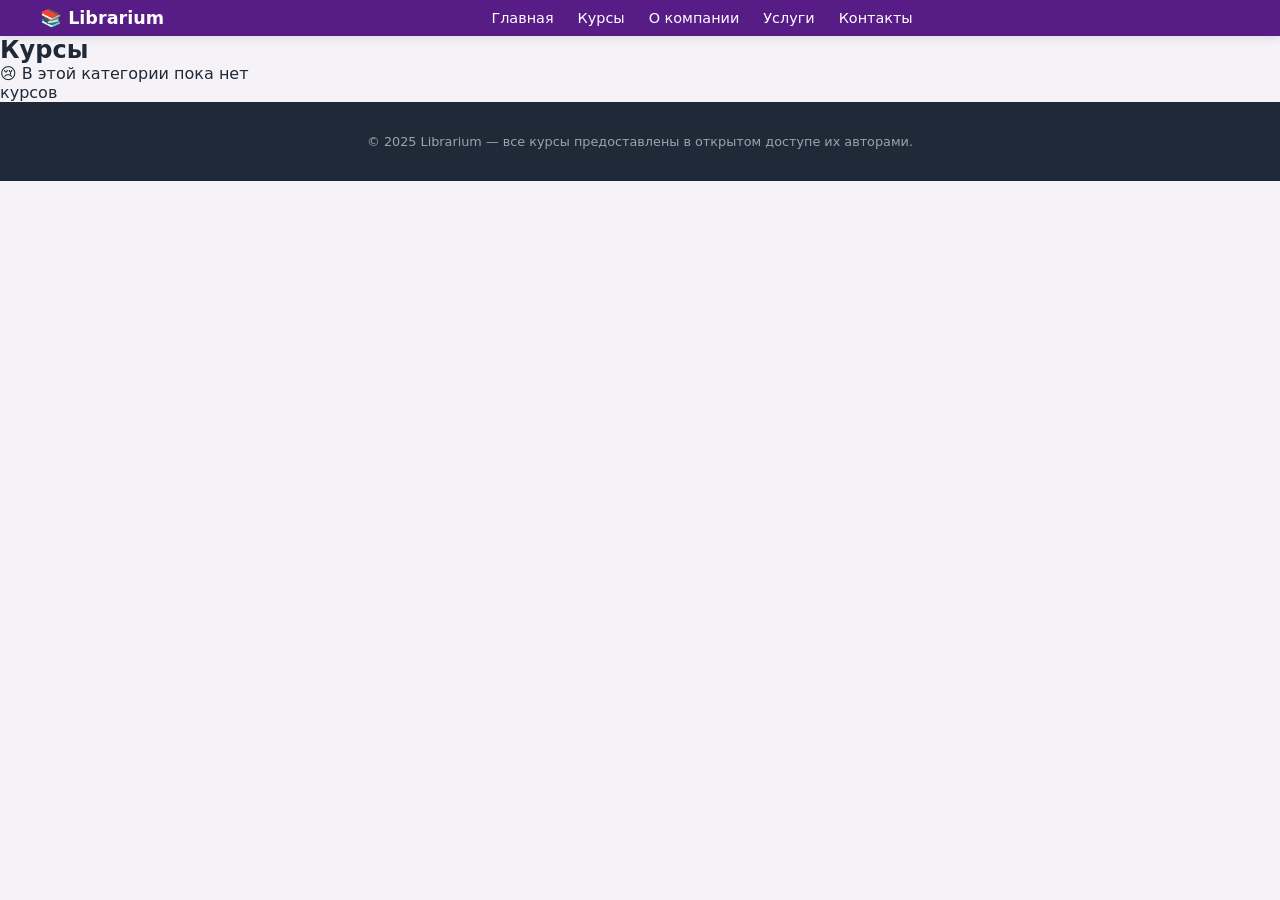
<file: category.html>
<!DOCTYPE html>
<html lang="ru">
<head>
    <meta charset="UTF-8">
    <meta name="viewport" content="width=device-width, initial-scale=1.0">
    <title>Категория - Librarium</title>
    <link rel="stylesheet" href="style.css">
    <script src="https://accounts.google.com/gsi/client" async></script>
</head>
<body>

    <div class="top-bar" style="padding: 0.5rem 2rem;">
        <div class="top-bar-content">
            <div class="logo" style="font-size: 1.1rem;">📚 Librarium</div>
            <div class="top-nav">
                <a href="index.html">Главная</a>
                <a href="index.html#courses">Курсы</a>
                <a href="index.html#about">О компании</a>
                <a href="index.html#services">Услуги</a>
                <a href="index.html#contact">Контакты</a>
            </div>
            <div id="login-container">
                <div id="google-login-btn"></div>
            </div>
            <div id="user-info" style="display: none; align-items: center; gap: 10px;">
                <span id="user-name" style="cursor: pointer;" onclick="window.location.href='profile.html'"></span>
                <img id="user-avatar" width="28" height="28" style="border-radius: 50%; cursor: pointer;" onclick="window.location.href='profile.html'">
            </div>
        </div>
    </div>

    <section class="category-section">
        <div class="category-container">
            <h1 id="categoryTitle" class="category-title"></h1>
            <div id="categoryCourses" class="courses-grid"></div>
        </div>
    </section>

    <footer>
        <p>© 2025 Librarium — все курсы предоставлены в открытом доступе их авторами.</p>
    </footer>

    <script src="script.js"></script>
</body>
</html>
</file>
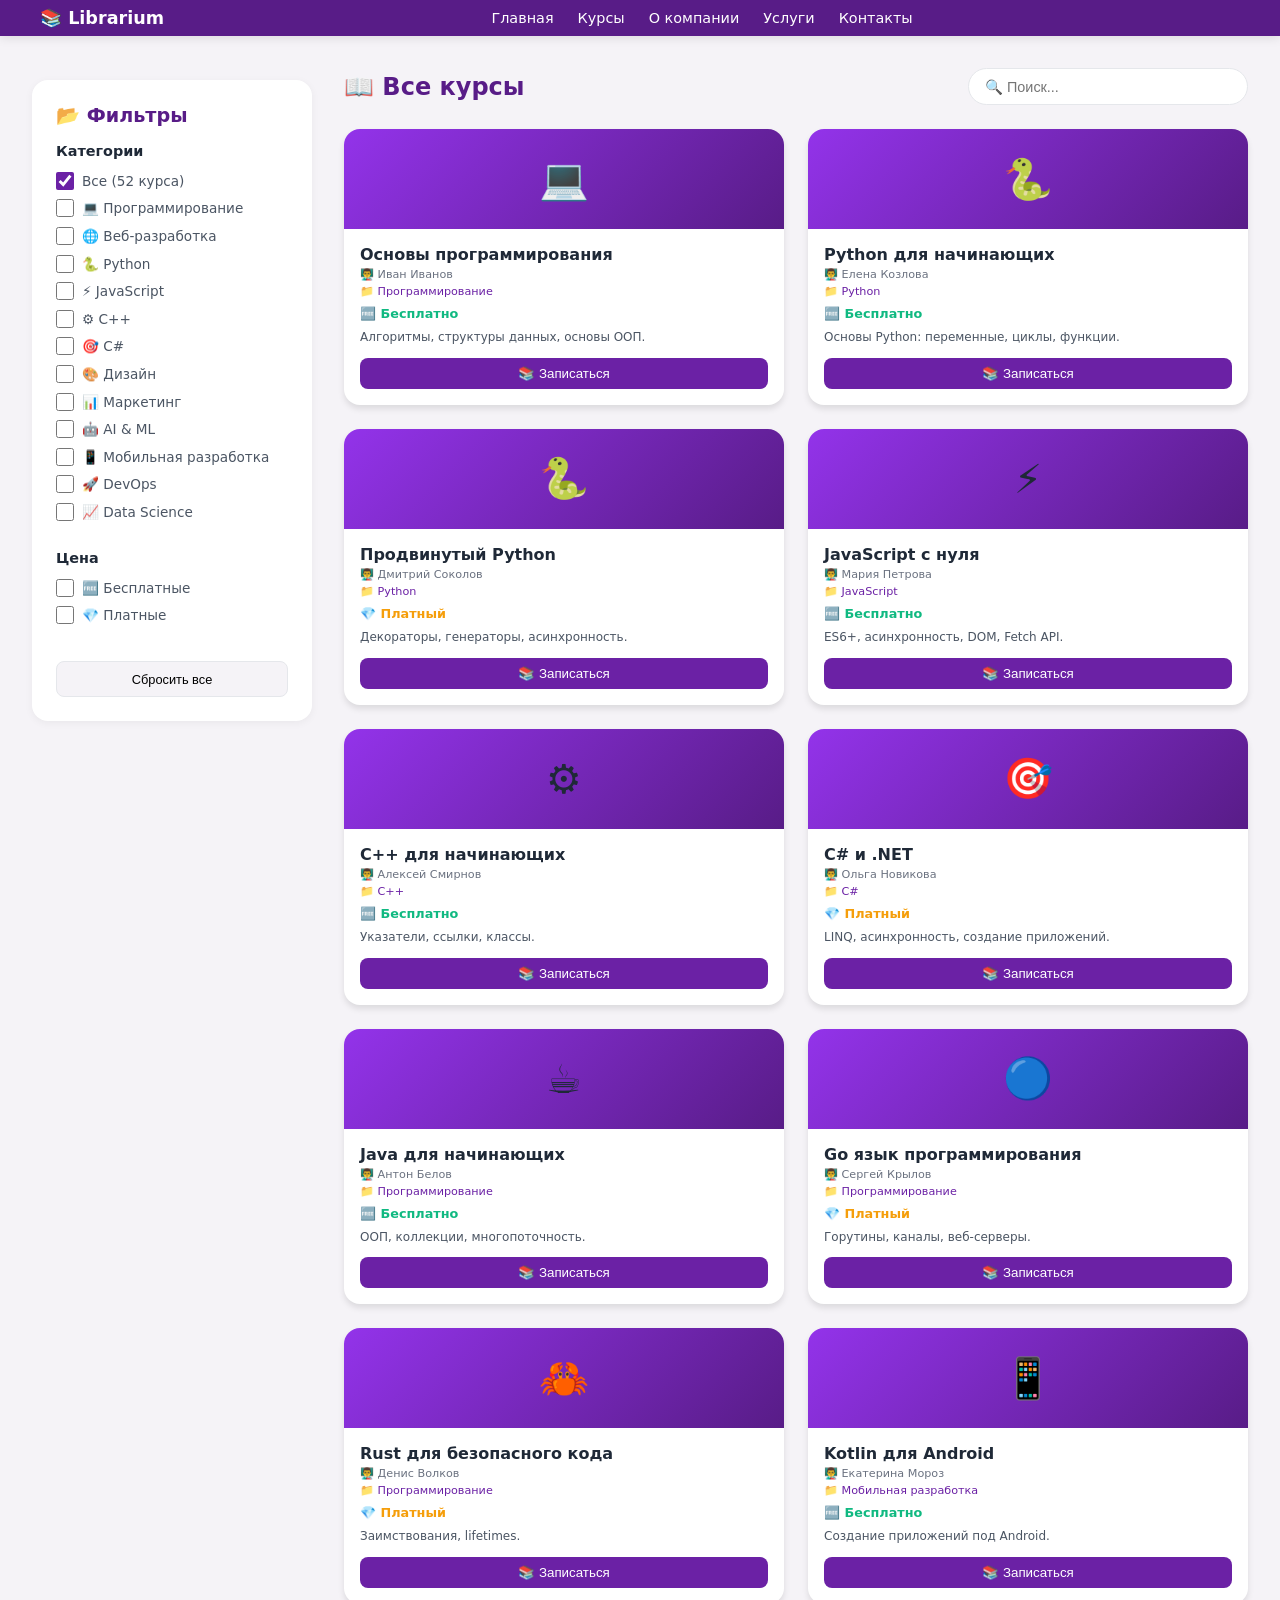
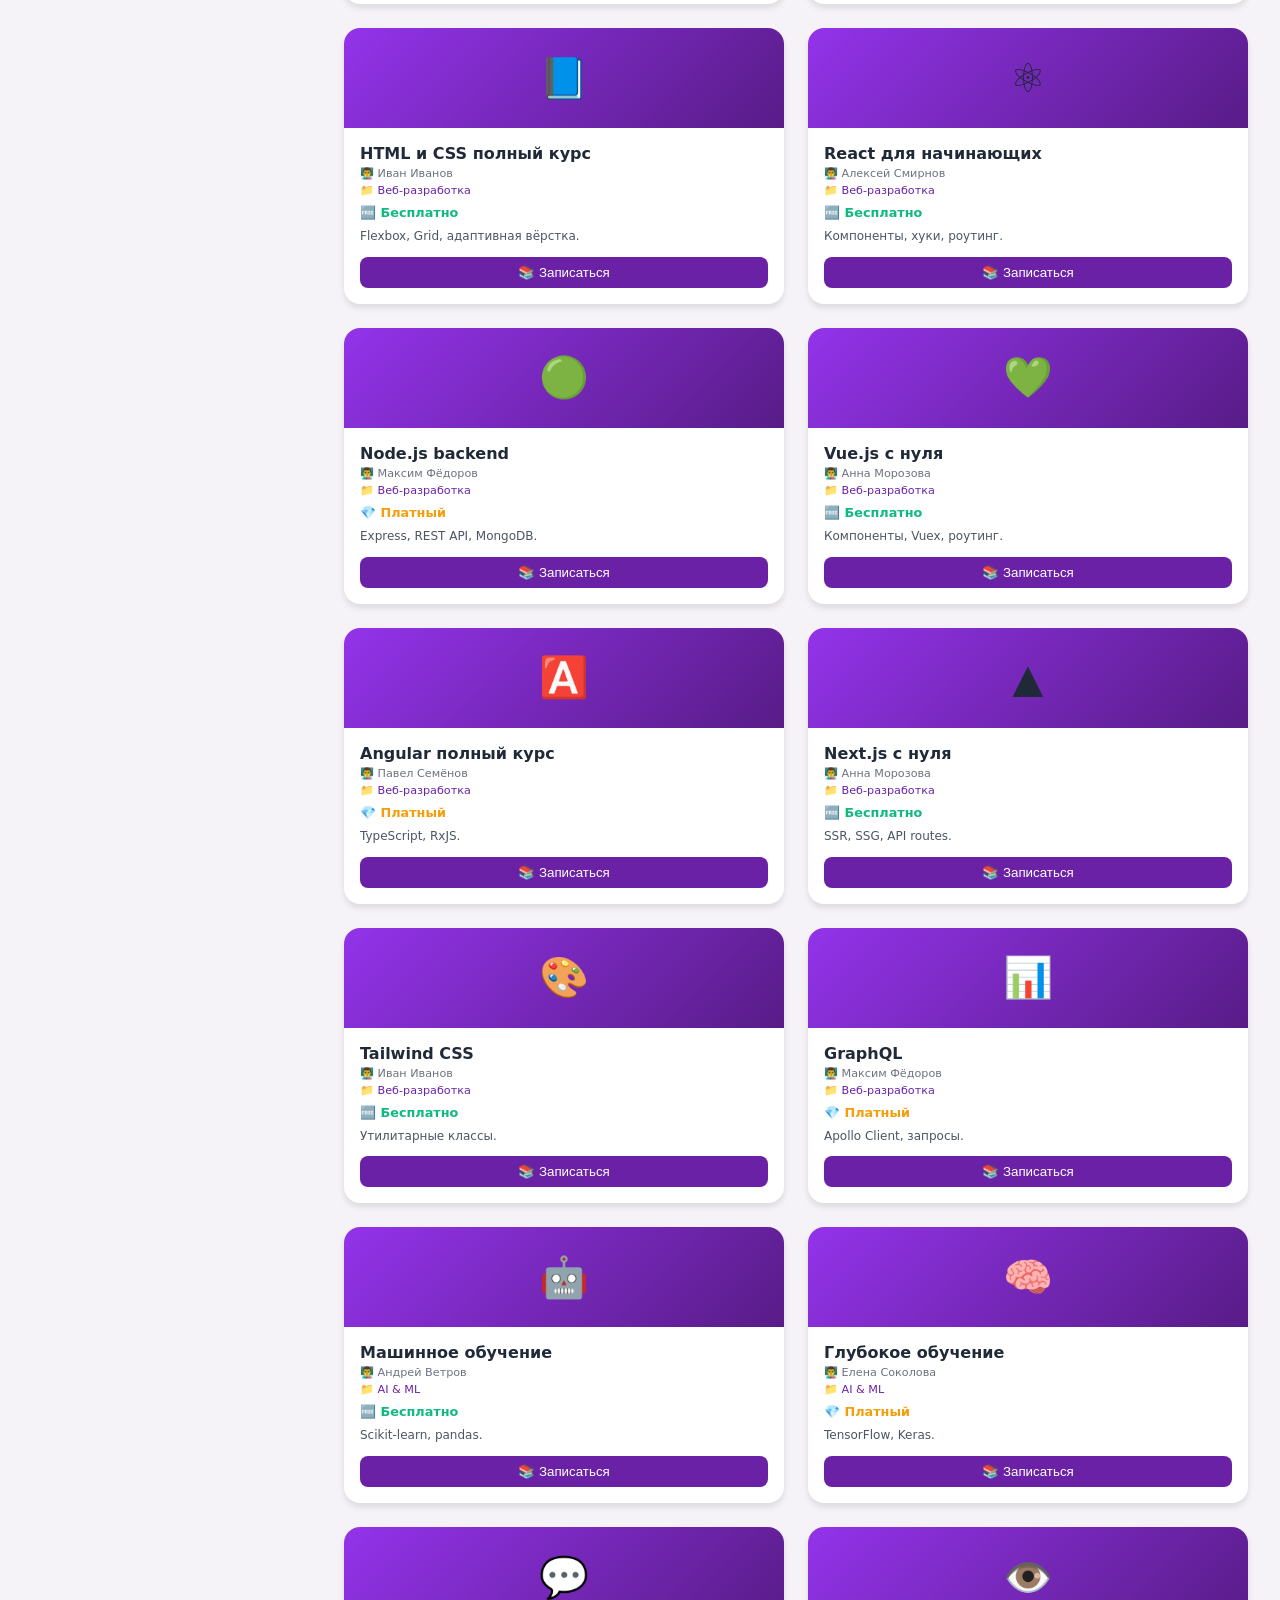
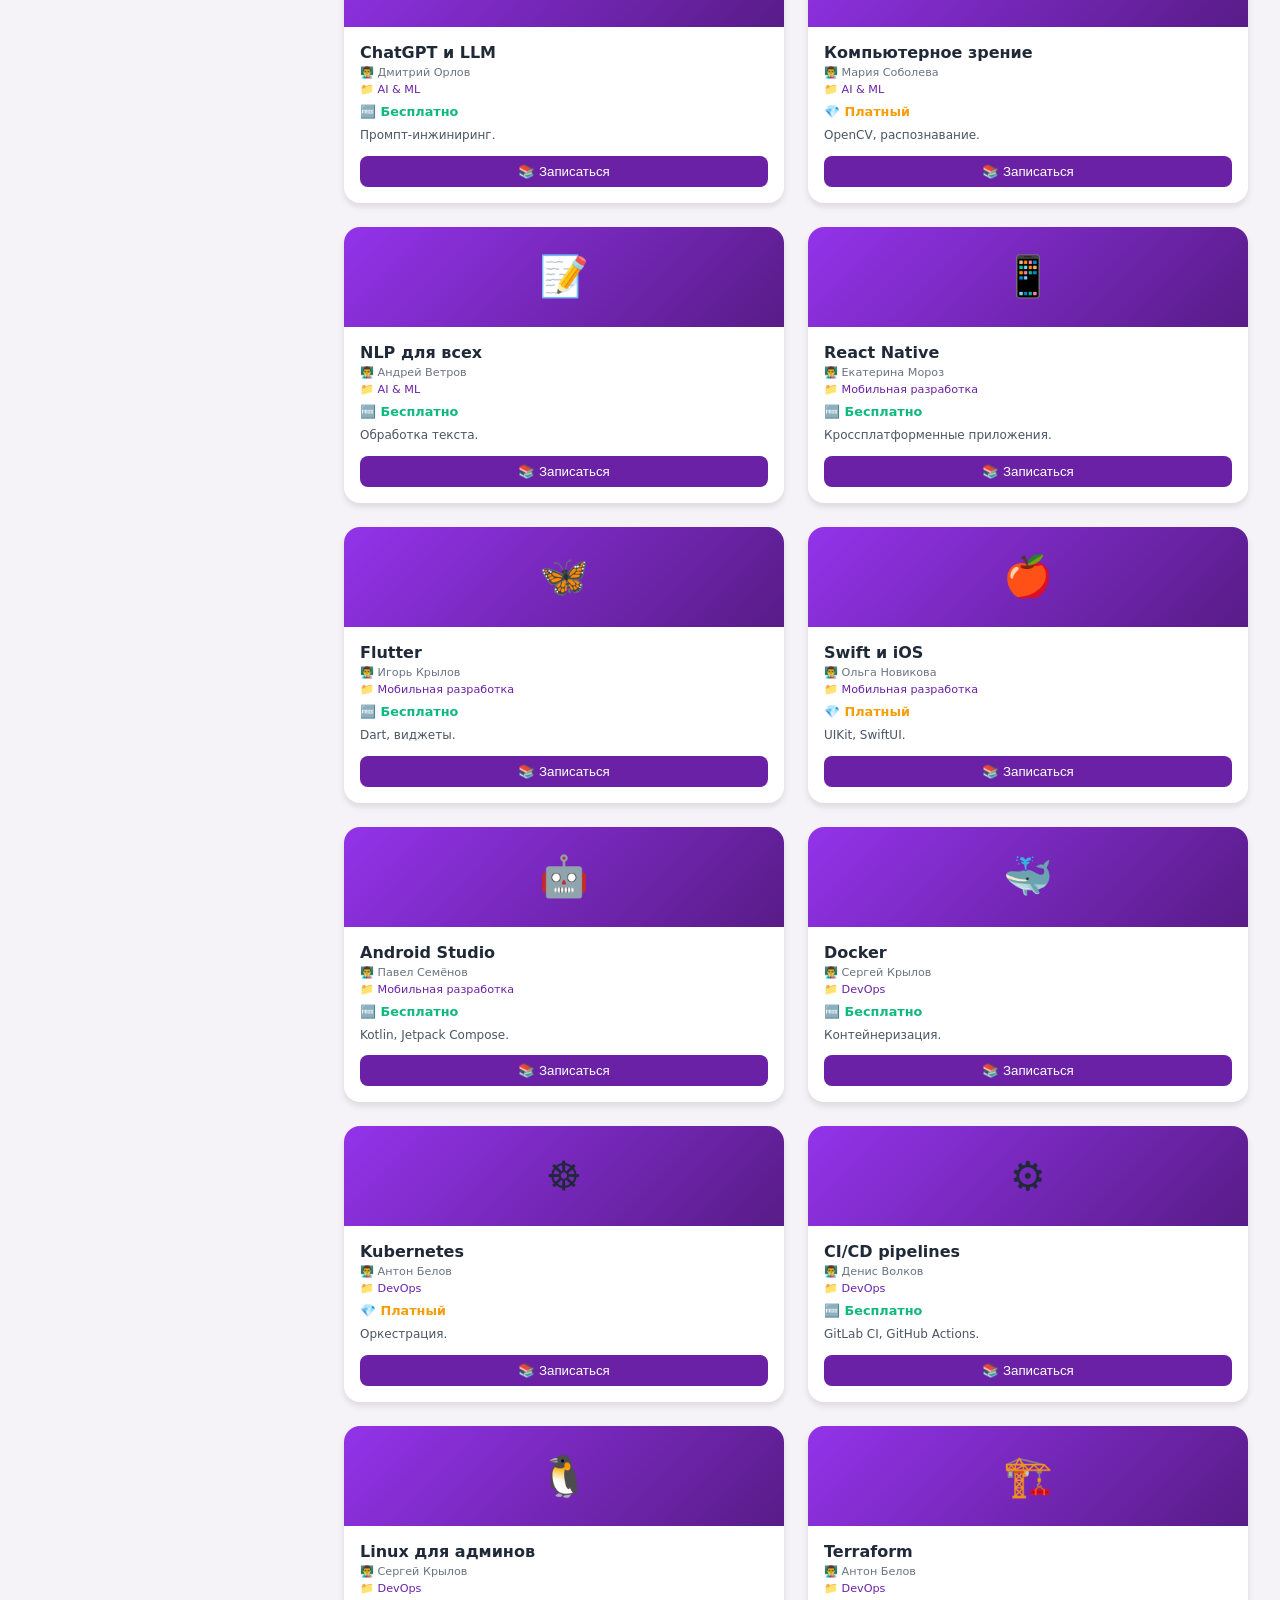
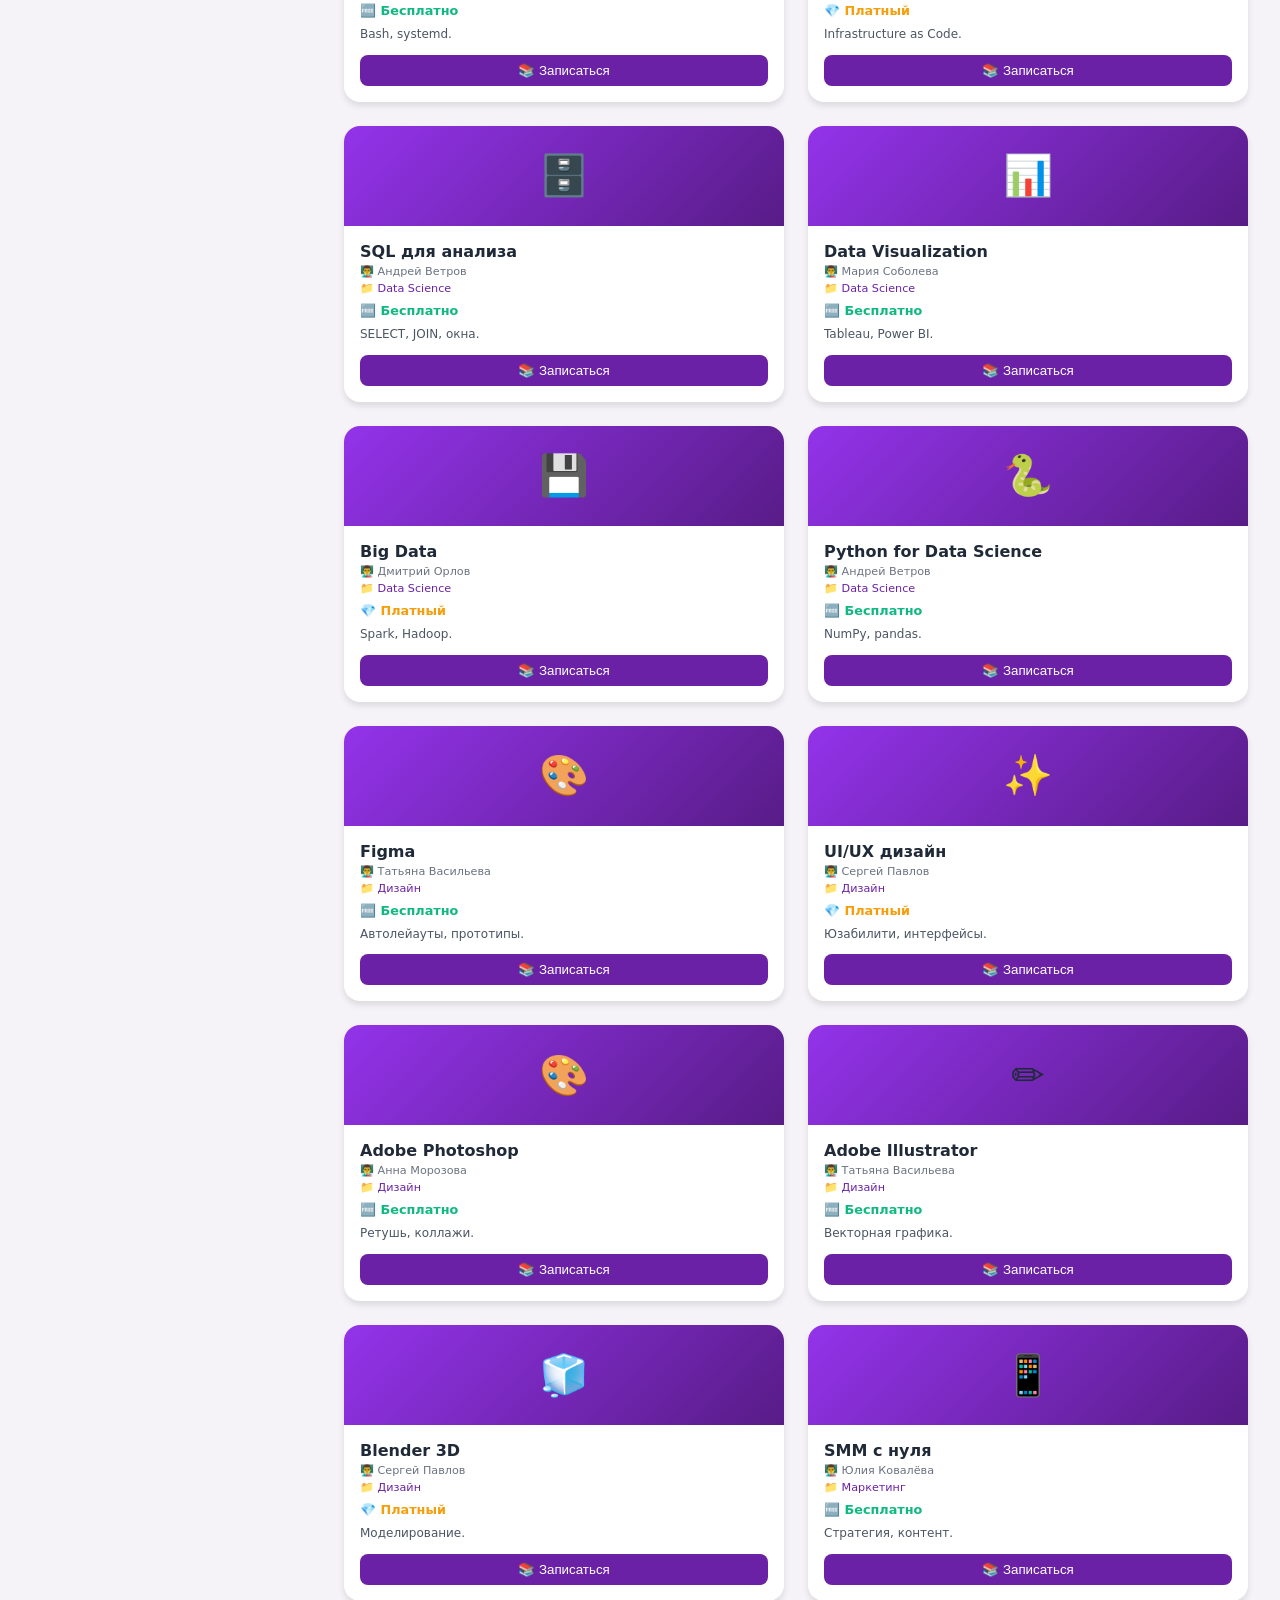
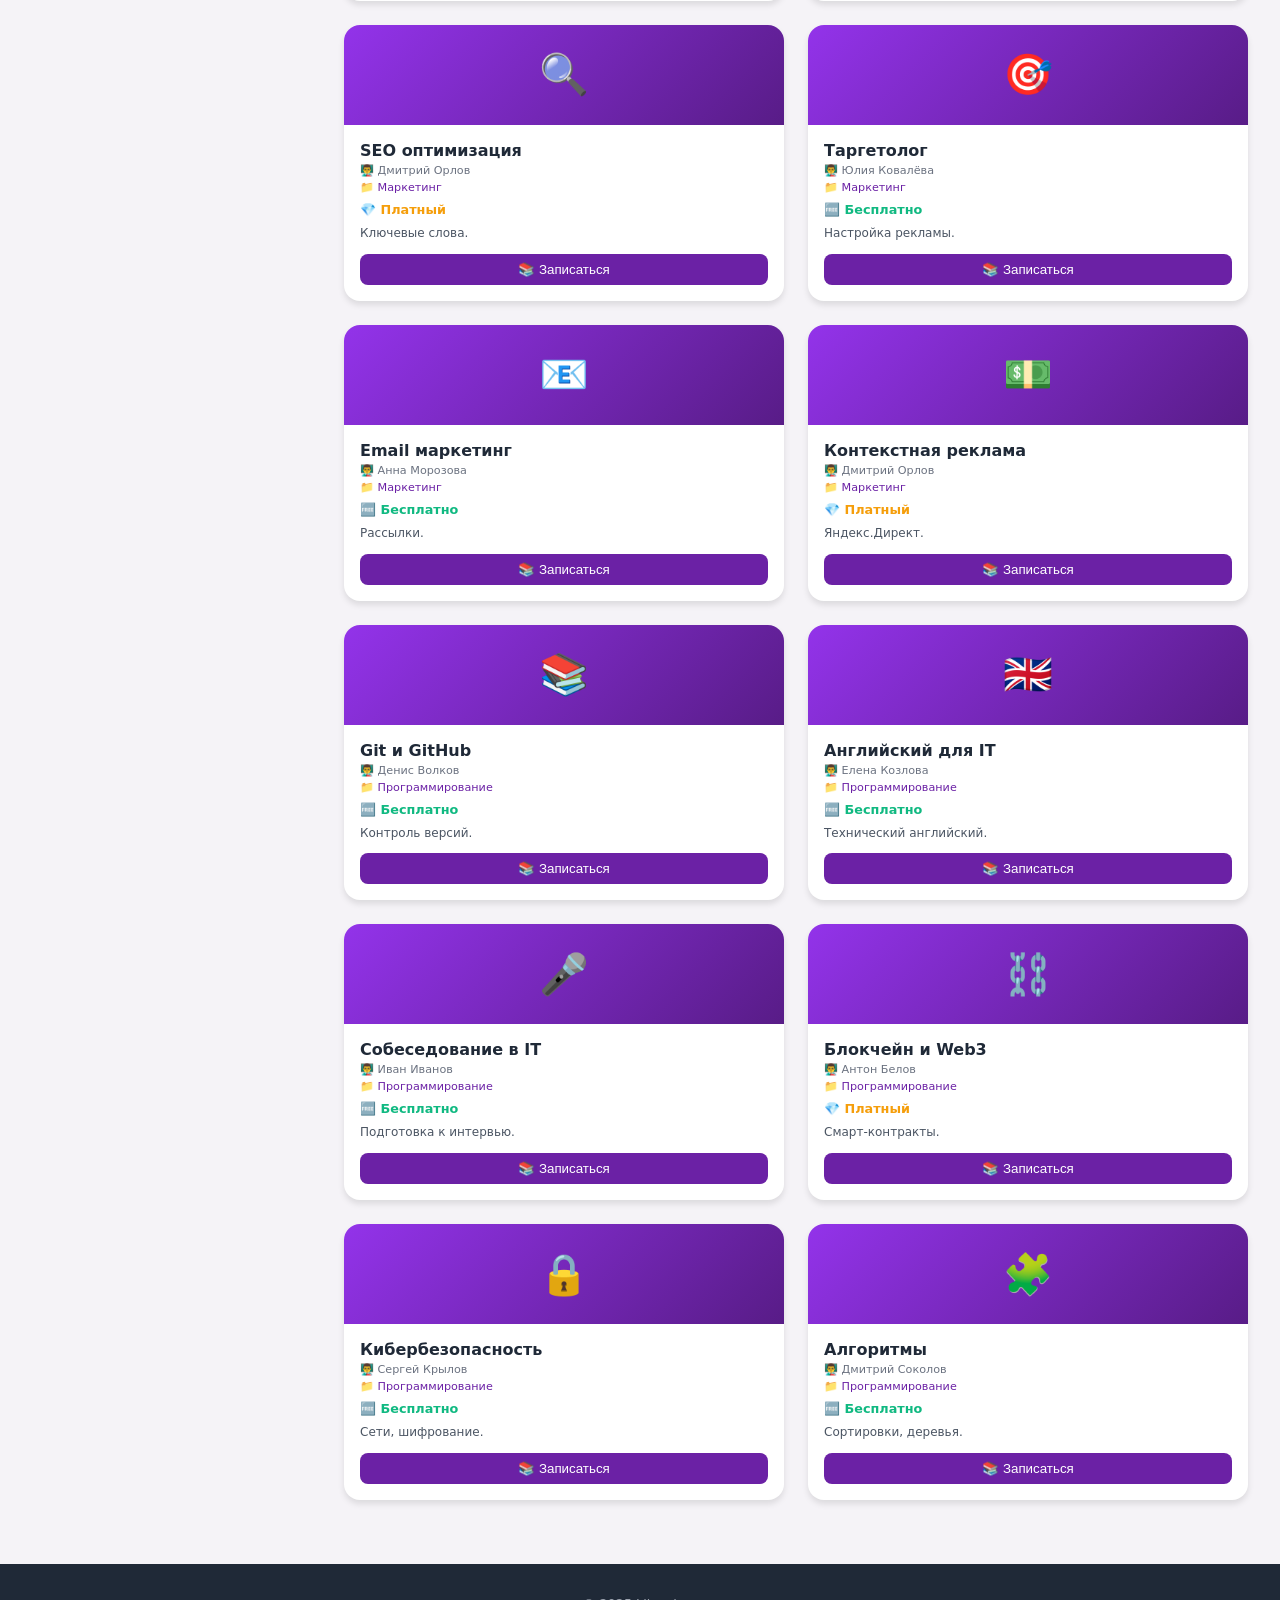
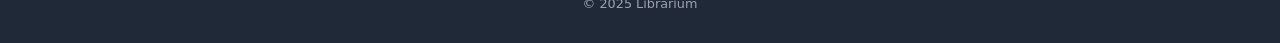
<file: courses.html>
<!DOCTYPE html>
<html lang="ru">
<head>
    <meta charset="UTF-8">
    <title>Все курсы — Librarium</title>
    <link rel="stylesheet" href="style.css">
    <script src="https://accounts.google.com/gsi/client" async></script>
    <style>
        .courses-page {
            display: flex;
            max-width: 1400px;
            margin: 0 auto;
            padding: 2rem;
            gap: 2rem;
            min-height: 80vh;
        }
        .courses-sidebar {
            width: 280px;
            flex-shrink: 0;
            background: white;
            border-radius: 1rem;
            padding: 1.5rem;
            box-shadow: 0 2px 8px rgba(0,0,0,0.05);
            position: sticky;
            top: 80px;
            height: fit-content;
        }
        .courses-sidebar h3 {
            margin-bottom: 1rem;
            color: #581c87;
        }
        .filter-group {
            margin-bottom: 1.5rem;
        }
        .filter-group h4 {
            margin-bottom: 0.5rem;
            color: #1f2937;
        }
        .filter-checkbox {
            display: flex;
            align-items: center;
            gap: 0.5rem;
            padding: 0.3rem 0;
            cursor: pointer;
            font-size: 0.85rem;
        }
        .filter-checkbox input {
            width: 18px;
            height: 18px;
            cursor: pointer;
            accent-color: #6b21a5;
        }
        .reset-filters-btn {
            width: 100%;
            background: #f5f3f7;
            border: 1px solid #e5e7eb;
            padding: 0.6rem;
            border-radius: 0.5rem;
            cursor: pointer;
            margin-top: 0.5rem;
        }
        .courses-content {
            flex: 1;
        }
        .courses-header {
            display: flex;
            justify-content: space-between;
            align-items: center;
            margin-bottom: 1.5rem;
            flex-wrap: wrap;
            gap: 1rem;
        }
        .courses-header h2 {
            color: #581c87;
        }
        .search-mini {
            width: 280px;
        }
        .search-mini input {
            width: 100%;
            padding: 0.6rem 1rem;
            border: 1px solid #e5e7eb;
            border-radius: 2rem;
            outline: none;
        }
        .courses-grid {
            display: grid;
            grid-template-columns: repeat(auto-fill, minmax(300px, 1fr));
            gap: 1.5rem;
        }
        .course-card {
            background: white;
            border-radius: 1rem;
            overflow: hidden;
            box-shadow: 0 4px 6px rgba(0,0,0,0.1);
        }
        .course-image {
            height: 100px;
            background: linear-gradient(135deg, #9333ea, #581c87);
            display: flex;
            align-items: center;
            justify-content: center;
            font-size: 2.5rem;
        }
        .course-content {
            padding: 1rem;
        }
        .course-title {
            font-size: 1rem;
            margin-bottom: 0.25rem;
        }
        .course-author {
            font-size: 0.7rem;
            color: #6b7280;
        }
        .course-category {
            font-size: 0.7rem;
            color: #6b21a5;
            margin: 0.25rem 0;
        }
        .course-price {
            font-size: 0.8rem;
            font-weight: bold;
            margin: 0.5rem 0;
        }
        .price-free-tag { color: #10b981; }
        .price-paid-tag { color: #f59e0b; }
        .course-description {
            font-size: 0.75rem;
            color: #4b5563;
            margin-bottom: 0.75rem;
        }
        .btn-subscribe {
            background: #6b21a5;
            color: white;
            border: none;
            padding: 0.5rem;
            border-radius: 0.5rem;
            cursor: pointer;
            width: 100%;
        }
        .btn-subscribed {
            background: #10b981;
        }
        .unsubscribe-btn {
            background: #ef4444;
            margin-top: 0.5rem;
        }
        .empty-courses-message {
            text-align: center;
            padding: 3rem;
            background: white;
            border-radius: 1rem;
        }
        @media (max-width: 768px) {
            .courses-page { flex-direction: column; }
            .courses-sidebar { width: 100%; position: static; }
        }
    </style>
</head>
<body>
    <div class="top-bar" style="padding: 0.5rem 2rem;">
        <div class="top-bar-content">
            <div class="logo" style="font-size: 1.1rem;">📚 Librarium</div>
            <div class="top-nav">
                <a href="index.html">Главная</a>
                <a href="courses.html">Курсы</a>
                <a href="index.html#about">О компании</a>
                <a href="index.html#services">Услуги</a>
                <a href="index.html#contact">Контакты</a>
            </div>
            <div style="display: flex; align-items: center; gap: 15px;">
                <div id="login-container">
                    <div id="google-login-btn"></div>
                </div>
                <div id="user-info" style="display: none; align-items: center; gap: 10px;">
                    <span id="user-name" style="color: white; cursor: pointer;" onclick="window.location.href='profile.html'"></span>
                    <img id="user-avatar" width="32" height="32" style="border-radius: 50%; cursor: pointer;" onclick="window.location.href='profile.html'">
                </div>
            </div>
        </div>
    </div>

    <div class="courses-page">
        <div class="courses-sidebar">
            <h3>📂 Фильтры</h3>
            <div class="filter-group">
                <h4>Категории</h4>
                <label class="filter-checkbox"><input type="checkbox" data-category="all" checked> Все (52 курса)</label>
                <label class="filter-checkbox"><input type="checkbox" data-category="programming"> 💻 Программирование</label>
                <label class="filter-checkbox"><input type="checkbox" data-category="web"> 🌐 Веб-разработка</label>
                <label class="filter-checkbox"><input type="checkbox" data-category="python"> 🐍 Python</label>
                <label class="filter-checkbox"><input type="checkbox" data-category="js"> ⚡ JavaScript</label>
                <label class="filter-checkbox"><input type="checkbox" data-category="cpp"> ⚙️ C++</label>
                <label class="filter-checkbox"><input type="checkbox" data-category="csharp"> 🎯 C#</label>
                <label class="filter-checkbox"><input type="checkbox" data-category="design"> 🎨 Дизайн</label>
                <label class="filter-checkbox"><input type="checkbox" data-category="marketing"> 📊 Маркетинг</label>
                <label class="filter-checkbox"><input type="checkbox" data-category="ai"> 🤖 AI & ML</label>
                <label class="filter-checkbox"><input type="checkbox" data-category="mobile"> 📱 Мобильная разработка</label>
                <label class="filter-checkbox"><input type="checkbox" data-category="devops"> 🚀 DevOps</label>
                <label class="filter-checkbox"><input type="checkbox" data-category="data"> 📈 Data Science</label>
            </div>
            <div class="filter-group">
                <h4>Цена</h4>
                <label class="filter-checkbox"><input type="checkbox" data-price="free"> 🆓 Бесплатные</label>
                <label class="filter-checkbox"><input type="checkbox" data-price="paid"> 💎 Платные</label>
            </div>
            <button id="resetFiltersBtn" class="reset-filters-btn">Сбросить все</button>
        </div>
        <div class="courses-content">
            <div class="courses-header">
                <h2>📖 Все курсы</h2>
                <div class="search-mini">
                    <input type="text" id="coursesSearchInput" placeholder="🔍 Поиск...">
                </div>
            </div>
            <div id="allCoursesContainer" class="courses-grid"></div>
        </div>
    </div>

    <footer style="background: #1f2937; color: #9ca3af; text-align: center; padding: 2rem; margin-top: 2rem;">
        <p>© 2025 Librarium</p>
    </footer>

    <script>
        // ВСЕ КУРСЫ (52 штуки)
        const courses = [
            { id: 1, title: "Основы программирования", author: "Иван Иванов", description: "Алгоритмы, структуры данных, основы ООП.", icon: "💻", category: "programming", price: "free" },
            { id: 2, title: "Python для начинающих", author: "Елена Козлова", description: "Основы Python: переменные, циклы, функции.", icon: "🐍", category: "python", price: "free" },
            { id: 3, title: "Продвинутый Python", author: "Дмитрий Соколов", description: "Декораторы, генераторы, асинхронность.", icon: "🐍", category: "python", price: "paid" },
            { id: 4, title: "JavaScript с нуля", author: "Мария Петрова", description: "ES6+, асинхронность, DOM, Fetch API.", icon: "⚡", category: "js", price: "free" },
            { id: 5, title: "C++ для начинающих", author: "Алексей Смирнов", description: "Указатели, ссылки, классы.", icon: "⚙️", category: "cpp", price: "free" },
            { id: 6, title: "C# и .NET", author: "Ольга Новикова", description: "LINQ, асинхронность, создание приложений.", icon: "🎯", category: "csharp", price: "paid" },
            { id: 7, title: "Java для начинающих", author: "Антон Белов", description: "ООП, коллекции, многопоточность.", icon: "☕", category: "programming", price: "free" },
            { id: 8, title: "Go язык программирования", author: "Сергей Крылов", description: "Горутины, каналы, веб-серверы.", icon: "🔵", category: "programming", price: "paid" },
            { id: 9, title: "Rust для безопасного кода", author: "Денис Волков", description: "Заимствования, lifetimes.", icon: "🦀", category: "programming", price: "paid" },
            { id: 10, title: "Kotlin для Android", author: "Екатерина Мороз", description: "Создание приложений под Android.", icon: "📱", category: "mobile", price: "free" },
            { id: 11, title: "HTML и CSS полный курс", author: "Иван Иванов", description: "Flexbox, Grid, адаптивная вёрстка.", icon: "📘", category: "web", price: "free" },
            { id: 12, title: "React для начинающих", author: "Алексей Смирнов", description: "Компоненты, хуки, роутинг.", icon: "⚛️", category: "web", price: "free" },
            { id: 13, title: "Node.js backend", author: "Максим Фёдоров", description: "Express, REST API, MongoDB.", icon: "🟢", category: "web", price: "paid" },
            { id: 14, title: "Vue.js с нуля", author: "Анна Морозова", description: "Компоненты, Vuex, роутинг.", icon: "💚", category: "web", price: "free" },
            { id: 15, title: "Angular полный курс", author: "Павел Семёнов", description: "TypeScript, RxJS.", icon: "🅰️", category: "web", price: "paid" },
            { id: 16, title: "Next.js с нуля", author: "Анна Морозова", description: "SSR, SSG, API routes.", icon: "▲", category: "web", price: "free" },
            { id: 17, title: "Tailwind CSS", author: "Иван Иванов", description: "Утилитарные классы.", icon: "🎨", category: "web", price: "free" },
            { id: 18, title: "GraphQL", author: "Максим Фёдоров", description: "Apollo Client, запросы.", icon: "📊", category: "web", price: "paid" },
            { id: 19, title: "Машинное обучение", author: "Андрей Ветров", description: "Scikit-learn, pandas.", icon: "🤖", category: "ai", price: "free" },
            { id: 20, title: "Глубокое обучение", author: "Елена Соколова", description: "TensorFlow, Keras.", icon: "🧠", category: "ai", price: "paid" },
            { id: 21, title: "ChatGPT и LLM", author: "Дмитрий Орлов", description: "Промпт-инжиниринг.", icon: "💬", category: "ai", price: "free" },
            { id: 22, title: "Компьютерное зрение", author: "Мария Соболева", description: "OpenCV, распознавание.", icon: "👁️", category: "ai", price: "paid" },
            { id: 23, title: "NLP для всех", author: "Андрей Ветров", description: "Обработка текста.", icon: "📝", category: "ai", price: "free" },
            { id: 24, title: "React Native", author: "Екатерина Мороз", description: "Кроссплатформенные приложения.", icon: "📱", category: "mobile", price: "free" },
            { id: 25, title: "Flutter", author: "Игорь Крылов", description: "Dart, виджеты.", icon: "🦋", category: "mobile", price: "free" },
            { id: 26, title: "Swift и iOS", author: "Ольга Новикова", description: "UIKit, SwiftUI.", icon: "🍎", category: "mobile", price: "paid" },
            { id: 27, title: "Android Studio", author: "Павел Семёнов", description: "Kotlin, Jetpack Compose.", icon: "🤖", category: "mobile", price: "free" },
            { id: 28, title: "Docker", author: "Сергей Крылов", description: "Контейнеризация.", icon: "🐳", category: "devops", price: "free" },
            { id: 29, title: "Kubernetes", author: "Антон Белов", description: "Оркестрация.", icon: "☸️", category: "devops", price: "paid" },
            { id: 30, title: "CI/CD pipelines", author: "Денис Волков", description: "GitLab CI, GitHub Actions.", icon: "⚙️", category: "devops", price: "free" },
            { id: 31, title: "Linux для админов", author: "Сергей Крылов", description: "Bash, systemd.", icon: "🐧", category: "devops", price: "free" },
            { id: 32, title: "Terraform", author: "Антон Белов", description: "Infrastructure as Code.", icon: "🏗️", category: "devops", price: "paid" },
            { id: 33, title: "SQL для анализа", author: "Андрей Ветров", description: "SELECT, JOIN, окна.", icon: "🗄️", category: "data", price: "free" },
            { id: 34, title: "Data Visualization", author: "Мария Соболева", description: "Tableau, Power BI.", icon: "📊", category: "data", price: "free" },
            { id: 35, title: "Big Data", author: "Дмитрий Орлов", description: "Spark, Hadoop.", icon: "💾", category: "data", price: "paid" },
            { id: 36, title: "Python for Data Science", author: "Андрей Ветров", description: "NumPy, pandas.", icon: "🐍", category: "data", price: "free" },
            { id: 37, title: "Figma", author: "Татьяна Васильева", description: "Автолейауты, прототипы.", icon: "🎨", category: "design", price: "free" },
            { id: 38, title: "UI/UX дизайн", author: "Сергей Павлов", description: "Юзабилити, интерфейсы.", icon: "✨", category: "design", price: "paid" },
            { id: 39, title: "Adobe Photoshop", author: "Анна Морозова", description: "Ретушь, коллажи.", icon: "🎨", category: "design", price: "free" },
            { id: 40, title: "Adobe Illustrator", author: "Татьяна Васильева", description: "Векторная графика.", icon: "✏️", category: "design", price: "free" },
            { id: 41, title: "Blender 3D", author: "Сергей Павлов", description: "Моделирование.", icon: "🧊", category: "design", price: "paid" },
            { id: 42, title: "SMM с нуля", author: "Юлия Ковалёва", description: "Стратегия, контент.", icon: "📱", category: "marketing", price: "free" },
            { id: 43, title: "SEO оптимизация", author: "Дмитрий Орлов", description: "Ключевые слова.", icon: "🔍", category: "marketing", price: "paid" },
            { id: 44, title: "Таргетолог", author: "Юлия Ковалёва", description: "Настройка рекламы.", icon: "🎯", category: "marketing", price: "free" },
            { id: 45, title: "Email маркетинг", author: "Анна Морозова", description: "Рассылки.", icon: "📧", category: "marketing", price: "free" },
            { id: 46, title: "Контекстная реклама", author: "Дмитрий Орлов", description: "Яндекс.Директ.", icon: "💵", category: "marketing", price: "paid" },
            { id: 47, title: "Git и GitHub", author: "Денис Волков", description: "Контроль версий.", icon: "📚", category: "programming", price: "free" },
            { id: 48, title: "Английский для IT", author: "Елена Козлова", description: "Технический английский.", icon: "🇬🇧", category: "programming", price: "free" },
            { id: 49, title: "Собеседование в IT", author: "Иван Иванов", description: "Подготовка к интервью.", icon: "🎤", category: "programming", price: "free" },
            { id: 50, title: "Блокчейн и Web3", author: "Антон Белов", description: "Смарт-контракты.", icon: "⛓️", category: "programming", price: "paid" },
            { id: 51, title: "Кибербезопасность", author: "Сергей Крылов", description: "Сети, шифрование.", icon: "🔒", category: "programming", price: "free" },
            { id: 52, title: "Алгоритмы", author: "Дмитрий Соколов", description: "Сортировки, деревья.", icon: "🧩", category: "programming", price: "free" }
        ];

        function getSubscribed() { return JSON.parse(localStorage.getItem("subscribedCourses") || "[]"); }
        function saveSubscribed(subs) { localStorage.setItem("subscribedCourses", JSON.stringify(subs)); }
        function isSubscribed(id) { return getSubscribed().includes(id); }
        function subscribeToCourse(id) {
            let subs = getSubscribed();
            if (!subs.includes(id)) subs.push(id);
            else subs = subs.filter(i => i !== id);
            saveSubscribed(subs);
            renderAllCourses();
        }
        function getCategoryName(cat) {
            const names = { programming:"Программирование", web:"Веб-разработка", python:"Python", js:"JavaScript", cpp:"C++", csharp:"C#", design:"Дизайн", marketing:"Маркетинг", ai:"AI & ML", mobile:"Мобильная разработка", devops:"DevOps", data:"Data Science" };
            return names[cat] || cat;
        }
        function renderAllCourses() {
            const container = document.getElementById("allCoursesContainer");
            if (!container) return;
            let filtered = [...courses];
            const selectedCats = [], selectedPrices = [];
            document.querySelectorAll('[data-category]').forEach(cb => { if(cb.checked && cb.dataset.category !== "all") selectedCats.push(cb.dataset.category); });
            document.querySelectorAll('[data-price]').forEach(cb => { if(cb.checked) selectedPrices.push(cb.dataset.price); });
            if(selectedCats.length) filtered = filtered.filter(c => selectedCats.includes(c.category));
            if(selectedPrices.length) filtered = filtered.filter(c => selectedPrices.includes(c.price));
            const search = document.getElementById("coursesSearchInput");
            if(search && search.value.trim()) {
                const term = search.value.toLowerCase();
                filtered = filtered.filter(c => c.title.toLowerCase().includes(term));
            }
            if(filtered.length === 0) { container.innerHTML = `<div class="empty-courses-message">😢 Курсов не найдено</div>`; return; }
            container.innerHTML = filtered.map(c => `
                <div class="course-card">
                    <div class="course-image">${c.icon}</div>
                    <div class="course-content">
                        <h3 class="course-title">${c.title}</h3>
                        <div class="course-author">👨‍🏫 ${c.author}</div>
                        <div class="course-category">📁 ${getCategoryName(c.category)}</div>
                        <div class="course-price ${c.price === 'free' ? 'price-free-tag' : 'price-paid-tag'}">${c.price === 'free' ? '🆓 Бесплатно' : '💎 Платный'}</div>
                        <p class="course-description">${c.description}</p>
                        <button class="btn-subscribe ${isSubscribed(c.id) ? 'btn-subscribed' : ''}" onclick="subscribeToCourse(${c.id})">${isSubscribed(c.id) ? '✓ Записан' : '📚 Записаться'}</button>
                        ${isSubscribed(c.id) ? `<button class="btn-subscribe unsubscribe-btn" onclick="subscribeToCourse(${c.id})">❌ Отписаться</button>` : ''}
                    </div>
                </div>
            `).join("");
        }
        function setupFilters() {
            document.querySelectorAll('.filter-checkbox input').forEach(cb => cb.addEventListener('change', () => renderAllCourses()));
            document.getElementById("resetFiltersBtn")?.addEventListener('click', () => {
                document.querySelectorAll('.filter-checkbox input').forEach(cb => cb.checked = false);
                document.querySelector('[data-category="all"]').checked = true;
                const search = document.getElementById("coursesSearchInput");
                if(search) search.value = '';
                renderAllCourses();
            });
            document.getElementById("coursesSearchInput")?.addEventListener('input', () => renderAllCourses());
            renderAllCourses();
        }
        // Google Auth
        const GOOGLE_CLIENT_ID = "258425274420-02l9je5d15qkmsr45sa42cq54nn5dub4.apps.googleusercontent.com";
        function parseJwt(t) { let b=t.split('.')[1]; return JSON.parse(atob(b.replace(/-/g,'+').replace(/_/g,'/'))); }
        function updateUI(u) {
            const loginDiv=document.getElementById("login-container"), userDiv=document.getElementById("user-info");
            if(loginDiv&&userDiv){ loginDiv.style.display="none"; userDiv.style.display="flex"; }
            const nameSpan=document.getElementById("user-name"), avatar=document.getElementById("user-avatar");
            if(nameSpan) nameSpan.textContent=u.name;
            if(avatar) avatar.src=u.picture;
        }
        function handleCredentialResponse(r) {
            const data=parseJwt(r.credential);
            localStorage.setItem("user",JSON.stringify({name:data.name,email:data.email,picture:data.picture,isLoggedIn:true}));
            updateUI(data);
        }
        function initGoogle() {
            if(typeof google==='undefined'){ setTimeout(initGoogle,100); return; }
            google.accounts.id.initialize({client_id:GOOGLE_CLIENT_ID,callback:handleCredentialResponse});
            const btn=document.getElementById("google-login-btn");
            if(btn) google.accounts.id.renderButton(btn,{theme:"outline",size:"large",text:"signin_with"});
            const user=JSON.parse(localStorage.getItem("user"));
            if(user&&user.isLoggedIn) updateUI(user);
        }
function applyFiltersFromUrl() {
    const urlParams = new URLSearchParams(window.location.search);
    const categoryFromUrl = urlParams.get('category');
    const priceFromUrl = urlParams.get('price');
    const searchFromUrl = urlParams.get('search');
    
    // Снимаем галочку "Все"
    const allCheckbox = document.querySelector('.filter-checkbox input[data-category="all"]');
    
    // Применяем категорию
    if (categoryFromUrl) {
        if (allCheckbox) allCheckbox.checked = false;
        const targetCheckbox = document.querySelector(`.filter-checkbox input[data-category="${categoryFromUrl}"]`);
        if (targetCheckbox) targetCheckbox.checked = true;
    }
    
    // Применяем фильтр по цене
    if (priceFromUrl) {
        if (allCheckbox && !categoryFromUrl) allCheckbox.checked = false;
        const priceCheckbox = document.querySelector(`.filter-checkbox input[data-price="${priceFromUrl}"]`);
        if (priceCheckbox) priceCheckbox.checked = true;
    }
    
    // Применяем поисковый запрос
    if (searchFromUrl) {
        const searchInput = document.getElementById("coursesSearchInput");
        if (searchInput) {
            searchInput.value = decodeURIComponent(searchFromUrl);
        }
    }
    
    renderAllCourses();
}
        document.addEventListener("DOMContentLoaded", () => { initGoogle(); setupFilters(); applyFiltersFromUrl(); });
    </script>
</body>
</html>
</file>
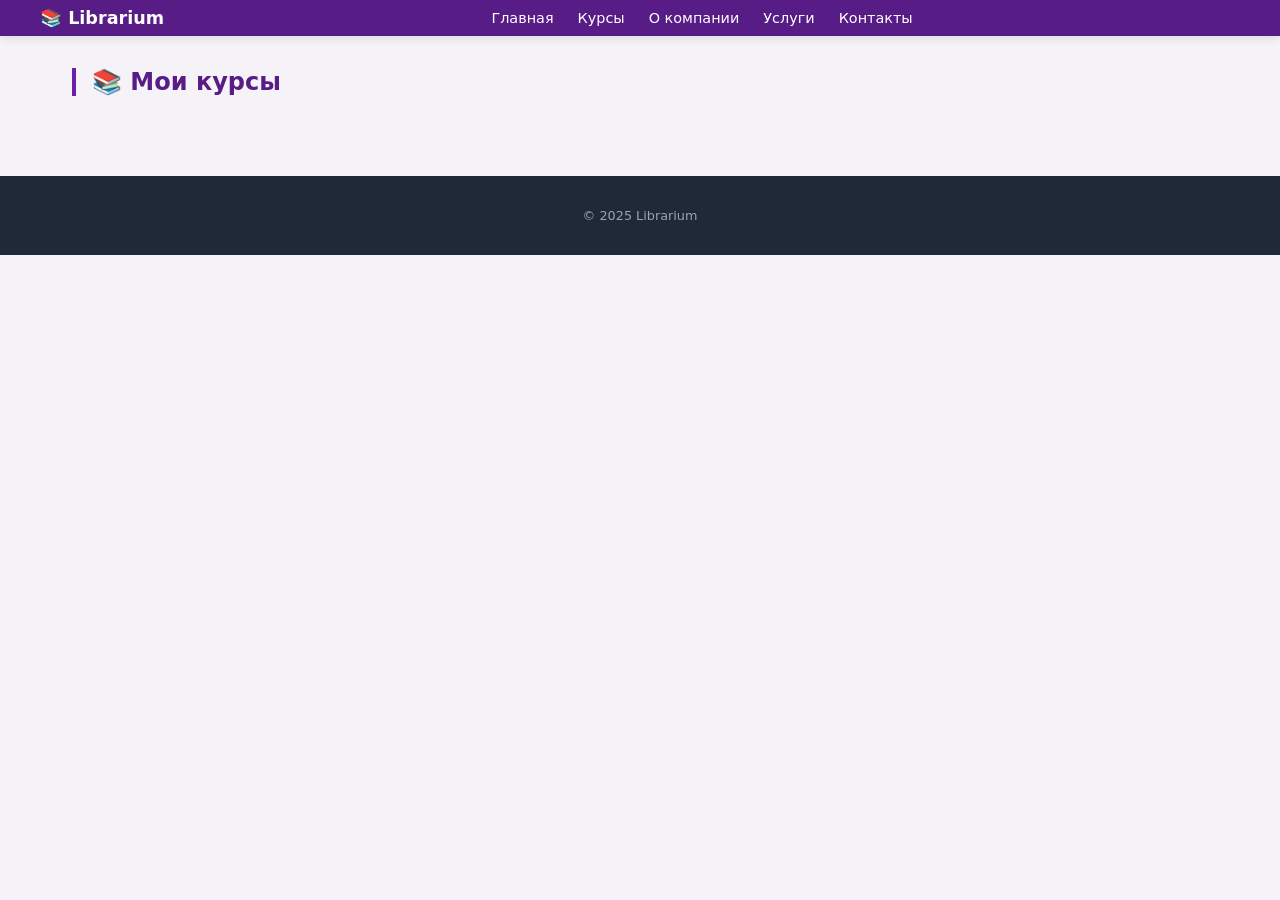
<file: profile.html>
<!DOCTYPE html>
<html lang="ru">
<head>
    <meta charset="UTF-8">
    <meta name="viewport" content="width=device-width, initial-scale=1.0">
    <title>Мой профиль — Librarium</title>
    <link rel="stylesheet" href="style.css">
    <script src="https://accounts.google.com/gsi/client" async></script>
    <style>
        .profile-container {
            max-width: 1200px;
            margin: 0 auto;
            padding: 2rem;
        }
        .profile-header {
            background: white;
            border-radius: 1rem;
            padding: 2rem;
            text-align: center;
            margin-bottom: 2rem;
            box-shadow: 0 2px 8px rgba(0,0,0,0.05);
        }
        .profile-avatar-large {
            width: 100px;
            height: 100px;
            border-radius: 50%;
            object-fit: cover;
            margin-bottom: 1rem;
        }
        .profile-name {
            font-size: 1.5rem;
            color: #581c87;
            margin-bottom: 0.25rem;
        }
        .profile-email {
            color: #6b7280;
            margin-bottom: 1rem;
        }
        .logout-btn-profile {
            background: #dc2626;
            color: white;
            border: none;
            padding: 0.5rem 1.5rem;
            border-radius: 0.5rem;
            cursor: pointer;
            font-size: 0.9rem;
        }
        .logout-btn-profile:hover {
            background: #b91c1c;
        }
        .my-courses-title {
            font-size: 1.5rem;
            color: #581c87;
            margin-bottom: 1rem;
            padding-left: 1rem;
            border-left: 4px solid #6b21a5;
        }
        .my-courses-grid {
            display: grid;
            grid-template-columns: 1fr;
            gap: 1rem;
        }
        .my-course-card {
            background: white;
            border-radius: 1rem;
            padding: 1rem;
            display: flex;
            align-items: center;
            gap: 1.5rem;
            box-shadow: 0 2px 8px rgba(0,0,0,0.05);
            transition: transform 0.2s;
        }
        .my-course-card:hover {
            transform: translateX(5px);
            box-shadow: 0 4px 12px rgba(0,0,0,0.1);
        }
        .my-course-icon {
            font-size: 2.5rem;
            min-width: 60px;
            text-align: center;
        }
        .my-course-info {
            flex: 1;
        }
        .my-course-title {
            font-size: 1.1rem;
            font-weight: 600;
            margin-bottom: 0.25rem;
        }
        .my-course-author {
            font-size: 0.8rem;
            color: #6b7280;
            margin-bottom: 0.25rem;
        }
        .my-course-price {
            font-size: 0.8rem;
            font-weight: bold;
        }
        .my-course-price.free { color: #10b981; }
        .my-course-price.paid { color: #f59e0b; }
        .unsubscribe-btn-profile {
            background: #ef4444;
            color: white;
            border: none;
            padding: 0.5rem 1rem;
            border-radius: 0.5rem;
            cursor: pointer;
            font-size: 0.8rem;
            white-space: nowrap;
        }
        .unsubscribe-btn-profile:hover {
            background: #dc2626;
        }
        .empty-courses-profile {
            text-align: center;
            padding: 3rem;
            background: white;
            border-radius: 1rem;
        }
        .empty-courses-profile a {
            display: inline-block;
            margin-top: 1rem;
            background: #6b21a5;
            color: white;
            padding: 0.5rem 1.5rem;
            border-radius: 0.5rem;
            text-decoration: none;
        }
        @media (max-width: 768px) {
            .my-course-card {
                flex-direction: column;
                text-align: center;
            }
            .unsubscribe-btn-profile {
                width: 100%;
            }
        }
    </style>
</head>
<body>
    <div class="top-bar" style="padding: 0.5rem 2rem;">
        <div class="top-bar-content">
            <div class="logo" style="font-size: 1.1rem;">📚 Librarium</div>
            <div class="top-nav">
                <a href="index.html">Главная</a>
                <a href="courses.html">Курсы</a>
                <a href="index.html#about">О компании</a>
                <a href="index.html#services">Услуги</a>
                <a href="index.html#contact">Контакты</a>
            </div>
            <div style="display: flex; align-items: center; gap: 15px;">
                <div id="login-container">
                    <div id="google-login-btn"></div>
                </div>
                <div id="user-info" style="display: none; align-items: center; gap: 10px;">
                    <span id="user-name" style="color: white; cursor: pointer;" onclick="window.location.href='profile.html'"></span>
                    <img id="user-avatar" width="32" height="32" style="border-radius: 50%; cursor: pointer;" onclick="window.location.href='profile.html'">
                </div>
            </div>
        </div>
    </div>

    <div class="profile-container">
        <div class="profile-header" id="profileHeader" style="display: none;">
            <img id="profileAvatar" class="profile-avatar-large">
            <h2 class="profile-name" id="profileName"></h2>
            <p class="profile-email" id="profileEmail"></p>
            <button class="logout-btn-profile" onclick="logout()">🚪 Выйти из аккаунта</button>
        </div>

        <div class="profile-header" id="notLoggedInHeader" style="display: none; text-align: center;">
            <h2>🔐 Войдите в аккаунт</h2>
            <p>Чтобы видеть свои курсы, войдите через Google</p>
            <div id="google-login-btn-center" style="display: flex; justify-content: center; margin-top: 1rem;"></div>
        </div>

        <h2 class="my-courses-title">📚 Мои курсы</h2>
        <div id="myCoursesList" class="my-courses-grid"></div>
    </div>

    <footer style="background: #1f2937; color: #9ca3af; text-align: center; padding: 2rem; margin-top: 2rem;">
        <p>© 2025 Librarium</p>
    </footer>

    <script>
        // ВСЕ КУРСЫ
        const courses = [
            { id: 1, title: "Основы программирования", author: "Иван Иванов", description: "Алгоритмы, структуры данных, основы ООП.", icon: "💻", category: "programming", price: "free" },
            { id: 2, title: "Python для начинающих", author: "Елена Козлова", description: "Основы Python: переменные, циклы, функции.", icon: "🐍", category: "python", price: "free" },
            { id: 3, title: "Продвинутый Python", author: "Дмитрий Соколов", description: "Декораторы, генераторы, асинхронность.", icon: "🐍", category: "python", price: "paid" },
            { id: 4, title: "JavaScript с нуля", author: "Мария Петрова", description: "ES6+, асинхронность, DOM, Fetch API.", icon: "⚡", category: "js", price: "free" },
            { id: 5, title: "C++ для начинающих", author: "Алексей Смирнов", description: "Указатели, ссылки, классы.", icon: "⚙️", category: "cpp", price: "free" },
            { id: 6, title: "C# и .NET", author: "Ольга Новикова", description: "LINQ, асинхронность, создание приложений.", icon: "🎯", category: "csharp", price: "paid" },
            { id: 7, title: "Java для начинающих", author: "Антон Белов", description: "ООП, коллекции, многопоточность.", icon: "☕", category: "programming", price: "free" },
            { id: 8, title: "Go язык программирования", author: "Сергей Крылов", description: "Горутины, каналы, веб-серверы.", icon: "🔵", category: "programming", price: "paid" },
            { id: 9, title: "Rust для безопасного кода", author: "Денис Волков", description: "Заимствования, lifetimes.", icon: "🦀", category: "programming", price: "paid" },
            { id: 10, title: "Kotlin для Android", author: "Екатерина Мороз", description: "Создание приложений под Android.", icon: "📱", category: "mobile", price: "free" },
            { id: 11, title: "HTML и CSS полный курс", author: "Иван Иванов", description: "Flexbox, Grid, адаптивная вёрстка.", icon: "📘", category: "web", price: "free" },
            { id: 12, title: "React для начинающих", author: "Алексей Смирнов", description: "Компоненты, хуки, роутинг.", icon: "⚛️", category: "web", price: "free" },
            { id: 13, title: "Node.js backend", author: "Максим Фёдоров", description: "Express, REST API, MongoDB.", icon: "🟢", category: "web", price: "paid" },
            { id: 14, title: "Vue.js с нуля", author: "Анна Морозова", description: "Компоненты, Vuex, роутинг.", icon: "💚", category: "web", price: "free" },
            { id: 15, title: "Angular полный курс", author: "Павел Семёнов", description: "TypeScript, RxJS.", icon: "🅰️", category: "web", price: "paid" },
            { id: 16, title: "Next.js с нуля", author: "Анна Морозова", description: "SSR, SSG, API routes.", icon: "▲", category: "web", price: "free" },
            { id: 17, title: "Tailwind CSS", author: "Иван Иванов", description: "Утилитарные классы.", icon: "🎨", category: "web", price: "free" },
            { id: 18, title: "GraphQL", author: "Максим Фёдоров", description: "Apollo Client, запросы.", icon: "📊", category: "web", price: "paid" },
            { id: 19, title: "Машинное обучение", author: "Андрей Ветров", description: "Scikit-learn, pandas.", icon: "🤖", category: "ai", price: "free" },
            { id: 20, title: "Глубокое обучение", author: "Елена Соколова", description: "TensorFlow, Keras.", icon: "🧠", category: "ai", price: "paid" },
            { id: 21, title: "ChatGPT и LLM", author: "Дмитрий Орлов", description: "Промпт-инжиниринг.", icon: "💬", category: "ai", price: "free" },
            { id: 22, title: "Компьютерное зрение", author: "Мария Соболева", description: "OpenCV, распознавание.", icon: "👁️", category: "ai", price: "paid" },
            { id: 23, title: "NLP для всех", author: "Андрей Ветров", description: "Обработка текста.", icon: "📝", category: "ai", price: "free" },
            { id: 24, title: "React Native", author: "Екатерина Мороз", description: "Кроссплатформенные приложения.", icon: "📱", category: "mobile", price: "free" },
            { id: 25, title: "Flutter", author: "Игорь Крылов", description: "Dart, виджеты.", icon: "🦋", category: "mobile", price: "free" },
            { id: 26, title: "Swift и iOS", author: "Ольга Новикова", description: "UIKit, SwiftUI.", icon: "🍎", category: "mobile", price: "paid" },
            { id: 27, title: "Android Studio", author: "Павел Семёнов", description: "Kotlin, Jetpack Compose.", icon: "🤖", category: "mobile", price: "free" },
            { id: 28, title: "Docker", author: "Сергей Крылов", description: "Контейнеризация.", icon: "🐳", category: "devops", price: "free" },
            { id: 29, title: "Kubernetes", author: "Антон Белов", description: "Оркестрация.", icon: "☸️", category: "devops", price: "paid" },
            { id: 30, title: "CI/CD pipelines", author: "Денис Волков", description: "GitLab CI, GitHub Actions.", icon: "⚙️", category: "devops", price: "free" },
            { id: 31, title: "Linux для админов", author: "Сергей Крылов", description: "Bash, systemd.", icon: "🐧", category: "devops", price: "free" },
            { id: 32, title: "Terraform", author: "Антон Белов", description: "Infrastructure as Code.", icon: "🏗️", category: "devops", price: "paid" },
            { id: 33, title: "SQL для анализа", author: "Андрей Ветров", description: "SELECT, JOIN, окна.", icon: "🗄️", category: "data", price: "free" },
            { id: 34, title: "Data Visualization", author: "Мария Соболева", description: "Tableau, Power BI.", icon: "📊", category: "data", price: "free" },
            { id: 35, title: "Big Data", author: "Дмитрий Орлов", description: "Spark, Hadoop.", icon: "💾", category: "data", price: "paid" },
            { id: 36, title: "Python for Data Science", author: "Андрей Ветров", description: "NumPy, pandas.", icon: "🐍", category: "data", price: "free" },
            { id: 37, title: "Figma", author: "Татьяна Васильева", description: "Автолейауты, прототипы.", icon: "🎨", category: "design", price: "free" },
            { id: 38, title: "UI/UX дизайн", author: "Сергей Павлов", description: "Юзабилити, интерфейсы.", icon: "✨", category: "design", price: "paid" },
            { id: 39, title: "Adobe Photoshop", author: "Анна Морозова", description: "Ретушь, коллажи.", icon: "🎨", category: "design", price: "free" },
            { id: 40, title: "Adobe Illustrator", author: "Татьяна Васильева", description: "Векторная графика.", icon: "✏️", category: "design", price: "free" },
            { id: 41, title: "Blender 3D", author: "Сергей Павлов", description: "Моделирование.", icon: "🧊", category: "design", price: "paid" },
            { id: 42, title: "SMM с нуля", author: "Юлия Ковалёва", description: "Стратегия, контент.", icon: "📱", category: "marketing", price: "free" },
            { id: 43, title: "SEO оптимизация", author: "Дмитрий Орлов", description: "Ключевые слова.", icon: "🔍", category: "marketing", price: "paid" },
            { id: 44, title: "Таргетолог", author: "Юлия Ковалёва", description: "Настройка рекламы.", icon: "🎯", category: "marketing", price: "free" },
            { id: 45, title: "Email маркетинг", author: "Анна Морозова", description: "Рассылки.", icon: "📧", category: "marketing", price: "free" },
            { id: 46, title: "Контекстная реклама", author: "Дмитрий Орлов", description: "Яндекс.Директ.", icon: "💵", category: "marketing", price: "paid" },
            { id: 47, title: "Git и GitHub", author: "Денис Волков", description: "Контроль версий.", icon: "📚", category: "programming", price: "free" },
            { id: 48, title: "Английский для IT", author: "Елена Козлова", description: "Технический английский.", icon: "🇬🇧", category: "programming", price: "free" },
            { id: 49, title: "Собеседование в IT", author: "Иван Иванов", description: "Подготовка к интервью.", icon: "🎤", category: "programming", price: "free" },
            { id: 50, title: "Блокчейн и Web3", author: "Антон Белов", description: "Смарт-контракты.", icon: "⛓️", category: "programming", price: "paid" },
            { id: 51, title: "Кибербезопасность", author: "Сергей Крылов", description: "Сети, шифрование.", icon: "🔒", category: "programming", price: "free" },
            { id: 52, title: "Алгоритмы", author: "Дмитрий Соколов", description: "Сортировки, деревья.", icon: "🧩", category: "programming", price: "free" }
        ];

        function getSubscribed() { return JSON.parse(localStorage.getItem("subscribedCourses") || "[]"); }
        function saveSubscribed(subs) { localStorage.setItem("subscribedCourses", JSON.stringify(subs)); }
        
        function unsubscribeFromCourse(courseId) {
            let subs = getSubscribed();
            subs = subs.filter(id => id !== courseId);
            saveSubscribed(subs);
            renderMyCourses();
            // Обновляем верхнюю панель, если нужно
            const user = JSON.parse(localStorage.getItem("user"));
            if (user) {
                user.subscribedCourses = subs;
                localStorage.setItem("user", JSON.stringify(user));
            }
        }

        function renderMyCourses() {
            const container = document.getElementById("myCoursesList");
            if (!container) return;
            
            const subscribedIds = getSubscribed();
            const myCourses = courses.filter(c => subscribedIds.includes(c.id));
            
            if (myCourses.length === 0) {
                container.innerHTML = `<div class="empty-courses-profile">
                    <p>📭 Вы еще не записаны ни на один курс.</p>
                    <a href="courses.html">📚 Перейти к курсам</a>
                </div>`;
                return;
            }
            
            container.innerHTML = myCourses.map(course => `
                <div class="my-course-card">
                    <div class="my-course-icon">${course.icon}</div>
                    <div class="my-course-info">
                        <div class="my-course-title">${course.title}</div>
                        <div class="my-course-author">👨‍🏫 ${course.author}</div>
                        <div class="my-course-price ${course.price === 'free' ? 'free' : 'paid'}">
                            ${course.price === 'free' ? '🆓 Бесплатно' : '💎 Платный'}
                        </div>
                    </div>
                    <button class="unsubscribe-btn-profile" onclick="unsubscribeFromCourse(${course.id})">❌ Отписаться</button>
                </div>
            `).join('');
        }

        // GOOGLE AUTH
        const GOOGLE_CLIENT_ID = "258425274420-02l9je5d15qkmsr45sa42cq54nn5dub4.apps.googleusercontent.com";
        
        function parseJwt(token) {
            const base64Url = token.split('.')[1];
            const base64 = base64Url.replace(/-/g, '+').replace(/_/g, '/');
            return JSON.parse(atob(base64));
        }
        
        function updateUIForLoggedInUser(user) {
            const loginContainer = document.getElementById("login-container");
            const userInfoContainer = document.getElementById("user-info");
            const userNameSpan = document.getElementById("user-name");
            const userAvatar = document.getElementById("user-avatar");
            
            if (loginContainer && userInfoContainer) {
                loginContainer.style.display = "none";
                userInfoContainer.style.display = "flex";
                if (userNameSpan) userNameSpan.textContent = user.name;
                if (userAvatar) userAvatar.src = user.picture;
            }
            
            // Обновляем профиль
            const profileHeader = document.getElementById("profileHeader");
            const notLoggedInHeader = document.getElementById("notLoggedInHeader");
            const profileAvatar = document.getElementById("profileAvatar");
            const profileName = document.getElementById("profileName");
            const profileEmail = document.getElementById("profileEmail");
            
            if (profileHeader && notLoggedInHeader) {
                profileHeader.style.display = "block";
                notLoggedInHeader.style.display = "none";
                if (profileAvatar) profileAvatar.src = user.picture;
                if (profileName) profileName.textContent = user.name;
                if (profileEmail) profileEmail.textContent = user.email;
            }
            
            renderMyCourses();
        }
        
        function handleCredentialResponse(response) {
            const decodedToken = parseJwt(response.credential);
            const userData = {
                name: decodedToken.name,
                email: decodedToken.email,
                picture: decodedToken.picture,
                isLoggedIn: true,
                subscribedCourses: getSubscribed()
            };
            localStorage.setItem("user", JSON.stringify(userData));
            updateUIForLoggedInUser(userData);
        }
        
        function logout() {
            localStorage.removeItem("user");
            window.location.reload();
        }
        
        function checkExistingSession() {
            const user = JSON.parse(localStorage.getItem("user"));
            if (user && user.isLoggedIn) {
                updateUIForLoggedInUser(user);
                return true;
            } else {
                const profileHeader = document.getElementById("profileHeader");
                const notLoggedInHeader = document.getElementById("notLoggedInHeader");
                if (profileHeader && notLoggedInHeader) {
                    profileHeader.style.display = "none";
                    notLoggedInHeader.style.display = "block";
                }
                // Показываем кнопку входа в центре
                const btnContainer = document.getElementById("google-login-btn-center");
                if (btnContainer && typeof google !== 'undefined') {
                    google.accounts.id.renderButton(btnContainer, {
                        theme: "outline",
                        size: "large",
                        text: "signin_with"
                    });
                }
                return false;
            }
        }
        
        function initGoogleLogin() {
            if (typeof google === 'undefined') {
                setTimeout(initGoogleLogin, 100);
                return;
            }
            
            google.accounts.id.initialize({
                client_id: GOOGLE_CLIENT_ID,
                callback: handleCredentialResponse,
                auto_select: false,
                cancel_on_tap_outside: true
            });
            
            const btnContainer = document.getElementById("google-login-btn");
            if (btnContainer) {
                google.accounts.id.renderButton(btnContainer, {
                    theme: "outline",
                    size: "large",
                    text: "signin_with",
                    shape: "rectangular"
                });
            }
            
            checkExistingSession();
        }
        
        document.addEventListener("DOMContentLoaded", () => {
            initGoogleLogin();
        });
    </script>
</body>
</html>
</file>
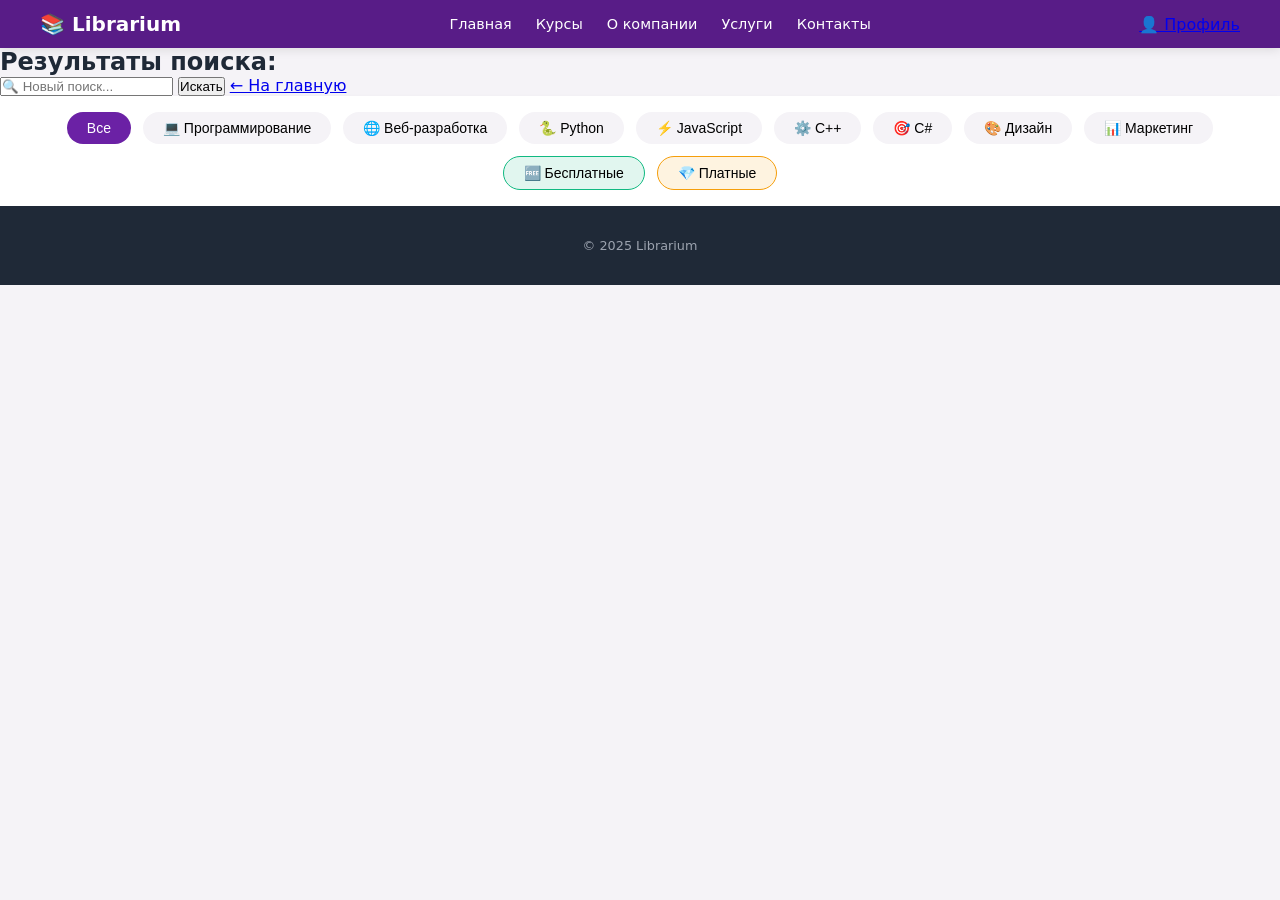
<file: search.html>
<!DOCTYPE html>
<html lang="ru">
<head>
    <meta charset="UTF-8">
    <meta name="viewport" content="width=device-width, initial-scale=1.0, user-scalable=yes">
    <title>Поиск курсов — Librarium</title>
    <link rel="stylesheet" href="style.css">
    <script src="https://accounts.google.com/gsi/client" async></script>
</head>
<body>

    <div class="top-bar">
        <div class="top-bar-content">
            <div class="logo">📚 Librarium</div>
            <div class="top-nav">
                <a href="index.html">Главная</a>
                <a href="index.html#courses">Курсы</a>
                <a href="index.html#about">О компании</a>
                <a href="index.html#services">Услуги</a>
                <a href="index.html#contact">Контакты</a>
            </div>
            <div class="profile-area">
                <a href="profile.html" class="profile-icon-btn">👤 Профиль</a>
                <div id="login-container"><div id="google-login-btn"></div></div>
                <div id="user-info" style="display: none; align-items: center; gap: 10px;">
                    <img id="user-avatar" width="32" height="32" style="border-radius: 50%;">
                    <span id="user-name"></span>
                    <button onclick="logout()" class="logout-btn">Выйти</button>
                </div>
            </div>
        </div>
    </div>

    <section class="search-results-section">
        <div class="search-header">
            <h1>Результаты поиска: <span id="searchQueryDisplay"></span></h1>
            <div class="search-again">
                <input type="text" id="search-input-search" placeholder="🔍 Новый поиск...">
                <button id="search-btn-search" class="search-btn">Искать</button>
                <a href="index.html" class="back-btn">← На главную</a>
            </div>
        </div>
        <div class="filters-strip search-filters">
            <div class="filters-container" id="searchFiltersContainer">
                <button class="filter-btn active" data-category="all">Все</button>
                <button class="filter-btn" data-category="programming">💻 Программирование</button>
                <button class="filter-btn" data-category="web">🌐 Веб-разработка</button>
                <button class="filter-btn" data-category="python">🐍 Python</button>
                <button class="filter-btn" data-category="js">⚡ JavaScript</button>
                <button class="filter-btn" data-category="cpp">⚙️ C++</button>
                <button class="filter-btn" data-category="csharp">🎯 C#</button>
                <button class="filter-btn" data-category="design">🎨 Дизайн</button>
                <button class="filter-btn" data-category="marketing">📊 Маркетинг</button>
                <button class="filter-btn price-free" data-price="free">🆓 Бесплатные</button>
                <button class="filter-btn price-paid" data-price="paid">💎 Платные</button>
            </div>
        </div>
        <div class="courses-grid" id="searchResultsContainer"></div>
    </section>

    <footer><p>© 2025 Librarium</p></footer>
    <script src="script.js"></script>
</body>
</html>
</file>
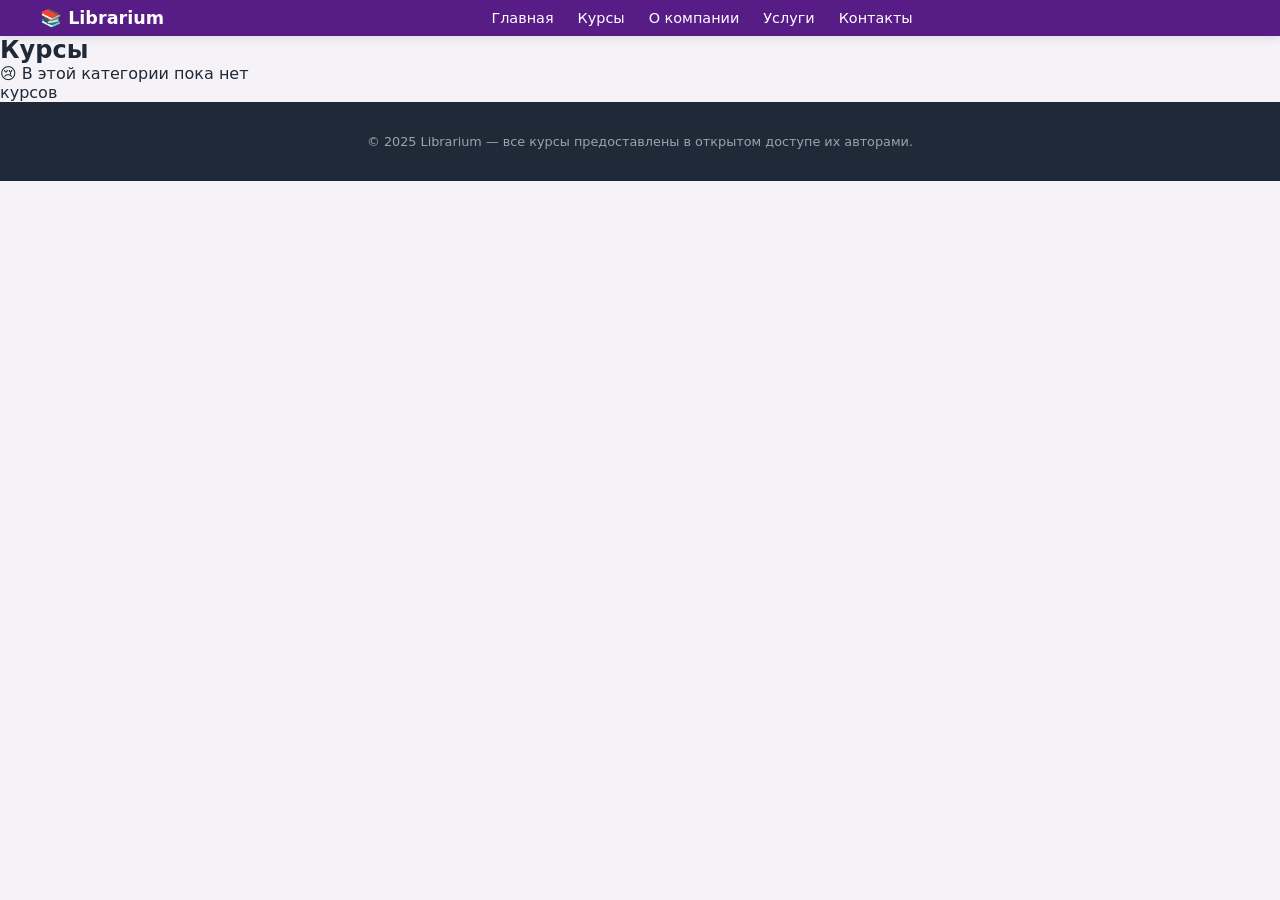
<file: course-platform/category.html>
<!DOCTYPE html>
<html lang="ru">
<head>
    <meta charset="UTF-8">
    <meta name="viewport" content="width=device-width, initial-scale=1.0">
    <title>Категория - Librarium</title>
    <link rel="stylesheet" href="style.css">
    <script src="https://accounts.google.com/gsi/client" async></script>
</head>
<body>

    <div class="top-bar" style="padding: 0.5rem 2rem;">
        <div class="top-bar-content">
            <div class="logo" style="font-size: 1.1rem;">📚 Librarium</div>
            <div class="top-nav">
                <a href="index.html">Главная</a>
                <a href="index.html#courses">Курсы</a>
                <a href="index.html#about">О компании</a>
                <a href="index.html#services">Услуги</a>
                <a href="index.html#contact">Контакты</a>
            </div>
            <div id="login-container">
                <div id="google-login-btn"></div>
            </div>
            <div id="user-info" style="display: none; align-items: center; gap: 10px;">
                <span id="user-name" style="cursor: pointer;" onclick="window.location.href='profile.html'"></span>
                <img id="user-avatar" width="28" height="28" style="border-radius: 50%; cursor: pointer;" onclick="window.location.href='profile.html'">
            </div>
        </div>
    </div>

    <section class="category-section">
        <div class="category-container">
            <h1 id="categoryTitle" class="category-title"></h1>
            <div id="categoryCourses" class="courses-grid"></div>
        </div>
    </section>

    <footer>
        <p>© 2025 Librarium — все курсы предоставлены в открытом доступе их авторами.</p>
    </footer>

    <script src="script.js"></script>
</body>
</html>
</file>
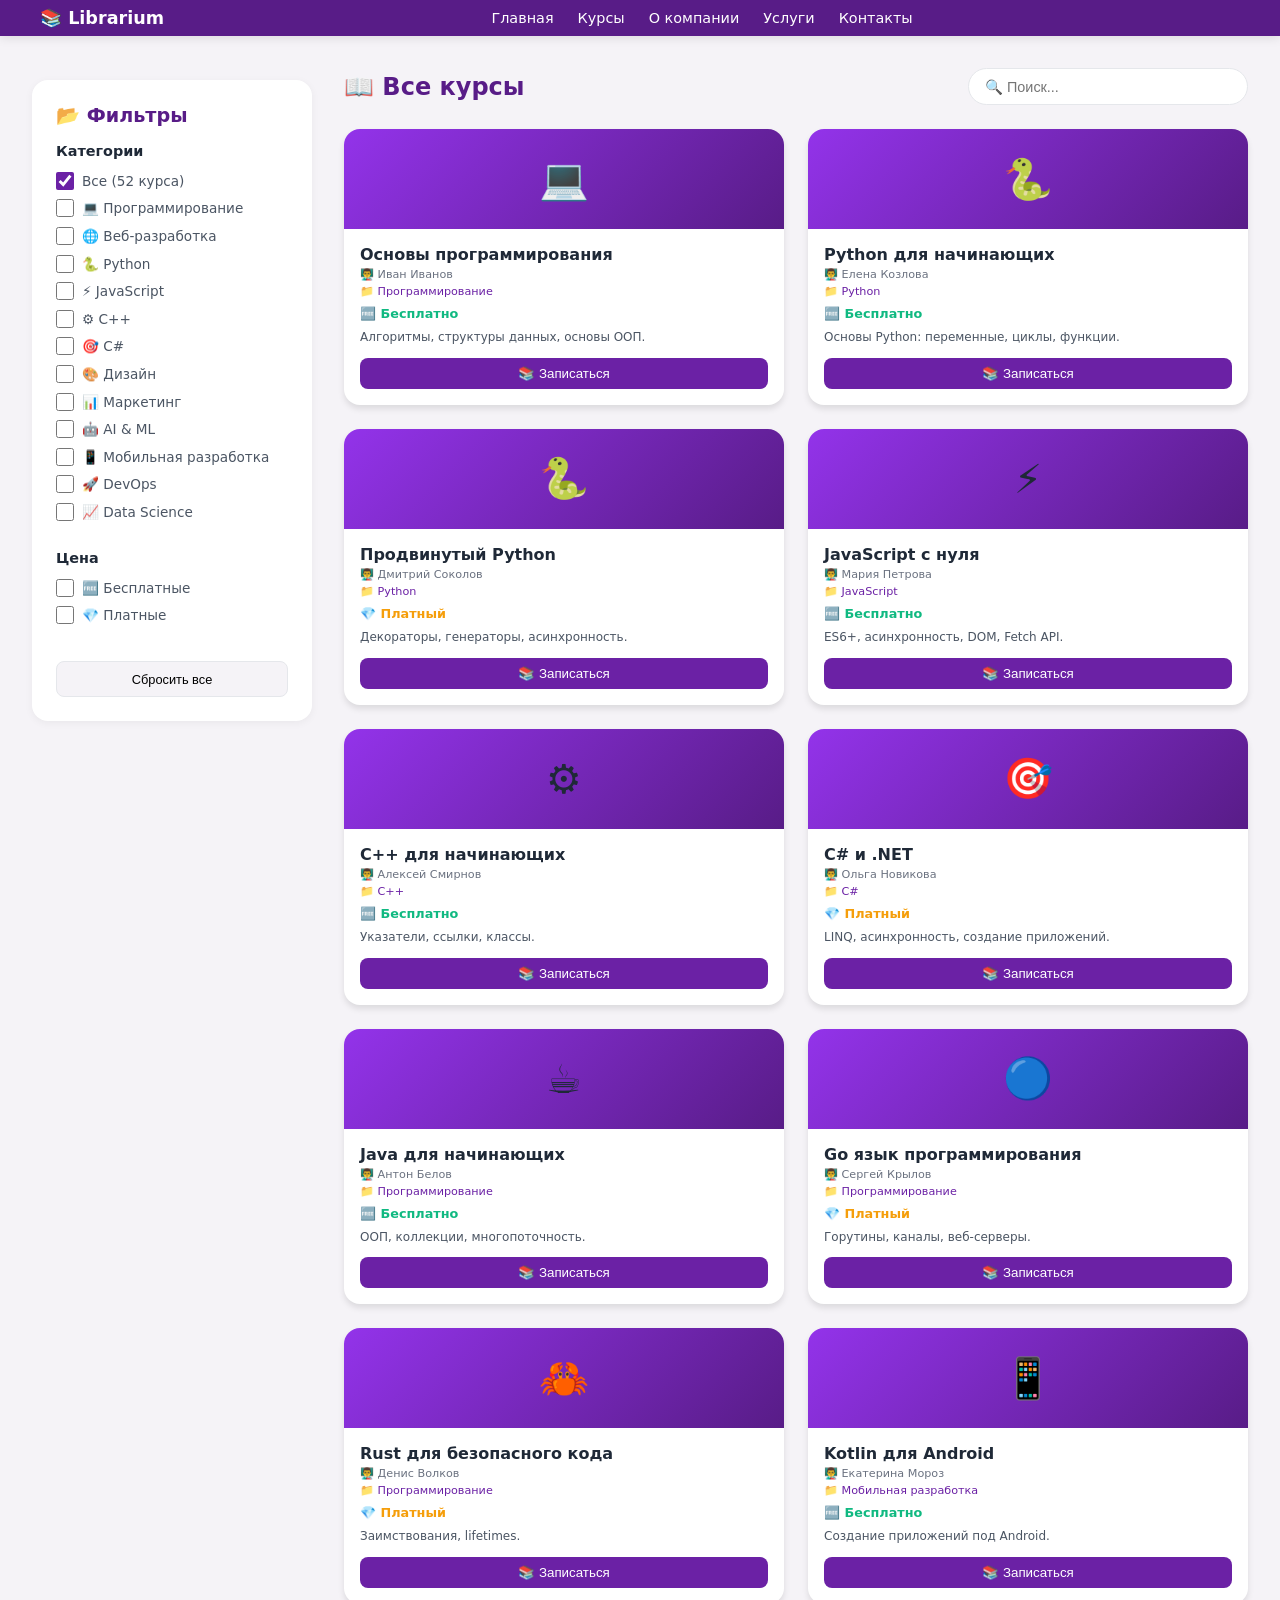
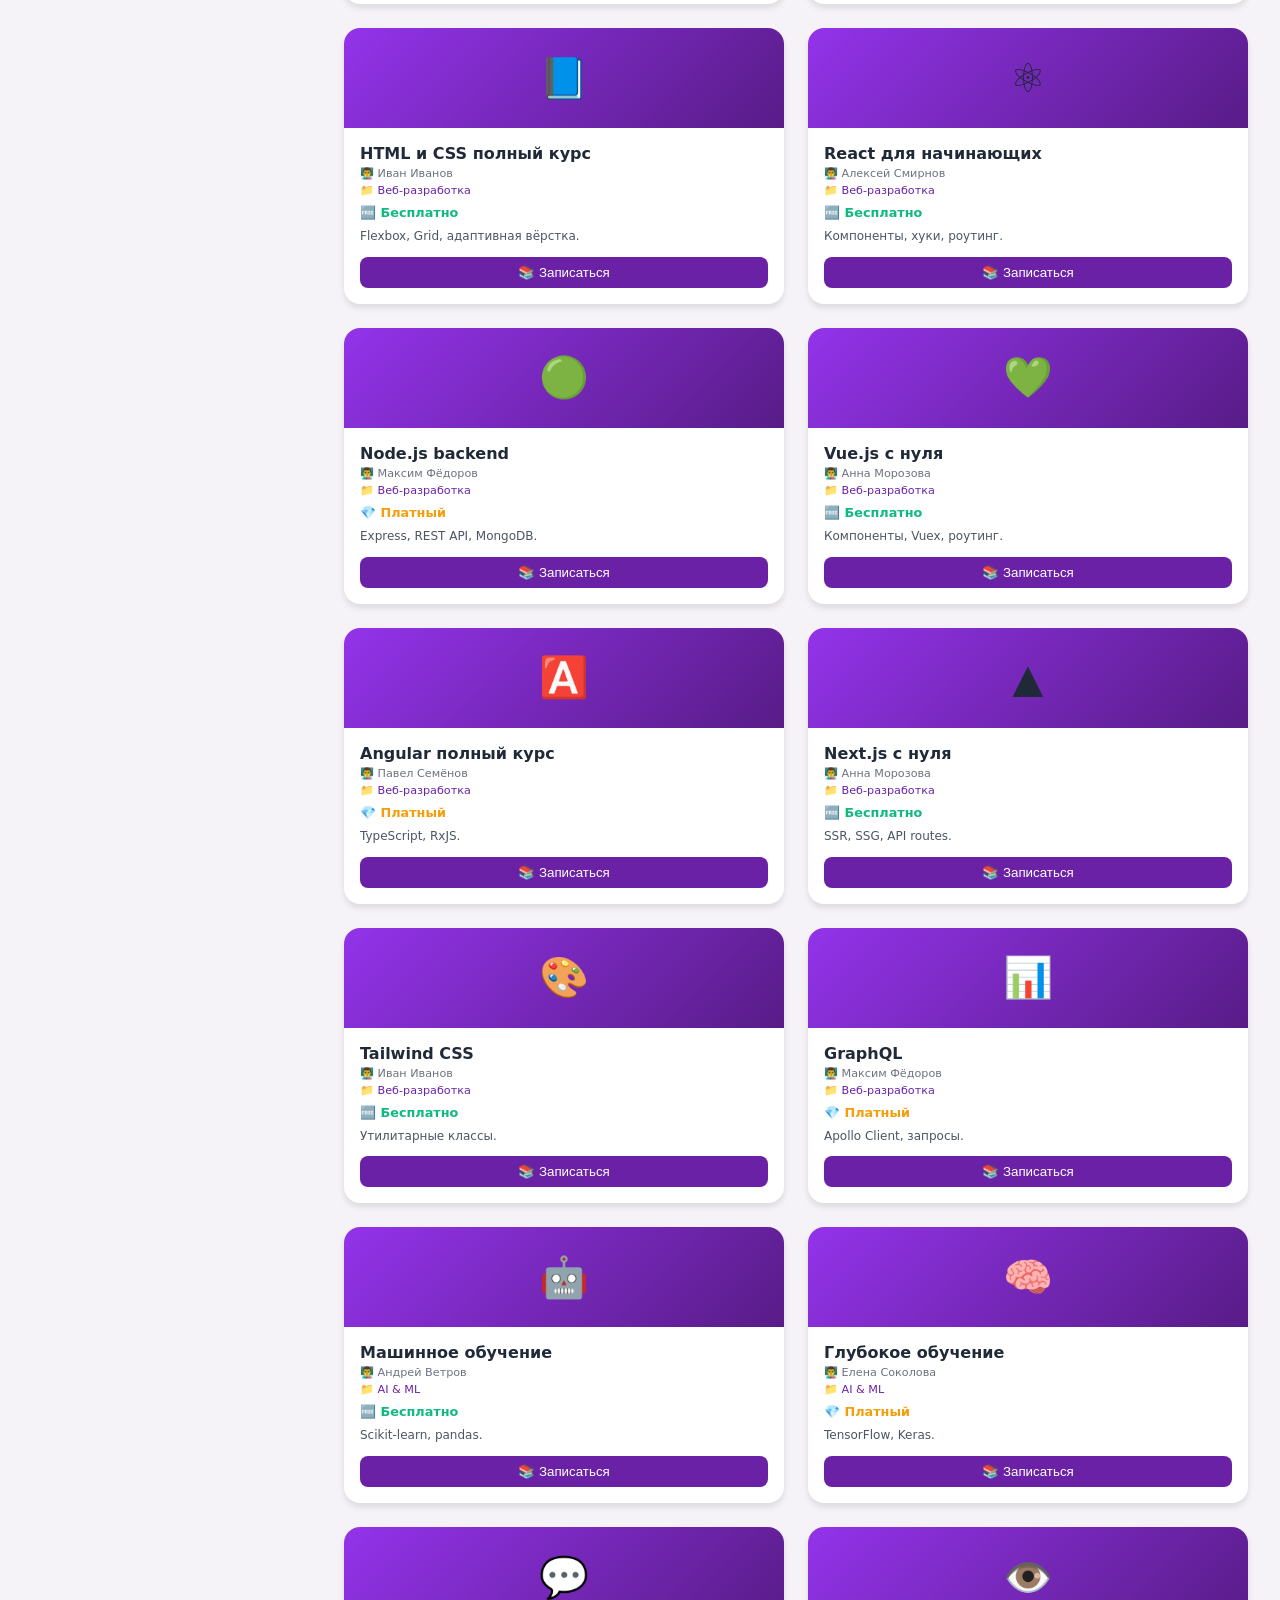
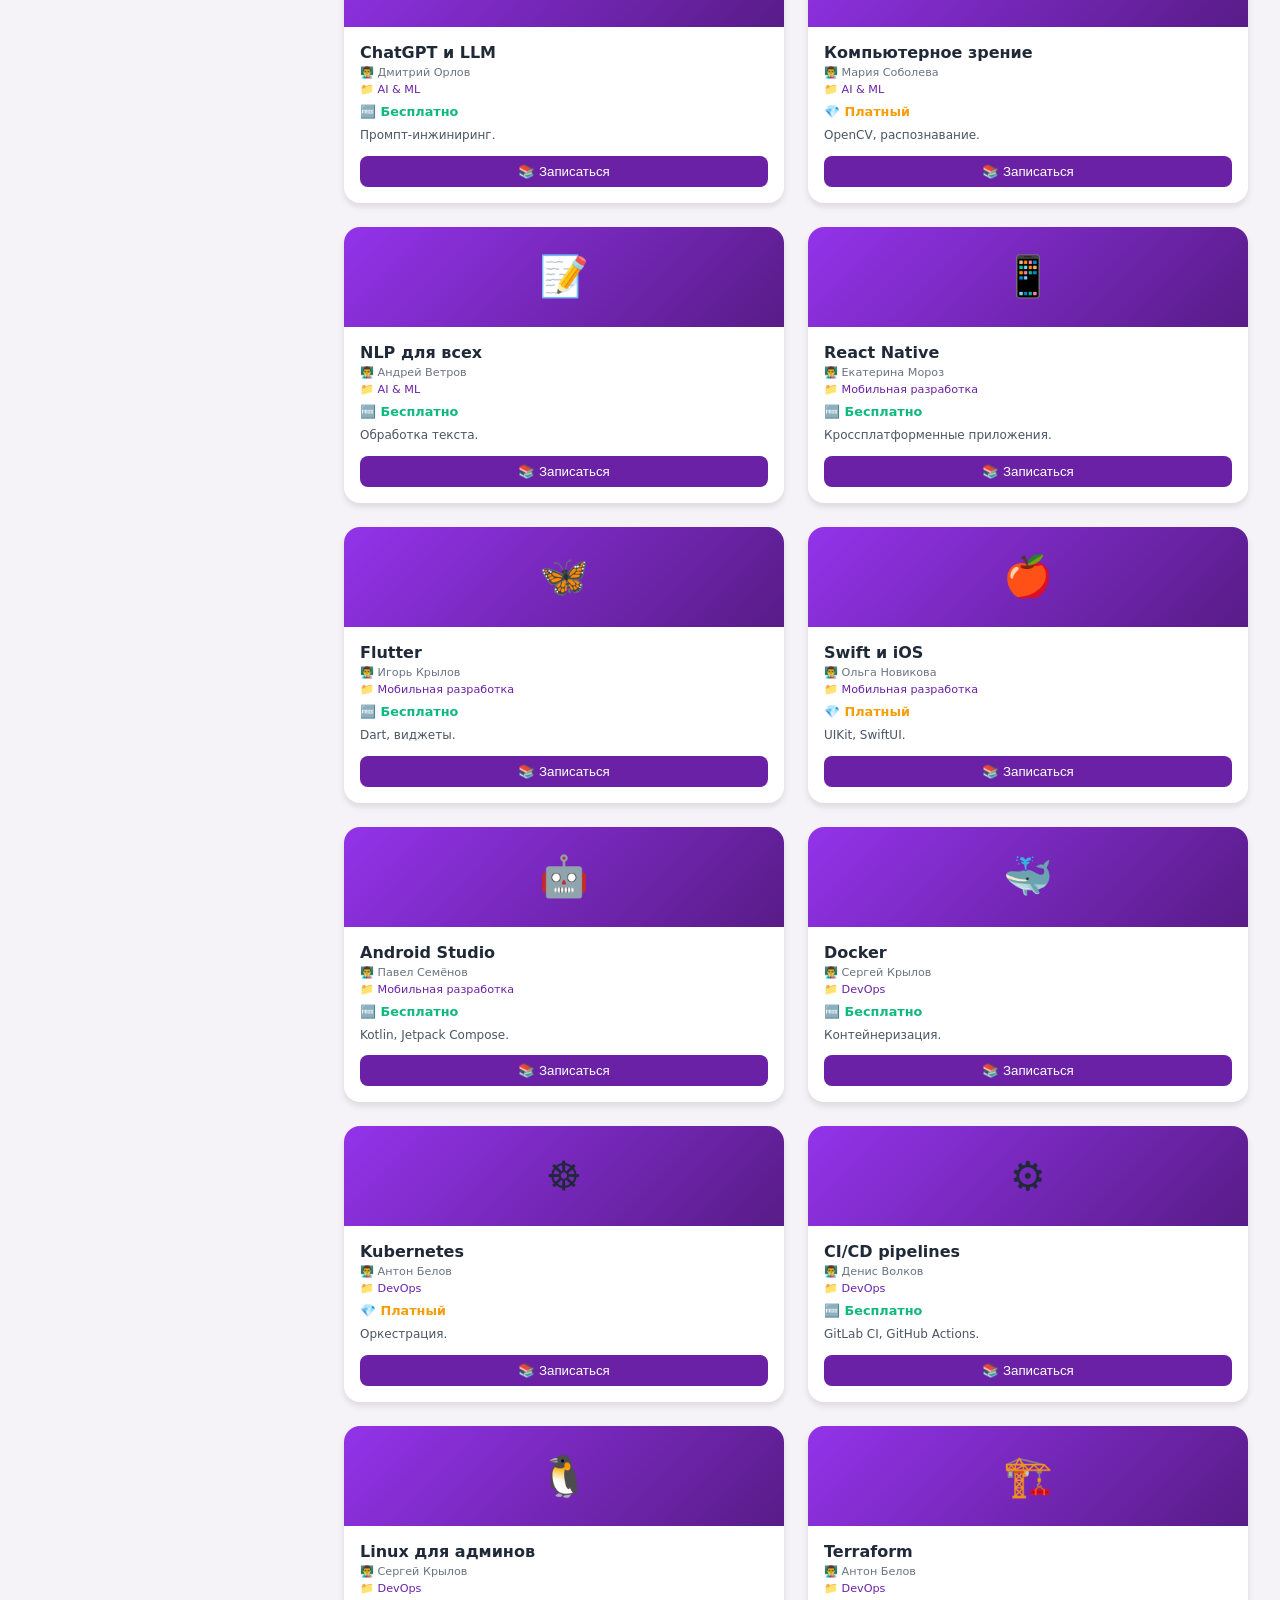
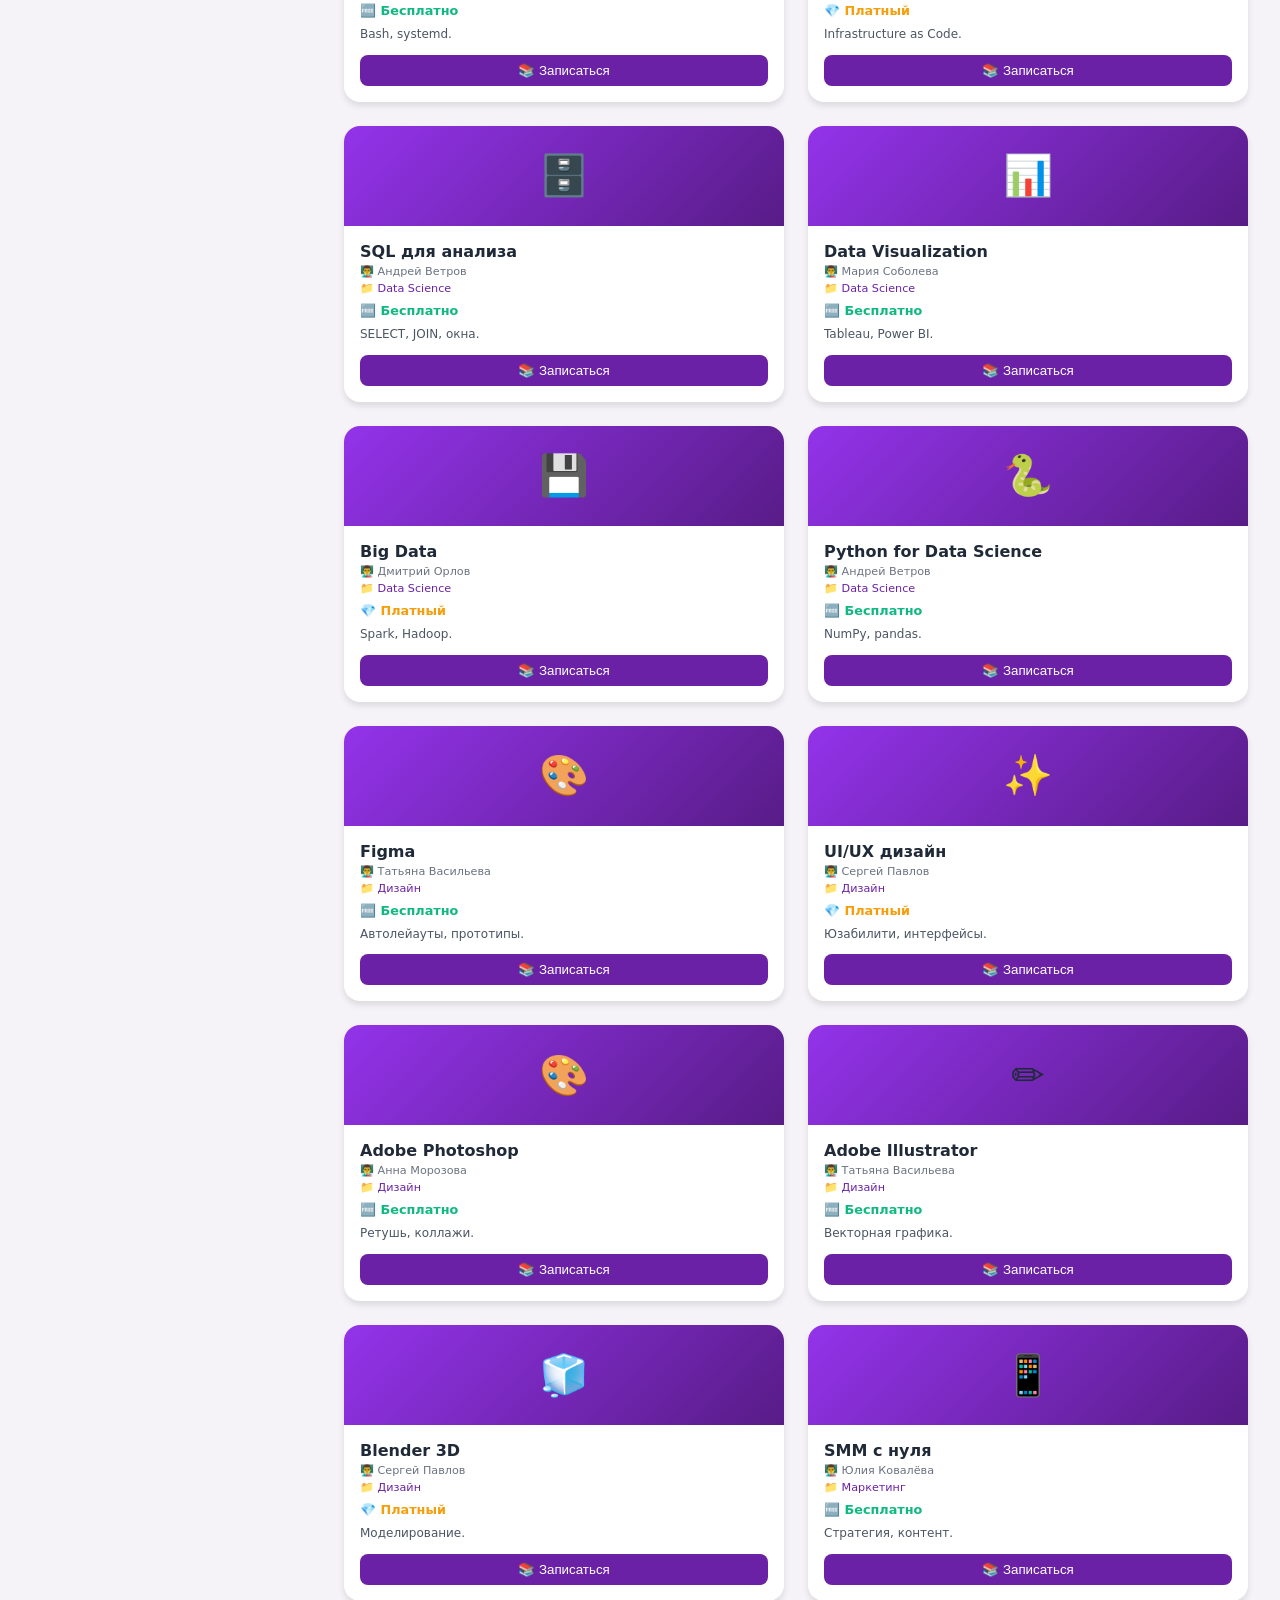
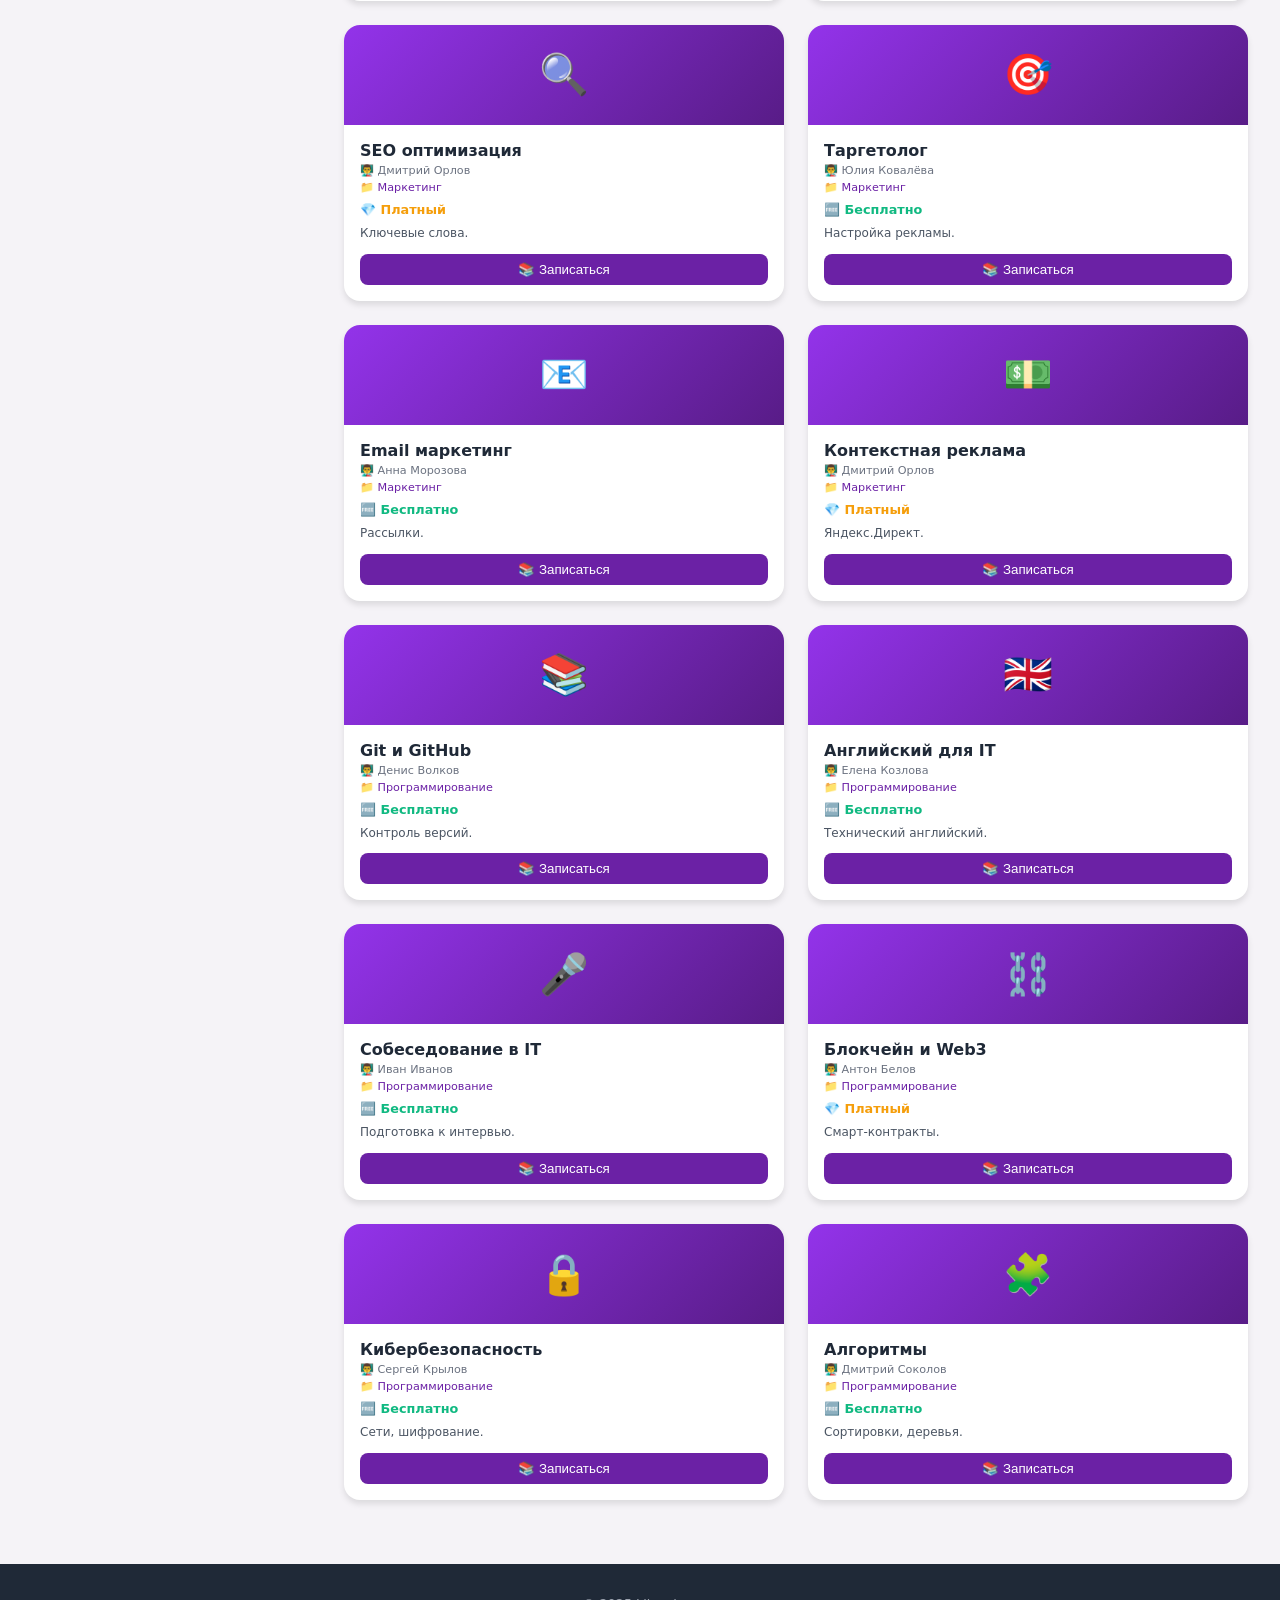
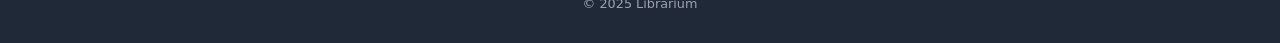
<file: course-platform/courses.html>
<!DOCTYPE html>
<html lang="ru">
<head>
    <meta charset="UTF-8">
    <title>Все курсы — Librarium</title>
    <link rel="stylesheet" href="style.css">
    <script src="https://accounts.google.com/gsi/client" async></script>
    <style>
        .courses-page {
            display: flex;
            max-width: 1400px;
            margin: 0 auto;
            padding: 2rem;
            gap: 2rem;
            min-height: 80vh;
        }
        .courses-sidebar {
            width: 280px;
            flex-shrink: 0;
            background: white;
            border-radius: 1rem;
            padding: 1.5rem;
            box-shadow: 0 2px 8px rgba(0,0,0,0.05);
            position: sticky;
            top: 80px;
            height: fit-content;
        }
        .courses-sidebar h3 {
            margin-bottom: 1rem;
            color: #581c87;
        }
        .filter-group {
            margin-bottom: 1.5rem;
        }
        .filter-group h4 {
            margin-bottom: 0.5rem;
            color: #1f2937;
        }
        .filter-checkbox {
            display: flex;
            align-items: center;
            gap: 0.5rem;
            padding: 0.3rem 0;
            cursor: pointer;
            font-size: 0.85rem;
        }
        .filter-checkbox input {
            width: 18px;
            height: 18px;
            cursor: pointer;
            accent-color: #6b21a5;
        }
        .reset-filters-btn {
            width: 100%;
            background: #f5f3f7;
            border: 1px solid #e5e7eb;
            padding: 0.6rem;
            border-radius: 0.5rem;
            cursor: pointer;
            margin-top: 0.5rem;
        }
        .courses-content {
            flex: 1;
        }
        .courses-header {
            display: flex;
            justify-content: space-between;
            align-items: center;
            margin-bottom: 1.5rem;
            flex-wrap: wrap;
            gap: 1rem;
        }
        .courses-header h2 {
            color: #581c87;
        }
        .search-mini {
            width: 280px;
        }
        .search-mini input {
            width: 100%;
            padding: 0.6rem 1rem;
            border: 1px solid #e5e7eb;
            border-radius: 2rem;
            outline: none;
        }
        .courses-grid {
            display: grid;
            grid-template-columns: repeat(auto-fill, minmax(300px, 1fr));
            gap: 1.5rem;
        }
        .course-card {
            background: white;
            border-radius: 1rem;
            overflow: hidden;
            box-shadow: 0 4px 6px rgba(0,0,0,0.1);
        }
        .course-image {
            height: 100px;
            background: linear-gradient(135deg, #9333ea, #581c87);
            display: flex;
            align-items: center;
            justify-content: center;
            font-size: 2.5rem;
        }
        .course-content {
            padding: 1rem;
        }
        .course-title {
            font-size: 1rem;
            margin-bottom: 0.25rem;
        }
        .course-author {
            font-size: 0.7rem;
            color: #6b7280;
        }
        .course-category {
            font-size: 0.7rem;
            color: #6b21a5;
            margin: 0.25rem 0;
        }
        .course-price {
            font-size: 0.8rem;
            font-weight: bold;
            margin: 0.5rem 0;
        }
        .price-free-tag { color: #10b981; }
        .price-paid-tag { color: #f59e0b; }
        .course-description {
            font-size: 0.75rem;
            color: #4b5563;
            margin-bottom: 0.75rem;
        }
        .btn-subscribe {
            background: #6b21a5;
            color: white;
            border: none;
            padding: 0.5rem;
            border-radius: 0.5rem;
            cursor: pointer;
            width: 100%;
        }
        .btn-subscribed {
            background: #10b981;
        }
        .unsubscribe-btn {
            background: #ef4444;
            margin-top: 0.5rem;
        }
        .empty-courses-message {
            text-align: center;
            padding: 3rem;
            background: white;
            border-radius: 1rem;
        }
        @media (max-width: 768px) {
            .courses-page { flex-direction: column; }
            .courses-sidebar { width: 100%; position: static; }
        }
    </style>
</head>
<body>
    <div class="top-bar" style="padding: 0.5rem 2rem;">
        <div class="top-bar-content">
            <div class="logo" style="font-size: 1.1rem;">📚 Librarium</div>
            <div class="top-nav">
                <a href="index.html">Главная</a>
                <a href="courses.html">Курсы</a>
                <a href="index.html#about">О компании</a>
                <a href="index.html#services">Услуги</a>
                <a href="index.html#contact">Контакты</a>
            </div>
            <div style="display: flex; align-items: center; gap: 15px;">
                <div id="login-container">
                    <div id="google-login-btn"></div>
                </div>
                <div id="user-info" style="display: none; align-items: center; gap: 10px;">
                    <span id="user-name" style="color: white; cursor: pointer;" onclick="window.location.href='profile.html'"></span>
                    <img id="user-avatar" width="32" height="32" style="border-radius: 50%; cursor: pointer;" onclick="window.location.href='profile.html'">
                </div>
            </div>
        </div>
    </div>

    <div class="courses-page">
        <div class="courses-sidebar">
            <h3>📂 Фильтры</h3>
            <div class="filter-group">
                <h4>Категории</h4>
                <label class="filter-checkbox"><input type="checkbox" data-category="all" checked> Все (52 курса)</label>
                <label class="filter-checkbox"><input type="checkbox" data-category="programming"> 💻 Программирование</label>
                <label class="filter-checkbox"><input type="checkbox" data-category="web"> 🌐 Веб-разработка</label>
                <label class="filter-checkbox"><input type="checkbox" data-category="python"> 🐍 Python</label>
                <label class="filter-checkbox"><input type="checkbox" data-category="js"> ⚡ JavaScript</label>
                <label class="filter-checkbox"><input type="checkbox" data-category="cpp"> ⚙️ C++</label>
                <label class="filter-checkbox"><input type="checkbox" data-category="csharp"> 🎯 C#</label>
                <label class="filter-checkbox"><input type="checkbox" data-category="design"> 🎨 Дизайн</label>
                <label class="filter-checkbox"><input type="checkbox" data-category="marketing"> 📊 Маркетинг</label>
                <label class="filter-checkbox"><input type="checkbox" data-category="ai"> 🤖 AI & ML</label>
                <label class="filter-checkbox"><input type="checkbox" data-category="mobile"> 📱 Мобильная разработка</label>
                <label class="filter-checkbox"><input type="checkbox" data-category="devops"> 🚀 DevOps</label>
                <label class="filter-checkbox"><input type="checkbox" data-category="data"> 📈 Data Science</label>
            </div>
            <div class="filter-group">
                <h4>Цена</h4>
                <label class="filter-checkbox"><input type="checkbox" data-price="free"> 🆓 Бесплатные</label>
                <label class="filter-checkbox"><input type="checkbox" data-price="paid"> 💎 Платные</label>
            </div>
            <button id="resetFiltersBtn" class="reset-filters-btn">Сбросить все</button>
        </div>
        <div class="courses-content">
            <div class="courses-header">
                <h2>📖 Все курсы</h2>
                <div class="search-mini">
                    <input type="text" id="coursesSearchInput" placeholder="🔍 Поиск...">
                </div>
            </div>
            <div id="allCoursesContainer" class="courses-grid"></div>
        </div>
    </div>

    <footer style="background: #1f2937; color: #9ca3af; text-align: center; padding: 2rem; margin-top: 2rem;">
        <p>© 2025 Librarium</p>
    </footer>

    <script>
        // ВСЕ КУРСЫ (52 штуки)
        const courses = [
            { id: 1, title: "Основы программирования", author: "Иван Иванов", description: "Алгоритмы, структуры данных, основы ООП.", icon: "💻", category: "programming", price: "free" },
            { id: 2, title: "Python для начинающих", author: "Елена Козлова", description: "Основы Python: переменные, циклы, функции.", icon: "🐍", category: "python", price: "free" },
            { id: 3, title: "Продвинутый Python", author: "Дмитрий Соколов", description: "Декораторы, генераторы, асинхронность.", icon: "🐍", category: "python", price: "paid" },
            { id: 4, title: "JavaScript с нуля", author: "Мария Петрова", description: "ES6+, асинхронность, DOM, Fetch API.", icon: "⚡", category: "js", price: "free" },
            { id: 5, title: "C++ для начинающих", author: "Алексей Смирнов", description: "Указатели, ссылки, классы.", icon: "⚙️", category: "cpp", price: "free" },
            { id: 6, title: "C# и .NET", author: "Ольга Новикова", description: "LINQ, асинхронность, создание приложений.", icon: "🎯", category: "csharp", price: "paid" },
            { id: 7, title: "Java для начинающих", author: "Антон Белов", description: "ООП, коллекции, многопоточность.", icon: "☕", category: "programming", price: "free" },
            { id: 8, title: "Go язык программирования", author: "Сергей Крылов", description: "Горутины, каналы, веб-серверы.", icon: "🔵", category: "programming", price: "paid" },
            { id: 9, title: "Rust для безопасного кода", author: "Денис Волков", description: "Заимствования, lifetimes.", icon: "🦀", category: "programming", price: "paid" },
            { id: 10, title: "Kotlin для Android", author: "Екатерина Мороз", description: "Создание приложений под Android.", icon: "📱", category: "mobile", price: "free" },
            { id: 11, title: "HTML и CSS полный курс", author: "Иван Иванов", description: "Flexbox, Grid, адаптивная вёрстка.", icon: "📘", category: "web", price: "free" },
            { id: 12, title: "React для начинающих", author: "Алексей Смирнов", description: "Компоненты, хуки, роутинг.", icon: "⚛️", category: "web", price: "free" },
            { id: 13, title: "Node.js backend", author: "Максим Фёдоров", description: "Express, REST API, MongoDB.", icon: "🟢", category: "web", price: "paid" },
            { id: 14, title: "Vue.js с нуля", author: "Анна Морозова", description: "Компоненты, Vuex, роутинг.", icon: "💚", category: "web", price: "free" },
            { id: 15, title: "Angular полный курс", author: "Павел Семёнов", description: "TypeScript, RxJS.", icon: "🅰️", category: "web", price: "paid" },
            { id: 16, title: "Next.js с нуля", author: "Анна Морозова", description: "SSR, SSG, API routes.", icon: "▲", category: "web", price: "free" },
            { id: 17, title: "Tailwind CSS", author: "Иван Иванов", description: "Утилитарные классы.", icon: "🎨", category: "web", price: "free" },
            { id: 18, title: "GraphQL", author: "Максим Фёдоров", description: "Apollo Client, запросы.", icon: "📊", category: "web", price: "paid" },
            { id: 19, title: "Машинное обучение", author: "Андрей Ветров", description: "Scikit-learn, pandas.", icon: "🤖", category: "ai", price: "free" },
            { id: 20, title: "Глубокое обучение", author: "Елена Соколова", description: "TensorFlow, Keras.", icon: "🧠", category: "ai", price: "paid" },
            { id: 21, title: "ChatGPT и LLM", author: "Дмитрий Орлов", description: "Промпт-инжиниринг.", icon: "💬", category: "ai", price: "free" },
            { id: 22, title: "Компьютерное зрение", author: "Мария Соболева", description: "OpenCV, распознавание.", icon: "👁️", category: "ai", price: "paid" },
            { id: 23, title: "NLP для всех", author: "Андрей Ветров", description: "Обработка текста.", icon: "📝", category: "ai", price: "free" },
            { id: 24, title: "React Native", author: "Екатерина Мороз", description: "Кроссплатформенные приложения.", icon: "📱", category: "mobile", price: "free" },
            { id: 25, title: "Flutter", author: "Игорь Крылов", description: "Dart, виджеты.", icon: "🦋", category: "mobile", price: "free" },
            { id: 26, title: "Swift и iOS", author: "Ольга Новикова", description: "UIKit, SwiftUI.", icon: "🍎", category: "mobile", price: "paid" },
            { id: 27, title: "Android Studio", author: "Павел Семёнов", description: "Kotlin, Jetpack Compose.", icon: "🤖", category: "mobile", price: "free" },
            { id: 28, title: "Docker", author: "Сергей Крылов", description: "Контейнеризация.", icon: "🐳", category: "devops", price: "free" },
            { id: 29, title: "Kubernetes", author: "Антон Белов", description: "Оркестрация.", icon: "☸️", category: "devops", price: "paid" },
            { id: 30, title: "CI/CD pipelines", author: "Денис Волков", description: "GitLab CI, GitHub Actions.", icon: "⚙️", category: "devops", price: "free" },
            { id: 31, title: "Linux для админов", author: "Сергей Крылов", description: "Bash, systemd.", icon: "🐧", category: "devops", price: "free" },
            { id: 32, title: "Terraform", author: "Антон Белов", description: "Infrastructure as Code.", icon: "🏗️", category: "devops", price: "paid" },
            { id: 33, title: "SQL для анализа", author: "Андрей Ветров", description: "SELECT, JOIN, окна.", icon: "🗄️", category: "data", price: "free" },
            { id: 34, title: "Data Visualization", author: "Мария Соболева", description: "Tableau, Power BI.", icon: "📊", category: "data", price: "free" },
            { id: 35, title: "Big Data", author: "Дмитрий Орлов", description: "Spark, Hadoop.", icon: "💾", category: "data", price: "paid" },
            { id: 36, title: "Python for Data Science", author: "Андрей Ветров", description: "NumPy, pandas.", icon: "🐍", category: "data", price: "free" },
            { id: 37, title: "Figma", author: "Татьяна Васильева", description: "Автолейауты, прототипы.", icon: "🎨", category: "design", price: "free" },
            { id: 38, title: "UI/UX дизайн", author: "Сергей Павлов", description: "Юзабилити, интерфейсы.", icon: "✨", category: "design", price: "paid" },
            { id: 39, title: "Adobe Photoshop", author: "Анна Морозова", description: "Ретушь, коллажи.", icon: "🎨", category: "design", price: "free" },
            { id: 40, title: "Adobe Illustrator", author: "Татьяна Васильева", description: "Векторная графика.", icon: "✏️", category: "design", price: "free" },
            { id: 41, title: "Blender 3D", author: "Сергей Павлов", description: "Моделирование.", icon: "🧊", category: "design", price: "paid" },
            { id: 42, title: "SMM с нуля", author: "Юлия Ковалёва", description: "Стратегия, контент.", icon: "📱", category: "marketing", price: "free" },
            { id: 43, title: "SEO оптимизация", author: "Дмитрий Орлов", description: "Ключевые слова.", icon: "🔍", category: "marketing", price: "paid" },
            { id: 44, title: "Таргетолог", author: "Юлия Ковалёва", description: "Настройка рекламы.", icon: "🎯", category: "marketing", price: "free" },
            { id: 45, title: "Email маркетинг", author: "Анна Морозова", description: "Рассылки.", icon: "📧", category: "marketing", price: "free" },
            { id: 46, title: "Контекстная реклама", author: "Дмитрий Орлов", description: "Яндекс.Директ.", icon: "💵", category: "marketing", price: "paid" },
            { id: 47, title: "Git и GitHub", author: "Денис Волков", description: "Контроль версий.", icon: "📚", category: "programming", price: "free" },
            { id: 48, title: "Английский для IT", author: "Елена Козлова", description: "Технический английский.", icon: "🇬🇧", category: "programming", price: "free" },
            { id: 49, title: "Собеседование в IT", author: "Иван Иванов", description: "Подготовка к интервью.", icon: "🎤", category: "programming", price: "free" },
            { id: 50, title: "Блокчейн и Web3", author: "Антон Белов", description: "Смарт-контракты.", icon: "⛓️", category: "programming", price: "paid" },
            { id: 51, title: "Кибербезопасность", author: "Сергей Крылов", description: "Сети, шифрование.", icon: "🔒", category: "programming", price: "free" },
            { id: 52, title: "Алгоритмы", author: "Дмитрий Соколов", description: "Сортировки, деревья.", icon: "🧩", category: "programming", price: "free" }
        ];

        function getSubscribed() { return JSON.parse(localStorage.getItem("subscribedCourses") || "[]"); }
        function saveSubscribed(subs) { localStorage.setItem("subscribedCourses", JSON.stringify(subs)); }
        function isSubscribed(id) { return getSubscribed().includes(id); }
        function subscribeToCourse(id) {
            let subs = getSubscribed();
            if (!subs.includes(id)) subs.push(id);
            else subs = subs.filter(i => i !== id);
            saveSubscribed(subs);
            renderAllCourses();
        }
        function getCategoryName(cat) {
            const names = { programming:"Программирование", web:"Веб-разработка", python:"Python", js:"JavaScript", cpp:"C++", csharp:"C#", design:"Дизайн", marketing:"Маркетинг", ai:"AI & ML", mobile:"Мобильная разработка", devops:"DevOps", data:"Data Science" };
            return names[cat] || cat;
        }
        function renderAllCourses() {
            const container = document.getElementById("allCoursesContainer");
            if (!container) return;
            let filtered = [...courses];
            const selectedCats = [], selectedPrices = [];
            document.querySelectorAll('[data-category]').forEach(cb => { if(cb.checked && cb.dataset.category !== "all") selectedCats.push(cb.dataset.category); });
            document.querySelectorAll('[data-price]').forEach(cb => { if(cb.checked) selectedPrices.push(cb.dataset.price); });
            if(selectedCats.length) filtered = filtered.filter(c => selectedCats.includes(c.category));
            if(selectedPrices.length) filtered = filtered.filter(c => selectedPrices.includes(c.price));
            const search = document.getElementById("coursesSearchInput");
            if(search && search.value.trim()) {
                const term = search.value.toLowerCase();
                filtered = filtered.filter(c => c.title.toLowerCase().includes(term));
            }
            if(filtered.length === 0) { container.innerHTML = `<div class="empty-courses-message">😢 Курсов не найдено</div>`; return; }
            container.innerHTML = filtered.map(c => `
                <div class="course-card">
                    <div class="course-image">${c.icon}</div>
                    <div class="course-content">
                        <h3 class="course-title">${c.title}</h3>
                        <div class="course-author">👨‍🏫 ${c.author}</div>
                        <div class="course-category">📁 ${getCategoryName(c.category)}</div>
                        <div class="course-price ${c.price === 'free' ? 'price-free-tag' : 'price-paid-tag'}">${c.price === 'free' ? '🆓 Бесплатно' : '💎 Платный'}</div>
                        <p class="course-description">${c.description}</p>
                        <button class="btn-subscribe ${isSubscribed(c.id) ? 'btn-subscribed' : ''}" onclick="subscribeToCourse(${c.id})">${isSubscribed(c.id) ? '✓ Записан' : '📚 Записаться'}</button>
                        ${isSubscribed(c.id) ? `<button class="btn-subscribe unsubscribe-btn" onclick="subscribeToCourse(${c.id})">❌ Отписаться</button>` : ''}
                    </div>
                </div>
            `).join("");
        }
        function setupFilters() {
            document.querySelectorAll('.filter-checkbox input').forEach(cb => cb.addEventListener('change', () => renderAllCourses()));
            document.getElementById("resetFiltersBtn")?.addEventListener('click', () => {
                document.querySelectorAll('.filter-checkbox input').forEach(cb => cb.checked = false);
                document.querySelector('[data-category="all"]').checked = true;
                const search = document.getElementById("coursesSearchInput");
                if(search) search.value = '';
                renderAllCourses();
            });
            document.getElementById("coursesSearchInput")?.addEventListener('input', () => renderAllCourses());
            renderAllCourses();
        }
        // Google Auth
        const GOOGLE_CLIENT_ID = "258425274420-02l9je5d15qkmsr45sa42cq54nn5dub4.apps.googleusercontent.com";
        function parseJwt(t) { let b=t.split('.')[1]; return JSON.parse(atob(b.replace(/-/g,'+').replace(/_/g,'/'))); }
        function updateUI(u) {
            const loginDiv=document.getElementById("login-container"), userDiv=document.getElementById("user-info");
            if(loginDiv&&userDiv){ loginDiv.style.display="none"; userDiv.style.display="flex"; }
            const nameSpan=document.getElementById("user-name"), avatar=document.getElementById("user-avatar");
            if(nameSpan) nameSpan.textContent=u.name;
            if(avatar) avatar.src=u.picture;
        }
        function handleCredentialResponse(r) {
            const data=parseJwt(r.credential);
            localStorage.setItem("user",JSON.stringify({name:data.name,email:data.email,picture:data.picture,isLoggedIn:true}));
            updateUI(data);
        }
        function initGoogle() {
            if(typeof google==='undefined'){ setTimeout(initGoogle,100); return; }
            google.accounts.id.initialize({client_id:GOOGLE_CLIENT_ID,callback:handleCredentialResponse});
            const btn=document.getElementById("google-login-btn");
            if(btn) google.accounts.id.renderButton(btn,{theme:"outline",size:"large",text:"signin_with"});
            const user=JSON.parse(localStorage.getItem("user"));
            if(user&&user.isLoggedIn) updateUI(user);
        }
function applyFiltersFromUrl() {
    const urlParams = new URLSearchParams(window.location.search);
    const categoryFromUrl = urlParams.get('category');
    const priceFromUrl = urlParams.get('price');
    const searchFromUrl = urlParams.get('search');
    
    // Снимаем галочку "Все"
    const allCheckbox = document.querySelector('.filter-checkbox input[data-category="all"]');
    
    // Применяем категорию
    if (categoryFromUrl) {
        if (allCheckbox) allCheckbox.checked = false;
        const targetCheckbox = document.querySelector(`.filter-checkbox input[data-category="${categoryFromUrl}"]`);
        if (targetCheckbox) targetCheckbox.checked = true;
    }
    
    // Применяем фильтр по цене
    if (priceFromUrl) {
        if (allCheckbox && !categoryFromUrl) allCheckbox.checked = false;
        const priceCheckbox = document.querySelector(`.filter-checkbox input[data-price="${priceFromUrl}"]`);
        if (priceCheckbox) priceCheckbox.checked = true;
    }
    
    // Применяем поисковый запрос
    if (searchFromUrl) {
        const searchInput = document.getElementById("coursesSearchInput");
        if (searchInput) {
            searchInput.value = decodeURIComponent(searchFromUrl);
        }
    }
    
    renderAllCourses();
}
        document.addEventListener("DOMContentLoaded", () => { initGoogle(); setupFilters(); applyFiltersFromUrl(); });
    </script>
</body>
</html>
</file>
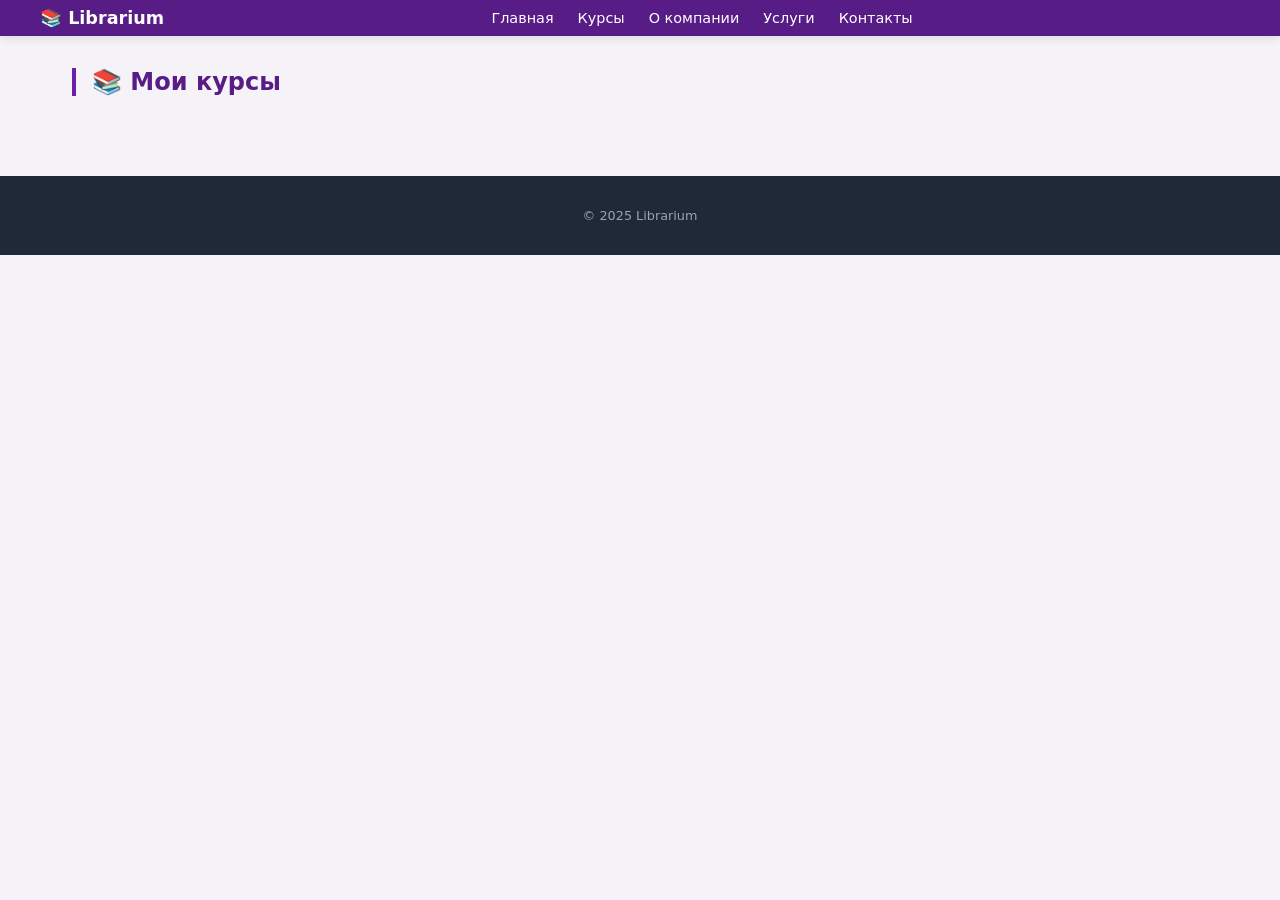
<file: course-platform/profile.html>
<!DOCTYPE html>
<html lang="ru">
<head>
    <meta charset="UTF-8">
    <meta name="viewport" content="width=device-width, initial-scale=1.0">
    <title>Мой профиль — Librarium</title>
    <link rel="stylesheet" href="style.css">
    <script src="https://accounts.google.com/gsi/client" async></script>
    <style>
        .profile-container {
            max-width: 1200px;
            margin: 0 auto;
            padding: 2rem;
        }
        .profile-header {
            background: white;
            border-radius: 1rem;
            padding: 2rem;
            text-align: center;
            margin-bottom: 2rem;
            box-shadow: 0 2px 8px rgba(0,0,0,0.05);
        }
        .profile-avatar-large {
            width: 100px;
            height: 100px;
            border-radius: 50%;
            object-fit: cover;
            margin-bottom: 1rem;
        }
        .profile-name {
            font-size: 1.5rem;
            color: #581c87;
            margin-bottom: 0.25rem;
        }
        .profile-email {
            color: #6b7280;
            margin-bottom: 1rem;
        }
        .logout-btn-profile {
            background: #dc2626;
            color: white;
            border: none;
            padding: 0.5rem 1.5rem;
            border-radius: 0.5rem;
            cursor: pointer;
            font-size: 0.9rem;
        }
        .logout-btn-profile:hover {
            background: #b91c1c;
        }
        .my-courses-title {
            font-size: 1.5rem;
            color: #581c87;
            margin-bottom: 1rem;
            padding-left: 1rem;
            border-left: 4px solid #6b21a5;
        }
        .my-courses-grid {
            display: grid;
            grid-template-columns: 1fr;
            gap: 1rem;
        }
        .my-course-card {
            background: white;
            border-radius: 1rem;
            padding: 1rem;
            display: flex;
            align-items: center;
            gap: 1.5rem;
            box-shadow: 0 2px 8px rgba(0,0,0,0.05);
            transition: transform 0.2s;
        }
        .my-course-card:hover {
            transform: translateX(5px);
            box-shadow: 0 4px 12px rgba(0,0,0,0.1);
        }
        .my-course-icon {
            font-size: 2.5rem;
            min-width: 60px;
            text-align: center;
        }
        .my-course-info {
            flex: 1;
        }
        .my-course-title {
            font-size: 1.1rem;
            font-weight: 600;
            margin-bottom: 0.25rem;
        }
        .my-course-author {
            font-size: 0.8rem;
            color: #6b7280;
            margin-bottom: 0.25rem;
        }
        .my-course-price {
            font-size: 0.8rem;
            font-weight: bold;
        }
        .my-course-price.free { color: #10b981; }
        .my-course-price.paid { color: #f59e0b; }
        .unsubscribe-btn-profile {
            background: #ef4444;
            color: white;
            border: none;
            padding: 0.5rem 1rem;
            border-radius: 0.5rem;
            cursor: pointer;
            font-size: 0.8rem;
            white-space: nowrap;
        }
        .unsubscribe-btn-profile:hover {
            background: #dc2626;
        }
        .empty-courses-profile {
            text-align: center;
            padding: 3rem;
            background: white;
            border-radius: 1rem;
        }
        .empty-courses-profile a {
            display: inline-block;
            margin-top: 1rem;
            background: #6b21a5;
            color: white;
            padding: 0.5rem 1.5rem;
            border-radius: 0.5rem;
            text-decoration: none;
        }
        @media (max-width: 768px) {
            .my-course-card {
                flex-direction: column;
                text-align: center;
            }
            .unsubscribe-btn-profile {
                width: 100%;
            }
        }
    </style>
</head>
<body>
    <div class="top-bar" style="padding: 0.5rem 2rem;">
        <div class="top-bar-content">
            <div class="logo" style="font-size: 1.1rem;">📚 Librarium</div>
            <div class="top-nav">
                <a href="index.html">Главная</a>
                <a href="courses.html">Курсы</a>
                <a href="index.html#about">О компании</a>
                <a href="index.html#services">Услуги</a>
                <a href="index.html#contact">Контакты</a>
            </div>
            <div style="display: flex; align-items: center; gap: 15px;">
                <div id="login-container">
                    <div id="google-login-btn"></div>
                </div>
                <div id="user-info" style="display: none; align-items: center; gap: 10px;">
                    <span id="user-name" style="color: white; cursor: pointer;" onclick="window.location.href='profile.html'"></span>
                    <img id="user-avatar" width="32" height="32" style="border-radius: 50%; cursor: pointer;" onclick="window.location.href='profile.html'">
                </div>
            </div>
        </div>
    </div>

    <div class="profile-container">
        <div class="profile-header" id="profileHeader" style="display: none;">
            <img id="profileAvatar" class="profile-avatar-large">
            <h2 class="profile-name" id="profileName"></h2>
            <p class="profile-email" id="profileEmail"></p>
            <button class="logout-btn-profile" onclick="logout()">🚪 Выйти из аккаунта</button>
        </div>

        <div class="profile-header" id="notLoggedInHeader" style="display: none; text-align: center;">
            <h2>🔐 Войдите в аккаунт</h2>
            <p>Чтобы видеть свои курсы, войдите через Google</p>
            <div id="google-login-btn-center" style="display: flex; justify-content: center; margin-top: 1rem;"></div>
        </div>

        <h2 class="my-courses-title">📚 Мои курсы</h2>
        <div id="myCoursesList" class="my-courses-grid"></div>
    </div>

    <footer style="background: #1f2937; color: #9ca3af; text-align: center; padding: 2rem; margin-top: 2rem;">
        <p>© 2025 Librarium</p>
    </footer>

    <script>
        // ВСЕ КУРСЫ
        const courses = [
            { id: 1, title: "Основы программирования", author: "Иван Иванов", description: "Алгоритмы, структуры данных, основы ООП.", icon: "💻", category: "programming", price: "free" },
            { id: 2, title: "Python для начинающих", author: "Елена Козлова", description: "Основы Python: переменные, циклы, функции.", icon: "🐍", category: "python", price: "free" },
            { id: 3, title: "Продвинутый Python", author: "Дмитрий Соколов", description: "Декораторы, генераторы, асинхронность.", icon: "🐍", category: "python", price: "paid" },
            { id: 4, title: "JavaScript с нуля", author: "Мария Петрова", description: "ES6+, асинхронность, DOM, Fetch API.", icon: "⚡", category: "js", price: "free" },
            { id: 5, title: "C++ для начинающих", author: "Алексей Смирнов", description: "Указатели, ссылки, классы.", icon: "⚙️", category: "cpp", price: "free" },
            { id: 6, title: "C# и .NET", author: "Ольга Новикова", description: "LINQ, асинхронность, создание приложений.", icon: "🎯", category: "csharp", price: "paid" },
            { id: 7, title: "Java для начинающих", author: "Антон Белов", description: "ООП, коллекции, многопоточность.", icon: "☕", category: "programming", price: "free" },
            { id: 8, title: "Go язык программирования", author: "Сергей Крылов", description: "Горутины, каналы, веб-серверы.", icon: "🔵", category: "programming", price: "paid" },
            { id: 9, title: "Rust для безопасного кода", author: "Денис Волков", description: "Заимствования, lifetimes.", icon: "🦀", category: "programming", price: "paid" },
            { id: 10, title: "Kotlin для Android", author: "Екатерина Мороз", description: "Создание приложений под Android.", icon: "📱", category: "mobile", price: "free" },
            { id: 11, title: "HTML и CSS полный курс", author: "Иван Иванов", description: "Flexbox, Grid, адаптивная вёрстка.", icon: "📘", category: "web", price: "free" },
            { id: 12, title: "React для начинающих", author: "Алексей Смирнов", description: "Компоненты, хуки, роутинг.", icon: "⚛️", category: "web", price: "free" },
            { id: 13, title: "Node.js backend", author: "Максим Фёдоров", description: "Express, REST API, MongoDB.", icon: "🟢", category: "web", price: "paid" },
            { id: 14, title: "Vue.js с нуля", author: "Анна Морозова", description: "Компоненты, Vuex, роутинг.", icon: "💚", category: "web", price: "free" },
            { id: 15, title: "Angular полный курс", author: "Павел Семёнов", description: "TypeScript, RxJS.", icon: "🅰️", category: "web", price: "paid" },
            { id: 16, title: "Next.js с нуля", author: "Анна Морозова", description: "SSR, SSG, API routes.", icon: "▲", category: "web", price: "free" },
            { id: 17, title: "Tailwind CSS", author: "Иван Иванов", description: "Утилитарные классы.", icon: "🎨", category: "web", price: "free" },
            { id: 18, title: "GraphQL", author: "Максим Фёдоров", description: "Apollo Client, запросы.", icon: "📊", category: "web", price: "paid" },
            { id: 19, title: "Машинное обучение", author: "Андрей Ветров", description: "Scikit-learn, pandas.", icon: "🤖", category: "ai", price: "free" },
            { id: 20, title: "Глубокое обучение", author: "Елена Соколова", description: "TensorFlow, Keras.", icon: "🧠", category: "ai", price: "paid" },
            { id: 21, title: "ChatGPT и LLM", author: "Дмитрий Орлов", description: "Промпт-инжиниринг.", icon: "💬", category: "ai", price: "free" },
            { id: 22, title: "Компьютерное зрение", author: "Мария Соболева", description: "OpenCV, распознавание.", icon: "👁️", category: "ai", price: "paid" },
            { id: 23, title: "NLP для всех", author: "Андрей Ветров", description: "Обработка текста.", icon: "📝", category: "ai", price: "free" },
            { id: 24, title: "React Native", author: "Екатерина Мороз", description: "Кроссплатформенные приложения.", icon: "📱", category: "mobile", price: "free" },
            { id: 25, title: "Flutter", author: "Игорь Крылов", description: "Dart, виджеты.", icon: "🦋", category: "mobile", price: "free" },
            { id: 26, title: "Swift и iOS", author: "Ольга Новикова", description: "UIKit, SwiftUI.", icon: "🍎", category: "mobile", price: "paid" },
            { id: 27, title: "Android Studio", author: "Павел Семёнов", description: "Kotlin, Jetpack Compose.", icon: "🤖", category: "mobile", price: "free" },
            { id: 28, title: "Docker", author: "Сергей Крылов", description: "Контейнеризация.", icon: "🐳", category: "devops", price: "free" },
            { id: 29, title: "Kubernetes", author: "Антон Белов", description: "Оркестрация.", icon: "☸️", category: "devops", price: "paid" },
            { id: 30, title: "CI/CD pipelines", author: "Денис Волков", description: "GitLab CI, GitHub Actions.", icon: "⚙️", category: "devops", price: "free" },
            { id: 31, title: "Linux для админов", author: "Сергей Крылов", description: "Bash, systemd.", icon: "🐧", category: "devops", price: "free" },
            { id: 32, title: "Terraform", author: "Антон Белов", description: "Infrastructure as Code.", icon: "🏗️", category: "devops", price: "paid" },
            { id: 33, title: "SQL для анализа", author: "Андрей Ветров", description: "SELECT, JOIN, окна.", icon: "🗄️", category: "data", price: "free" },
            { id: 34, title: "Data Visualization", author: "Мария Соболева", description: "Tableau, Power BI.", icon: "📊", category: "data", price: "free" },
            { id: 35, title: "Big Data", author: "Дмитрий Орлов", description: "Spark, Hadoop.", icon: "💾", category: "data", price: "paid" },
            { id: 36, title: "Python for Data Science", author: "Андрей Ветров", description: "NumPy, pandas.", icon: "🐍", category: "data", price: "free" },
            { id: 37, title: "Figma", author: "Татьяна Васильева", description: "Автолейауты, прототипы.", icon: "🎨", category: "design", price: "free" },
            { id: 38, title: "UI/UX дизайн", author: "Сергей Павлов", description: "Юзабилити, интерфейсы.", icon: "✨", category: "design", price: "paid" },
            { id: 39, title: "Adobe Photoshop", author: "Анна Морозова", description: "Ретушь, коллажи.", icon: "🎨", category: "design", price: "free" },
            { id: 40, title: "Adobe Illustrator", author: "Татьяна Васильева", description: "Векторная графика.", icon: "✏️", category: "design", price: "free" },
            { id: 41, title: "Blender 3D", author: "Сергей Павлов", description: "Моделирование.", icon: "🧊", category: "design", price: "paid" },
            { id: 42, title: "SMM с нуля", author: "Юлия Ковалёва", description: "Стратегия, контент.", icon: "📱", category: "marketing", price: "free" },
            { id: 43, title: "SEO оптимизация", author: "Дмитрий Орлов", description: "Ключевые слова.", icon: "🔍", category: "marketing", price: "paid" },
            { id: 44, title: "Таргетолог", author: "Юлия Ковалёва", description: "Настройка рекламы.", icon: "🎯", category: "marketing", price: "free" },
            { id: 45, title: "Email маркетинг", author: "Анна Морозова", description: "Рассылки.", icon: "📧", category: "marketing", price: "free" },
            { id: 46, title: "Контекстная реклама", author: "Дмитрий Орлов", description: "Яндекс.Директ.", icon: "💵", category: "marketing", price: "paid" },
            { id: 47, title: "Git и GitHub", author: "Денис Волков", description: "Контроль версий.", icon: "📚", category: "programming", price: "free" },
            { id: 48, title: "Английский для IT", author: "Елена Козлова", description: "Технический английский.", icon: "🇬🇧", category: "programming", price: "free" },
            { id: 49, title: "Собеседование в IT", author: "Иван Иванов", description: "Подготовка к интервью.", icon: "🎤", category: "programming", price: "free" },
            { id: 50, title: "Блокчейн и Web3", author: "Антон Белов", description: "Смарт-контракты.", icon: "⛓️", category: "programming", price: "paid" },
            { id: 51, title: "Кибербезопасность", author: "Сергей Крылов", description: "Сети, шифрование.", icon: "🔒", category: "programming", price: "free" },
            { id: 52, title: "Алгоритмы", author: "Дмитрий Соколов", description: "Сортировки, деревья.", icon: "🧩", category: "programming", price: "free" }
        ];

        function getSubscribed() { return JSON.parse(localStorage.getItem("subscribedCourses") || "[]"); }
        function saveSubscribed(subs) { localStorage.setItem("subscribedCourses", JSON.stringify(subs)); }
        
        function unsubscribeFromCourse(courseId) {
            let subs = getSubscribed();
            subs = subs.filter(id => id !== courseId);
            saveSubscribed(subs);
            renderMyCourses();
            // Обновляем верхнюю панель, если нужно
            const user = JSON.parse(localStorage.getItem("user"));
            if (user) {
                user.subscribedCourses = subs;
                localStorage.setItem("user", JSON.stringify(user));
            }
        }

        function renderMyCourses() {
            const container = document.getElementById("myCoursesList");
            if (!container) return;
            
            const subscribedIds = getSubscribed();
            const myCourses = courses.filter(c => subscribedIds.includes(c.id));
            
            if (myCourses.length === 0) {
                container.innerHTML = `<div class="empty-courses-profile">
                    <p>📭 Вы еще не записаны ни на один курс.</p>
                    <a href="courses.html">📚 Перейти к курсам</a>
                </div>`;
                return;
            }
            
            container.innerHTML = myCourses.map(course => `
                <div class="my-course-card">
                    <div class="my-course-icon">${course.icon}</div>
                    <div class="my-course-info">
                        <div class="my-course-title">${course.title}</div>
                        <div class="my-course-author">👨‍🏫 ${course.author}</div>
                        <div class="my-course-price ${course.price === 'free' ? 'free' : 'paid'}">
                            ${course.price === 'free' ? '🆓 Бесплатно' : '💎 Платный'}
                        </div>
                    </div>
                    <button class="unsubscribe-btn-profile" onclick="unsubscribeFromCourse(${course.id})">❌ Отписаться</button>
                </div>
            `).join('');
        }

        // GOOGLE AUTH
        const GOOGLE_CLIENT_ID = "258425274420-02l9je5d15qkmsr45sa42cq54nn5dub4.apps.googleusercontent.com";
        
        function parseJwt(token) {
            const base64Url = token.split('.')[1];
            const base64 = base64Url.replace(/-/g, '+').replace(/_/g, '/');
            return JSON.parse(atob(base64));
        }
        
        function updateUIForLoggedInUser(user) {
            const loginContainer = document.getElementById("login-container");
            const userInfoContainer = document.getElementById("user-info");
            const userNameSpan = document.getElementById("user-name");
            const userAvatar = document.getElementById("user-avatar");
            
            if (loginContainer && userInfoContainer) {
                loginContainer.style.display = "none";
                userInfoContainer.style.display = "flex";
                if (userNameSpan) userNameSpan.textContent = user.name;
                if (userAvatar) userAvatar.src = user.picture;
            }
            
            // Обновляем профиль
            const profileHeader = document.getElementById("profileHeader");
            const notLoggedInHeader = document.getElementById("notLoggedInHeader");
            const profileAvatar = document.getElementById("profileAvatar");
            const profileName = document.getElementById("profileName");
            const profileEmail = document.getElementById("profileEmail");
            
            if (profileHeader && notLoggedInHeader) {
                profileHeader.style.display = "block";
                notLoggedInHeader.style.display = "none";
                if (profileAvatar) profileAvatar.src = user.picture;
                if (profileName) profileName.textContent = user.name;
                if (profileEmail) profileEmail.textContent = user.email;
            }
            
            renderMyCourses();
        }
        
        function handleCredentialResponse(response) {
            const decodedToken = parseJwt(response.credential);
            const userData = {
                name: decodedToken.name,
                email: decodedToken.email,
                picture: decodedToken.picture,
                isLoggedIn: true,
                subscribedCourses: getSubscribed()
            };
            localStorage.setItem("user", JSON.stringify(userData));
            updateUIForLoggedInUser(userData);
        }
        
        function logout() {
            localStorage.removeItem("user");
            window.location.reload();
        }
        
        function checkExistingSession() {
            const user = JSON.parse(localStorage.getItem("user"));
            if (user && user.isLoggedIn) {
                updateUIForLoggedInUser(user);
                return true;
            } else {
                const profileHeader = document.getElementById("profileHeader");
                const notLoggedInHeader = document.getElementById("notLoggedInHeader");
                if (profileHeader && notLoggedInHeader) {
                    profileHeader.style.display = "none";
                    notLoggedInHeader.style.display = "block";
                }
                // Показываем кнопку входа в центре
                const btnContainer = document.getElementById("google-login-btn-center");
                if (btnContainer && typeof google !== 'undefined') {
                    google.accounts.id.renderButton(btnContainer, {
                        theme: "outline",
                        size: "large",
                        text: "signin_with"
                    });
                }
                return false;
            }
        }
        
        function initGoogleLogin() {
            if (typeof google === 'undefined') {
                setTimeout(initGoogleLogin, 100);
                return;
            }
            
            google.accounts.id.initialize({
                client_id: GOOGLE_CLIENT_ID,
                callback: handleCredentialResponse,
                auto_select: false,
                cancel_on_tap_outside: true
            });
            
            const btnContainer = document.getElementById("google-login-btn");
            if (btnContainer) {
                google.accounts.id.renderButton(btnContainer, {
                    theme: "outline",
                    size: "large",
                    text: "signin_with",
                    shape: "rectangular"
                });
            }
            
            checkExistingSession();
        }
        
        document.addEventListener("DOMContentLoaded", () => {
            initGoogleLogin();
        });
    </script>
</body>
</html>
</file>
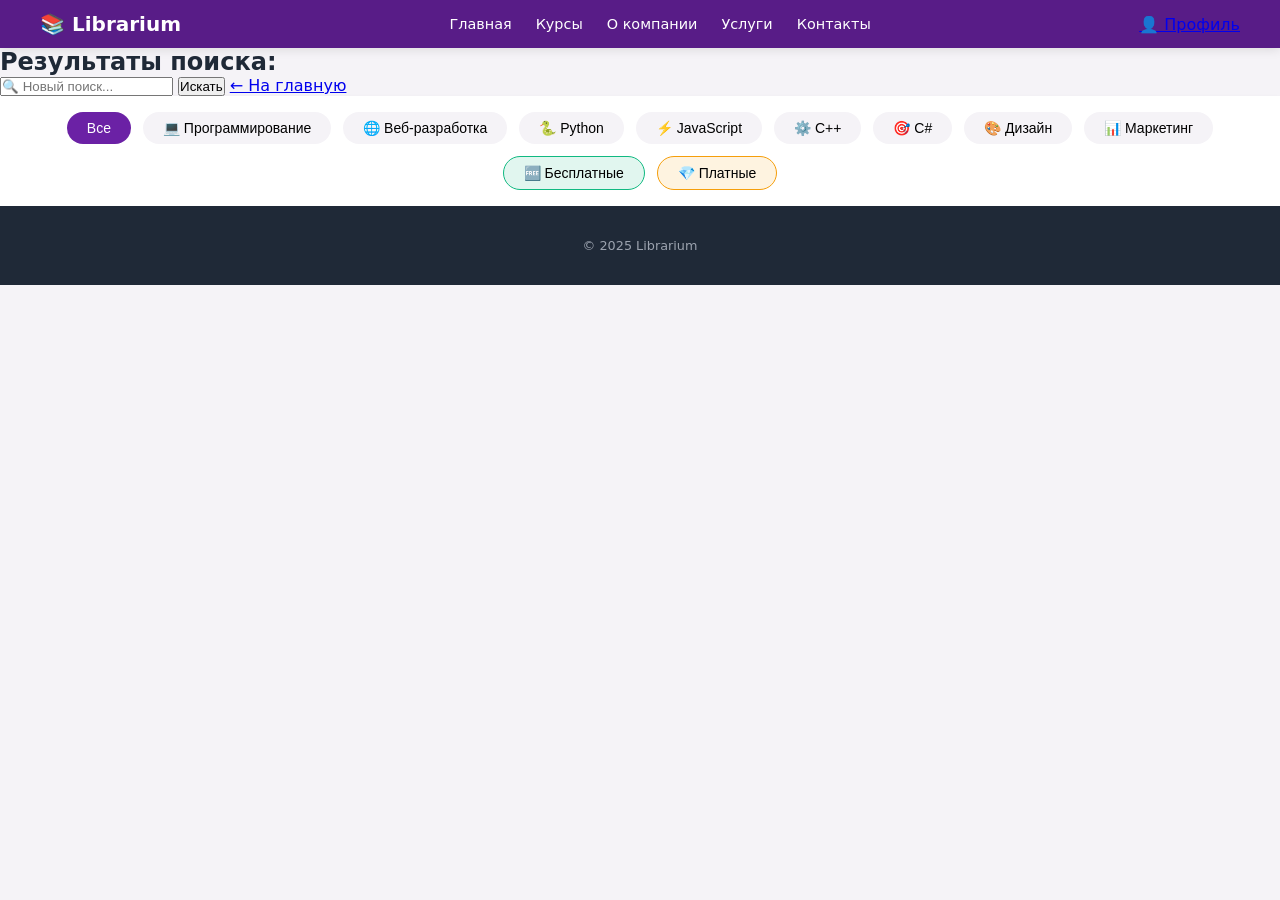
<file: course-platform/search.html>
<!DOCTYPE html>
<html lang="ru">
<head>
    <meta charset="UTF-8">
    <meta name="viewport" content="width=device-width, initial-scale=1.0, user-scalable=yes">
    <title>Поиск курсов — Librarium</title>
    <link rel="stylesheet" href="style.css">
    <script src="https://accounts.google.com/gsi/client" async></script>
</head>
<body>

    <div class="top-bar">
        <div class="top-bar-content">
            <div class="logo">📚 Librarium</div>
            <div class="top-nav">
                <a href="index.html">Главная</a>
                <a href="index.html#courses">Курсы</a>
                <a href="index.html#about">О компании</a>
                <a href="index.html#services">Услуги</a>
                <a href="index.html#contact">Контакты</a>
            </div>
            <div class="profile-area">
                <a href="profile.html" class="profile-icon-btn">👤 Профиль</a>
                <div id="login-container"><div id="google-login-btn"></div></div>
                <div id="user-info" style="display: none; align-items: center; gap: 10px;">
                    <img id="user-avatar" width="32" height="32" style="border-radius: 50%;">
                    <span id="user-name"></span>
                    <button onclick="logout()" class="logout-btn">Выйти</button>
                </div>
            </div>
        </div>
    </div>

    <section class="search-results-section">
        <div class="search-header">
            <h1>Результаты поиска: <span id="searchQueryDisplay"></span></h1>
            <div class="search-again">
                <input type="text" id="search-input-search" placeholder="🔍 Новый поиск...">
                <button id="search-btn-search" class="search-btn">Искать</button>
                <a href="index.html" class="back-btn">← На главную</a>
            </div>
        </div>
        <div class="filters-strip search-filters">
            <div class="filters-container" id="searchFiltersContainer">
                <button class="filter-btn active" data-category="all">Все</button>
                <button class="filter-btn" data-category="programming">💻 Программирование</button>
                <button class="filter-btn" data-category="web">🌐 Веб-разработка</button>
                <button class="filter-btn" data-category="python">🐍 Python</button>
                <button class="filter-btn" data-category="js">⚡ JavaScript</button>
                <button class="filter-btn" data-category="cpp">⚙️ C++</button>
                <button class="filter-btn" data-category="csharp">🎯 C#</button>
                <button class="filter-btn" data-category="design">🎨 Дизайн</button>
                <button class="filter-btn" data-category="marketing">📊 Маркетинг</button>
                <button class="filter-btn price-free" data-price="free">🆓 Бесплатные</button>
                <button class="filter-btn price-paid" data-price="paid">💎 Платные</button>
            </div>
        </div>
        <div class="courses-grid" id="searchResultsContainer"></div>
    </section>

    <footer><p>© 2025 Librarium</p></footer>
    <script src="script.js"></script>
</body>
</html>
</file>
<file: style.css>
:root {
    --primary: #6b21a5;
    --primary-light: #9333ea;
    --primary-dark: #581c87;
    --white: #ffffff;
    --gray-light: #f5f3f7;
    --gray: #e5e7eb;
    --dark: #1f2937;
    --black: #0f0f1a;
}

* {
    margin: 0;
    padding: 0;
    box-sizing: border-box;
}

body {
    font-family: system-ui, -apple-system, 'Segoe UI', Roboto, sans-serif;
    background-color: var(--gray-light);
    color: var(--dark);
    scroll-behavior: smooth;
}

/* ===== Верхняя полоска ===== */
.top-bar {
    background: var(--primary-dark);
    color: white;
    padding: 0.75rem 2rem;
    position: sticky;
    top: 0;
    z-index: 1000;
    box-shadow: 0 2px 10px rgba(0,0,0,0.1);
}

.top-bar-content {
    max-width: 1200px;
    margin: 0 auto;
    display: flex;
    justify-content: space-between;
    align-items: center;
    flex-wrap: wrap;
    gap: 1rem;
}

.top-bar .logo {
    font-size: 1.25rem;
    font-weight: bold;
}

.top-nav {
    display: flex;
    gap: 1.5rem;
    flex-wrap: wrap;
}

.top-nav a {
    color: white;
    text-decoration: none;
    font-size: 0.9rem;
    transition: opacity 0.2s;
}

.top-nav a:hover {
    opacity: 0.8;
}

/* ===== Шапка ===== */
header {
    background: var(--white);
    padding: 1rem 2rem;
    box-shadow: 0 1px 3px rgba(0,0,0,0.1);
}

.header-container {
    max-width: 1200px;
    margin: 0 auto;
    display: flex;
    justify-content: space-between;
    align-items: center;
    flex-wrap: wrap;
    gap: 1rem;
}

.logo-large {
    font-size: 1.5rem;
    font-weight: bold;
    color: var(--primary);
}

.header-actions {
    display: flex;
    align-items: center;
    gap: 1rem;
}

.logout-btn {
    background: #dc2626;
    color: white;
    border: none;
    padding: 0.25rem 0.75rem;
    border-radius: 0.5rem;
    cursor: pointer;
}

/* ===== Герой с анимированным фоном из кода ===== */
.hero {
    position: relative;
    min-height: 85vh;
    display: flex;
    align-items: center;
    justify-content: center;
    text-align: center;
    overflow: hidden;
    background: var(--black);
}

.code-background {
    position: absolute;
    top: 0;
    left: 0;
    width: 100%;
    height: 100%;
    opacity: 0.15;
    font-family: 'Courier New', monospace;
    font-size: 1rem;
    white-space: nowrap;
    overflow: hidden;
    pointer-events: none;
}

.code-line {
    position: absolute;
    color: #00ff88;
    animation: slideCode 20s linear infinite;
    white-space: nowrap;
}

@keyframes slideCode {
    0% { transform: translateX(100%); opacity: 0; }
    10% { opacity: 1; }
    90% { opacity: 1; }
    100% { transform: translateX(-100%); opacity: 0; }
}

.hero-content {
    position: relative;
    z-index: 2;
    color: white;
    padding: 2rem 2rem 4rem 2rem;
    max-width: 800px;
    margin-top: -80px;
}

.hero-content h1 {
    font-size: 2.5rem;
    margin-bottom: 1rem;
}

.hero-content p {
    font-size: 1.2rem;
    margin-bottom: 2rem;
    opacity: 0.9;
}

.search-wrapper {
    max-width: 500px;
    margin: 0 auto;
}

.search-wrapper input {
    width: 100%;
    padding: 1rem 1.5rem;
    font-size: 1rem;
    border: none;
    border-radius: 3rem;
    outline: none;
    box-shadow: 0 4px 15px rgba(0,0,0,0.2);
}

/* ===== Фильтры ===== */
.filters-strip {
    background: var(--white);
    padding: 1rem 2rem;
    box-shadow: 0 2px 5px rgba(0,0,0,0.05);
    overflow-x: auto;
}

.filters-container {
    display: flex;
    gap: 0.75rem;
    flex-wrap: wrap;
    justify-content: center;
    max-width: 1200px;
    margin: 0 auto;
}

.filter-btn {
    background: var(--gray-light);
    border: none;
    padding: 0.5rem 1.25rem;
    border-radius: 2rem;
    font-size: 0.875rem;
    cursor: pointer;
    transition: all 0.2s;
    white-space: nowrap;
}

.filter-btn:hover {
    background: var(--gray);
}

.filter-btn.active {
    background: var(--primary);
    color: white;
}

.price-free {
    background: #10b98120;
    border: 1px solid #10b981;
}

.price-paid {
    background: #f59e0b20;
    border: 1px solid #f59e0b;
}

/* ===== Виджеты ===== */
.widgets-section {
    padding: 2rem;
    max-width: 1200px;
    margin: 0 auto;
}

.section-title {
    font-size: 1.5rem;
    font-weight: 600;
    margin-bottom: 1rem;
    color: var(--primary-dark);
    border-left: 4px solid var(--primary);
    padding-left: 1rem;
}

.widgets-grid {
    display: grid;
    grid-template-columns: repeat(auto-fit, minmax(180px, 1fr));
    gap: 1.5rem;
}

.widget-card {
    min-width: 220px;
    flex-shrink: 0;
    background: var(--white);
    border-radius: 1rem;
    overflow: hidden;
    cursor: pointer;
    transition: transform 0.2s, box-shadow 0.2s;
    text-align: center;
    padding-bottom: 2rem; /* было 1rem */
}

.widget-card:hover {
    transform: translateY(-5px);
    box-shadow: 0 10px 20px rgba(0,0,0,0.1);
}

.widget-image {
    height: 200px; /* было 100px */
    display: flex;
    align-items: center;
    justify-content: center;
}

.widget-emoji {
    font-size: 4rem; /* было 2.5rem */
}

.programming-bg { background: linear-gradient(135deg, #667eea, #764ba2); }
.web-bg { background: linear-gradient(135deg, #f093fb, #f5576c); }
.python-bg { background: linear-gradient(135deg, #43e97b, #38f9d7); }
.design-bg { background: linear-gradient(135deg, #fa709a, #fee140); }

.widget-card h3 {
    margin: 1rem 0 0.5rem; /* было 0.75rem 0 0.25rem */
    font-size: 1.1rem; /* было 1rem */
}

.widget-card p {
    font-size: 0.85rem; /* было 0.75rem */
    color: #6b7280;
}

/* ===== О компании (как на первой фотке) ===== */
.about-company {
    background: var(--white);
    padding: 3rem 2rem;
    margin: 2rem 0;
}

.about-container {
    max-width: 1200px;
    margin: 0 auto;
    text-align: center;
}

.about-container h2 {
    font-size: 2rem;
    color: var(--primary-dark);
    margin-bottom: 1rem;
}

.about-subtitle {
    max-width: 800px;
    margin: 0 auto 2rem;
    color: #4b5563;
    line-height: 1.6;
}

.about-features {
    display: grid;
    grid-template-columns: repeat(auto-fit, minmax(200px, 1fr));
    gap: 2rem;
    margin-top: 2rem;
}

.feature {
    text-align: center;
    padding: 1rem;
}

.feature-icon {
    font-size: 2.5rem;
    margin-bottom: 0.5rem;
}

.feature h3 {
    margin-bottom: 0.5rem;
    color: var(--primary);
}

/* ===== Услуги (как на второй фотке) ===== */
.services-section {
    background: var(--gray-light);
    padding: 3rem 2rem;
}

.services-container {
    max-width: 1200px;
    margin: 0 auto;
    text-align: center;
}

.services-container h2 {
    font-size: 2rem;
    color: var(--primary-dark);
    margin-bottom: 0.5rem;
}

.services-subtitle {
    color: #6b7280;
    margin-bottom: 2rem;
}

.services-grid {
    display: grid;
    grid-template-columns: repeat(auto-fit, minmax(250px, 1fr));
    gap: 1.5rem;
}

.service-card {
    background: var(--white);
    padding: 1.5rem;
    border-radius: 1rem;
    text-align: center;
    transition: transform 0.2s;
}

.service-card:hover {
    transform: translateY(-3px);
}

.service-icon {
    font-size: 2rem;
    margin-bottom: 0.75rem;
}

.service-card h3 {
    margin-bottom: 0.5rem;
    font-size: 1.1rem;
}

.service-card p {
    font-size: 0.85rem;
    color: #6b7280;
}

/* ===== Курсы ===== */
.courses-section {
    padding: 2rem;
    max-width: 1200px;
    margin: 0 auto;
}

.courses-grid {
    display: grid;
    grid-template-columns: repeat(auto-fill, minmax(300px, 1fr));
    gap: 1.5rem;
}

.course-card {
    background: var(--white);
    border-radius: 1rem;
    overflow: hidden;
    box-shadow: 0 4px 6px rgba(0,0,0,0.1);
    transition: transform 0.2s;
}

.course-card:hover {
    transform: translateY(-3px);
}

.course-image {
    height: 100px;
    background: linear-gradient(135deg, var(--primary-light), var(--primary-dark));
    display: flex;
    align-items: center;
    justify-content: center;
    font-size: 2.5rem;
}

.course-content {
    padding: 1rem;
}

.course-title {
    font-size: 1.1rem;
    margin-bottom: 0.25rem;
}

.course-author {
    font-size: 0.75rem;
    color: #6b7280;
    margin-bottom: 0.25rem;
}

.course-category {
    font-size: 0.7rem;
    color: var(--primary);
    margin-bottom: 0.5rem;
}

.course-price {
    font-size: 0.8rem;
    font-weight: bold;
    margin: 0.5rem 0;
}

.price-free-tag {
    color: #10b981;
}

.price-paid-tag {
    color: #f59e0b;
}

.course-description {
    font-size: 0.8rem;
    color: #4b5563;
    margin-bottom: 0.75rem;
    line-height: 1.4;
}

.btn-subscribe {
    background: var(--primary);
    color: white;
    border: none;
    padding: 0.5rem;
    border-radius: 0.5rem;
    cursor: pointer;
    width: 100%;
    font-weight: 500;
}

.btn-subscribed {
    background: #10b981;
}

.unsubscribe-btn {
    background: #ef4444;
    margin-top: 0.5rem;
}

/* ===== Форма подбора курса ===== */
.personal-form-section {
    background: linear-gradient(135deg, var(--primary-light), var(--primary-dark));
    padding: 3rem 2rem;
}

.form-container {
    max-width: 600px;
    margin: 0 auto;
    background: var(--white);
    padding: 2rem;
    border-radius: 1.5rem;
    box-shadow: 0 10px 30px rgba(0,0,0,0.2);
}

.form-container h2 {
    text-align: center;
    margin-bottom: 0.5rem;
    color: var(--primary-dark);
}

.form-container p {
    text-align: center;
    margin-bottom: 1.5rem;
    color: #6b7280;
}

.form-group {
    margin-bottom: 1rem;
}

.form-group input,
.form-group select,
.form-group textarea {
    width: 100%;
    padding: 0.75rem;
    border: 1px solid var(--gray);
    border-radius: 0.5rem;
    font-size: 1rem;
}

.submit-btn {
    background: var(--primary);
    color: white;
    border: none;
    padding: 0.75rem;
    border-radius: 0.5rem;
    font-size: 1rem;
    cursor: pointer;
    width: 100%;
    font-weight: bold;
}

.submit-btn:hover {
    background: var(--primary-dark);
}

.form-status {
    margin-top: 1rem;
    text-align: center;
    font-size: 0.875rem;
}

/* ===== Контакты ===== */
.contact-section {
    background: var(--white);
    padding: 3rem 2rem;
}

.contact-container {
    max-width: 1200px;
    margin: 0 auto;
    display: grid;
    grid-template-columns: 1fr 1fr;
    gap: 2rem;
}

.contact-info h3, .contact-map h3 {
    margin-bottom: 1rem;
    color: var(--primary-dark);
}

.contact-info p {
    margin-bottom: 0.5rem;
}

.contact-info a {
    color: var(--primary);
    text-decoration: none;
}

.map-placeholder {
    background: var(--gray-light);
    border-radius: 1rem;
    overflow: hidden;
}

/* ===== Footer ===== */
footer {
    background: var(--dark);
    color: #9ca3af;
    text-align: center;
    padding: 2rem;
    font-size: 0.8rem;
}

footer a {
    color: var(--primary-light);
}

/* ===== Адаптивность (телефон) ===== */
@media (max-width: 768px) {
    .top-bar-content {
        flex-direction: column;
        text-align: center;
    }
    
    .top-nav {
        justify-content: center;
        gap: 1rem;
    }
    
    .header-container {
        flex-direction: column;
        text-align: center;
    }
    
    .hero-content h1 {
        font-size: 1.8rem;
    }
    
    .filters-container {
        flex-wrap: nowrap;
        overflow-x: auto;
        justify-content: flex-start;
        padding-bottom: 0.5rem;
    }
    
    .widgets-grid {
        grid-template-columns: repeat(2, 1fr);
    }
    
    .about-features {
        grid-template-columns: repeat(2, 1fr);
        gap: 1rem;
    }
    
    .services-grid {
        grid-template-columns: 1fr;
    }
    
    .contact-container {
        grid-template-columns: 1fr;
        gap: 1.5rem;
    }
    
    .courses-grid {
        grid-template-columns: 1fr;
    }
    
    .form-container {
        padding: 1.5rem;
    }
}

@media (max-width: 480px) {
    .widgets-grid {
        grid-template-columns: 1fr;
    }
    
    .about-features {
        grid-template-columns: 1fr;
    }
}
/* ===== Кнопка Фильтр ===== */
.search-wrapper {
    display: flex;
    gap: 0.75rem;
    align-items: center;
    justify-content: center;
    flex-wrap: wrap;
}

.search-wrapper input {
    flex: 1;
    min-width: 250px;
}

.filter-toggle-btn {
    background: var(--primary);
    color: white;
    border: none;
    padding: 0.75rem 1.5rem;
    border-radius: 2rem;
    font-size: 1rem;
    cursor: pointer;
    transition: all 0.2s;
    white-space: nowrap;
}

.filter-toggle-btn:hover {
    background: var(--primary-dark);
}

/* ===== Выпадающая панель фильтров ===== */
.filter-dropdown {
    position: absolute;
    top: 60px;
    right: 20px;
    background: white;
    border-radius: 1rem;
    box-shadow: 0 10px 25px rgba(0,0,0,0.2);
    z-index: 1000;
    min-width: 500px;
    width: max-content;
    padding: 1rem;
}

.filter-dropdown-columns {
    display: flex;
    gap: 2rem;
    flex-wrap: wrap;
}

.filter-column {
    display: flex;
    flex-direction: column;
    gap: 0.5rem;
    min-width: 160px;
}

.filter-column h4 {
    color: var(--primary-dark);
    margin-bottom: 0.25rem;
    font-size: 0.9rem;
    border-bottom: 1px solid var(--gray);
    padding-bottom: 0.25rem;
}

.filter-dropdown-btn {
    background: var(--gray-light);
    border: none;
    padding: 0.4rem 1rem;
    border-radius: 2rem;
    font-size: 0.8rem;
    cursor: pointer;
    text-align: left;
    transition: all 0.2s;
}

.filter-dropdown-btn:hover {
    background: var(--gray);
}

.filter-dropdown-btn.active {
    background: var(--primary);
    color: white;
}

/* Адаптив для телефона */
@media (max-width: 768px) {
    .filter-dropdown {
        min-width: 280px;
        left: auto;
        right: 0;
        transform: none;
    }
    
    .filter-dropdown-columns {
        flex-direction: column;
        gap: 1rem;
    }
}
/* ===== Виджеты с прокруткой ===== */
.widgets-wrapper {
    position: relative;
    display: flex;
    align-items: center;
    gap: 0.5rem;
}

.widgets-grid {
    display: flex;
    gap: 1.5rem;
    overflow-x: auto;
    scroll-behavior: smooth;
    scrollbar-width: thin;
    padding: 0.5rem 0;
    flex: 1;
}

.widgets-grid::-webkit-scrollbar {
    height: 6px;
}

.widgets-grid::-webkit-scrollbar-track {
    background: var(--gray);
    border-radius: 10px;
}

.widgets-grid::-webkit-scrollbar-thumb {
    background: var(--primary);
    border-radius: 10px;
}

.widget-card {
    min-width: 220px;
    flex-shrink: 0;
    background: var(--white);
    border-radius: 1rem;
    overflow: hidden;
    cursor: pointer;
    transition: transform 0.2s, box-shadow 0.2s;
    text-align: center;
    padding-bottom: 1rem;
}

.scroll-btn {
    background: var(--primary);
    color: white;
    border: none;
    width: 40px;
    height: 40px;
    border-radius: 50%;
    cursor: pointer;
    font-size: 1.2rem;
    transition: all 0.2s;
    flex-shrink: 0;
}

.scroll-btn:hover {
    background: var(--primary-dark);
    transform: scale(1.05);
}
/* ===== Страница курсов с боковой панелью ===== */
.courses-page {
    display: flex;
    max-width: 1400px;
    margin: 0 auto;
    padding: 2rem;
    gap: 2rem;
    min-height: 80vh;
}

.courses-sidebar {
    width: 260px;
    flex-shrink: 0;
    background: var(--white);
    border-radius: 1rem;
    padding: 1.5rem;
    box-shadow: 0 2px 8px rgba(0,0,0,0.05);
    position: sticky;
    top: 80px;
    height: fit-content;
}

.courses-sidebar h3 {
    margin-bottom: 1rem;
    color: var(--primary-dark);
    font-size: 1.2rem;
}

.filter-group {
    margin-bottom: 1.5rem;
}

.filter-group h4 {
    margin-bottom: 0.5rem;
    color: var(--dark);
    font-size: 0.9rem;
}

.filter-checkbox {
    display: flex;
    align-items: center;
    gap: 0.5rem;
    padding: 0.4rem 0;
    cursor: pointer;
    font-size: 0.85rem;
    color: #4b5563;
    transition: all 0.2s;
}

.filter-checkbox:hover {
    color: var(--primary);
}

.filter-checkbox input {
    width: 18px;
    height: 18px;
    cursor: pointer;
    accent-color: var(--primary);
}

.reset-filters-btn {
    width: 100%;
    background: var(--gray-light);
    border: 1px solid var(--gray);
    padding: 0.6rem;
    border-radius: 0.5rem;
    cursor: pointer;
    font-size: 0.8rem;
    margin-top: 0.5rem;
    transition: all 0.2s;
}

.reset-filters-btn:hover {
    background: var(--gray);
}

.courses-content {
    flex: 1;
}

.courses-header {
    display: flex;
    justify-content: space-between;
    align-items: center;
    flex-wrap: wrap;
    gap: 1rem;
    margin-bottom: 1.5rem;
}

.courses-header h2 {
    color: var(--primary-dark);
}

.search-mini {
    width: 280px;
}

.search-mini input {
    width: 100%;
    padding: 0.6rem 1rem;
    border: 1px solid var(--gray);
    border-radius: 2rem;
    outline: none;
    font-size: 0.9rem;
}

.search-mini input:focus {
    border-color: var(--primary);
}

/* Сообщение об отсутствии курсов */
.empty-courses-message {
    text-align: center;
    padding: 3rem;
    background: var(--white);
    border-radius: 1rem;
    color: #6b7280;
}

.empty-courses-message p {
    font-size: 1.1rem;
}

.empty-courses-message .emoji {
    font-size: 3rem;
    margin-bottom: 1rem;
}

/* Адаптив */
@media (max-width: 768px) {
    .courses-page {
        flex-direction: column;
        padding: 1rem;
    }
    
    .courses-sidebar {
        width: 100%;
        position: static;
    }
    
    .courses-header {
        flex-direction: column;
        align-items: stretch;
    }
    
    .search-mini {
        width: 100%;
    }
}
</file>
<file: course-platform/style.css>
:root {
    --primary: #6b21a5;
    --primary-light: #9333ea;
    --primary-dark: #581c87;
    --white: #ffffff;
    --gray-light: #f5f3f7;
    --gray: #e5e7eb;
    --dark: #1f2937;
    --black: #0f0f1a;
}

* {
    margin: 0;
    padding: 0;
    box-sizing: border-box;
}

body {
    font-family: system-ui, -apple-system, 'Segoe UI', Roboto, sans-serif;
    background-color: var(--gray-light);
    color: var(--dark);
    scroll-behavior: smooth;
}

/* ===== Верхняя полоска ===== */
.top-bar {
    background: var(--primary-dark);
    color: white;
    padding: 0.75rem 2rem;
    position: sticky;
    top: 0;
    z-index: 1000;
    box-shadow: 0 2px 10px rgba(0,0,0,0.1);
}

.top-bar-content {
    max-width: 1200px;
    margin: 0 auto;
    display: flex;
    justify-content: space-between;
    align-items: center;
    flex-wrap: wrap;
    gap: 1rem;
}

.top-bar .logo {
    font-size: 1.25rem;
    font-weight: bold;
}

.top-nav {
    display: flex;
    gap: 1.5rem;
    flex-wrap: wrap;
}

.top-nav a {
    color: white;
    text-decoration: none;
    font-size: 0.9rem;
    transition: opacity 0.2s;
}

.top-nav a:hover {
    opacity: 0.8;
}

/* ===== Шапка ===== */
header {
    background: var(--white);
    padding: 1rem 2rem;
    box-shadow: 0 1px 3px rgba(0,0,0,0.1);
}

.header-container {
    max-width: 1200px;
    margin: 0 auto;
    display: flex;
    justify-content: space-between;
    align-items: center;
    flex-wrap: wrap;
    gap: 1rem;
}

.logo-large {
    font-size: 1.5rem;
    font-weight: bold;
    color: var(--primary);
}

.header-actions {
    display: flex;
    align-items: center;
    gap: 1rem;
}

.logout-btn {
    background: #dc2626;
    color: white;
    border: none;
    padding: 0.25rem 0.75rem;
    border-radius: 0.5rem;
    cursor: pointer;
}

/* ===== Герой с анимированным фоном из кода ===== */
.hero {
    position: relative;
    min-height: 85vh;
    display: flex;
    align-items: center;
    justify-content: center;
    text-align: center;
    overflow: hidden;
    background: var(--black);
}

.code-background {
    position: absolute;
    top: 0;
    left: 0;
    width: 100%;
    height: 100%;
    opacity: 0.15;
    font-family: 'Courier New', monospace;
    font-size: 1rem;
    white-space: nowrap;
    overflow: hidden;
    pointer-events: none;
}

.code-line {
    position: absolute;
    color: #00ff88;
    animation: slideCode 20s linear infinite;
    white-space: nowrap;
}

@keyframes slideCode {
    0% { transform: translateX(100%); opacity: 0; }
    10% { opacity: 1; }
    90% { opacity: 1; }
    100% { transform: translateX(-100%); opacity: 0; }
}

.hero-content {
    position: relative;
    z-index: 2;
    color: white;
    padding: 2rem 2rem 4rem 2rem;
    max-width: 800px;
    margin-top: -80px;
}

.hero-content h1 {
    font-size: 2.5rem;
    margin-bottom: 1rem;
}

.hero-content p {
    font-size: 1.2rem;
    margin-bottom: 2rem;
    opacity: 0.9;
}

.search-wrapper {
    max-width: 500px;
    margin: 0 auto;
}

.search-wrapper input {
    width: 100%;
    padding: 1rem 1.5rem;
    font-size: 1rem;
    border: none;
    border-radius: 3rem;
    outline: none;
    box-shadow: 0 4px 15px rgba(0,0,0,0.2);
}

/* ===== Фильтры ===== */
.filters-strip {
    background: var(--white);
    padding: 1rem 2rem;
    box-shadow: 0 2px 5px rgba(0,0,0,0.05);
    overflow-x: auto;
}

.filters-container {
    display: flex;
    gap: 0.75rem;
    flex-wrap: wrap;
    justify-content: center;
    max-width: 1200px;
    margin: 0 auto;
}

.filter-btn {
    background: var(--gray-light);
    border: none;
    padding: 0.5rem 1.25rem;
    border-radius: 2rem;
    font-size: 0.875rem;
    cursor: pointer;
    transition: all 0.2s;
    white-space: nowrap;
}

.filter-btn:hover {
    background: var(--gray);
}

.filter-btn.active {
    background: var(--primary);
    color: white;
}

.price-free {
    background: #10b98120;
    border: 1px solid #10b981;
}

.price-paid {
    background: #f59e0b20;
    border: 1px solid #f59e0b;
}

/* ===== Виджеты ===== */
.widgets-section {
    padding: 2rem;
    max-width: 1200px;
    margin: 0 auto;
}

.section-title {
    font-size: 1.5rem;
    font-weight: 600;
    margin-bottom: 1rem;
    color: var(--primary-dark);
    border-left: 4px solid var(--primary);
    padding-left: 1rem;
}

.widgets-grid {
    display: grid;
    grid-template-columns: repeat(auto-fit, minmax(180px, 1fr));
    gap: 1.5rem;
}

.widget-card {
    min-width: 220px;
    flex-shrink: 0;
    background: var(--white);
    border-radius: 1rem;
    overflow: hidden;
    cursor: pointer;
    transition: transform 0.2s, box-shadow 0.2s;
    text-align: center;
    padding-bottom: 2rem; /* было 1rem */
}

.widget-card:hover {
    transform: translateY(-5px);
    box-shadow: 0 10px 20px rgba(0,0,0,0.1);
}

.widget-image {
    height: 200px; /* было 100px */
    display: flex;
    align-items: center;
    justify-content: center;
}

.widget-emoji {
    font-size: 4rem; /* было 2.5rem */
}

.programming-bg { background: linear-gradient(135deg, #667eea, #764ba2); }
.web-bg { background: linear-gradient(135deg, #f093fb, #f5576c); }
.python-bg { background: linear-gradient(135deg, #43e97b, #38f9d7); }
.design-bg { background: linear-gradient(135deg, #fa709a, #fee140); }

.widget-card h3 {
    margin: 1rem 0 0.5rem; /* было 0.75rem 0 0.25rem */
    font-size: 1.1rem; /* было 1rem */
}

.widget-card p {
    font-size: 0.85rem; /* было 0.75rem */
    color: #6b7280;
}

/* ===== О компании (как на первой фотке) ===== */
.about-company {
    background: var(--white);
    padding: 3rem 2rem;
    margin: 2rem 0;
}

.about-container {
    max-width: 1200px;
    margin: 0 auto;
    text-align: center;
}

.about-container h2 {
    font-size: 2rem;
    color: var(--primary-dark);
    margin-bottom: 1rem;
}

.about-subtitle {
    max-width: 800px;
    margin: 0 auto 2rem;
    color: #4b5563;
    line-height: 1.6;
}

.about-features {
    display: grid;
    grid-template-columns: repeat(auto-fit, minmax(200px, 1fr));
    gap: 2rem;
    margin-top: 2rem;
}

.feature {
    text-align: center;
    padding: 1rem;
}

.feature-icon {
    font-size: 2.5rem;
    margin-bottom: 0.5rem;
}

.feature h3 {
    margin-bottom: 0.5rem;
    color: var(--primary);
}

/* ===== Услуги (как на второй фотке) ===== */
.services-section {
    background: var(--gray-light);
    padding: 3rem 2rem;
}

.services-container {
    max-width: 1200px;
    margin: 0 auto;
    text-align: center;
}

.services-container h2 {
    font-size: 2rem;
    color: var(--primary-dark);
    margin-bottom: 0.5rem;
}

.services-subtitle {
    color: #6b7280;
    margin-bottom: 2rem;
}

.services-grid {
    display: grid;
    grid-template-columns: repeat(auto-fit, minmax(250px, 1fr));
    gap: 1.5rem;
}

.service-card {
    background: var(--white);
    padding: 1.5rem;
    border-radius: 1rem;
    text-align: center;
    transition: transform 0.2s;
}

.service-card:hover {
    transform: translateY(-3px);
}

.service-icon {
    font-size: 2rem;
    margin-bottom: 0.75rem;
}

.service-card h3 {
    margin-bottom: 0.5rem;
    font-size: 1.1rem;
}

.service-card p {
    font-size: 0.85rem;
    color: #6b7280;
}

/* ===== Курсы ===== */
.courses-section {
    padding: 2rem;
    max-width: 1200px;
    margin: 0 auto;
}

.courses-grid {
    display: grid;
    grid-template-columns: repeat(auto-fill, minmax(300px, 1fr));
    gap: 1.5rem;
}

.course-card {
    background: var(--white);
    border-radius: 1rem;
    overflow: hidden;
    box-shadow: 0 4px 6px rgba(0,0,0,0.1);
    transition: transform 0.2s;
}

.course-card:hover {
    transform: translateY(-3px);
}

.course-image {
    height: 100px;
    background: linear-gradient(135deg, var(--primary-light), var(--primary-dark));
    display: flex;
    align-items: center;
    justify-content: center;
    font-size: 2.5rem;
}

.course-content {
    padding: 1rem;
}

.course-title {
    font-size: 1.1rem;
    margin-bottom: 0.25rem;
}

.course-author {
    font-size: 0.75rem;
    color: #6b7280;
    margin-bottom: 0.25rem;
}

.course-category {
    font-size: 0.7rem;
    color: var(--primary);
    margin-bottom: 0.5rem;
}

.course-price {
    font-size: 0.8rem;
    font-weight: bold;
    margin: 0.5rem 0;
}

.price-free-tag {
    color: #10b981;
}

.price-paid-tag {
    color: #f59e0b;
}

.course-description {
    font-size: 0.8rem;
    color: #4b5563;
    margin-bottom: 0.75rem;
    line-height: 1.4;
}

.btn-subscribe {
    background: var(--primary);
    color: white;
    border: none;
    padding: 0.5rem;
    border-radius: 0.5rem;
    cursor: pointer;
    width: 100%;
    font-weight: 500;
}

.btn-subscribed {
    background: #10b981;
}

.unsubscribe-btn {
    background: #ef4444;
    margin-top: 0.5rem;
}

/* ===== Форма подбора курса ===== */
.personal-form-section {
    background: linear-gradient(135deg, var(--primary-light), var(--primary-dark));
    padding: 3rem 2rem;
}

.form-container {
    max-width: 600px;
    margin: 0 auto;
    background: var(--white);
    padding: 2rem;
    border-radius: 1.5rem;
    box-shadow: 0 10px 30px rgba(0,0,0,0.2);
}

.form-container h2 {
    text-align: center;
    margin-bottom: 0.5rem;
    color: var(--primary-dark);
}

.form-container p {
    text-align: center;
    margin-bottom: 1.5rem;
    color: #6b7280;
}

.form-group {
    margin-bottom: 1rem;
}

.form-group input,
.form-group select,
.form-group textarea {
    width: 100%;
    padding: 0.75rem;
    border: 1px solid var(--gray);
    border-radius: 0.5rem;
    font-size: 1rem;
}

.submit-btn {
    background: var(--primary);
    color: white;
    border: none;
    padding: 0.75rem;
    border-radius: 0.5rem;
    font-size: 1rem;
    cursor: pointer;
    width: 100%;
    font-weight: bold;
}

.submit-btn:hover {
    background: var(--primary-dark);
}

.form-status {
    margin-top: 1rem;
    text-align: center;
    font-size: 0.875rem;
}

/* ===== Контакты ===== */
.contact-section {
    background: var(--white);
    padding: 3rem 2rem;
}

.contact-container {
    max-width: 1200px;
    margin: 0 auto;
    display: grid;
    grid-template-columns: 1fr 1fr;
    gap: 2rem;
}

.contact-info h3, .contact-map h3 {
    margin-bottom: 1rem;
    color: var(--primary-dark);
}

.contact-info p {
    margin-bottom: 0.5rem;
}

.contact-info a {
    color: var(--primary);
    text-decoration: none;
}

.map-placeholder {
    background: var(--gray-light);
    border-radius: 1rem;
    overflow: hidden;
}

/* ===== Footer ===== */
footer {
    background: var(--dark);
    color: #9ca3af;
    text-align: center;
    padding: 2rem;
    font-size: 0.8rem;
}

footer a {
    color: var(--primary-light);
}

/* ===== Адаптивность (телефон) ===== */
@media (max-width: 768px) {
    .top-bar-content {
        flex-direction: column;
        text-align: center;
    }
    
    .top-nav {
        justify-content: center;
        gap: 1rem;
    }
    
    .header-container {
        flex-direction: column;
        text-align: center;
    }
    
    .hero-content h1 {
        font-size: 1.8rem;
    }
    
    .filters-container {
        flex-wrap: nowrap;
        overflow-x: auto;
        justify-content: flex-start;
        padding-bottom: 0.5rem;
    }
    
    .widgets-grid {
        grid-template-columns: repeat(2, 1fr);
    }
    
    .about-features {
        grid-template-columns: repeat(2, 1fr);
        gap: 1rem;
    }
    
    .services-grid {
        grid-template-columns: 1fr;
    }
    
    .contact-container {
        grid-template-columns: 1fr;
        gap: 1.5rem;
    }
    
    .courses-grid {
        grid-template-columns: 1fr;
    }
    
    .form-container {
        padding: 1.5rem;
    }
}

@media (max-width: 480px) {
    .widgets-grid {
        grid-template-columns: 1fr;
    }
    
    .about-features {
        grid-template-columns: 1fr;
    }
}
/* ===== Кнопка Фильтр ===== */
.search-wrapper {
    display: flex;
    gap: 0.75rem;
    align-items: center;
    justify-content: center;
    flex-wrap: wrap;
}

.search-wrapper input {
    flex: 1;
    min-width: 250px;
}

.filter-toggle-btn {
    background: var(--primary);
    color: white;
    border: none;
    padding: 0.75rem 1.5rem;
    border-radius: 2rem;
    font-size: 1rem;
    cursor: pointer;
    transition: all 0.2s;
    white-space: nowrap;
}

.filter-toggle-btn:hover {
    background: var(--primary-dark);
}

/* ===== Выпадающая панель фильтров ===== */
.filter-dropdown {
    position: absolute;
    top: 60px;
    right: 20px;
    background: white;
    border-radius: 1rem;
    box-shadow: 0 10px 25px rgba(0,0,0,0.2);
    z-index: 1000;
    min-width: 500px;
    width: max-content;
    padding: 1rem;
}

.filter-dropdown-columns {
    display: flex;
    gap: 2rem;
    flex-wrap: wrap;
}

.filter-column {
    display: flex;
    flex-direction: column;
    gap: 0.5rem;
    min-width: 160px;
}

.filter-column h4 {
    color: var(--primary-dark);
    margin-bottom: 0.25rem;
    font-size: 0.9rem;
    border-bottom: 1px solid var(--gray);
    padding-bottom: 0.25rem;
}

.filter-dropdown-btn {
    background: var(--gray-light);
    border: none;
    padding: 0.4rem 1rem;
    border-radius: 2rem;
    font-size: 0.8rem;
    cursor: pointer;
    text-align: left;
    transition: all 0.2s;
}

.filter-dropdown-btn:hover {
    background: var(--gray);
}

.filter-dropdown-btn.active {
    background: var(--primary);
    color: white;
}

/* Адаптив для телефона */
@media (max-width: 768px) {
    .filter-dropdown {
        min-width: 280px;
        left: auto;
        right: 0;
        transform: none;
    }
    
    .filter-dropdown-columns {
        flex-direction: column;
        gap: 1rem;
    }
}
/* ===== Виджеты с прокруткой ===== */
.widgets-wrapper {
    position: relative;
    display: flex;
    align-items: center;
    gap: 0.5rem;
}

.widgets-grid {
    display: flex;
    gap: 1.5rem;
    overflow-x: auto;
    scroll-behavior: smooth;
    scrollbar-width: thin;
    padding: 0.5rem 0;
    flex: 1;
}

.widgets-grid::-webkit-scrollbar {
    height: 6px;
}

.widgets-grid::-webkit-scrollbar-track {
    background: var(--gray);
    border-radius: 10px;
}

.widgets-grid::-webkit-scrollbar-thumb {
    background: var(--primary);
    border-radius: 10px;
}

.widget-card {
    min-width: 220px;
    flex-shrink: 0;
    background: var(--white);
    border-radius: 1rem;
    overflow: hidden;
    cursor: pointer;
    transition: transform 0.2s, box-shadow 0.2s;
    text-align: center;
    padding-bottom: 1rem;
}

.scroll-btn {
    background: var(--primary);
    color: white;
    border: none;
    width: 40px;
    height: 40px;
    border-radius: 50%;
    cursor: pointer;
    font-size: 1.2rem;
    transition: all 0.2s;
    flex-shrink: 0;
}

.scroll-btn:hover {
    background: var(--primary-dark);
    transform: scale(1.05);
}
/* ===== Страница курсов с боковой панелью ===== */
.courses-page {
    display: flex;
    max-width: 1400px;
    margin: 0 auto;
    padding: 2rem;
    gap: 2rem;
    min-height: 80vh;
}

.courses-sidebar {
    width: 260px;
    flex-shrink: 0;
    background: var(--white);
    border-radius: 1rem;
    padding: 1.5rem;
    box-shadow: 0 2px 8px rgba(0,0,0,0.05);
    position: sticky;
    top: 80px;
    height: fit-content;
}

.courses-sidebar h3 {
    margin-bottom: 1rem;
    color: var(--primary-dark);
    font-size: 1.2rem;
}

.filter-group {
    margin-bottom: 1.5rem;
}

.filter-group h4 {
    margin-bottom: 0.5rem;
    color: var(--dark);
    font-size: 0.9rem;
}

.filter-checkbox {
    display: flex;
    align-items: center;
    gap: 0.5rem;
    padding: 0.4rem 0;
    cursor: pointer;
    font-size: 0.85rem;
    color: #4b5563;
    transition: all 0.2s;
}

.filter-checkbox:hover {
    color: var(--primary);
}

.filter-checkbox input {
    width: 18px;
    height: 18px;
    cursor: pointer;
    accent-color: var(--primary);
}

.reset-filters-btn {
    width: 100%;
    background: var(--gray-light);
    border: 1px solid var(--gray);
    padding: 0.6rem;
    border-radius: 0.5rem;
    cursor: pointer;
    font-size: 0.8rem;
    margin-top: 0.5rem;
    transition: all 0.2s;
}

.reset-filters-btn:hover {
    background: var(--gray);
}

.courses-content {
    flex: 1;
}

.courses-header {
    display: flex;
    justify-content: space-between;
    align-items: center;
    flex-wrap: wrap;
    gap: 1rem;
    margin-bottom: 1.5rem;
}

.courses-header h2 {
    color: var(--primary-dark);
}

.search-mini {
    width: 280px;
}

.search-mini input {
    width: 100%;
    padding: 0.6rem 1rem;
    border: 1px solid var(--gray);
    border-radius: 2rem;
    outline: none;
    font-size: 0.9rem;
}

.search-mini input:focus {
    border-color: var(--primary);
}

/* Сообщение об отсутствии курсов */
.empty-courses-message {
    text-align: center;
    padding: 3rem;
    background: var(--white);
    border-radius: 1rem;
    color: #6b7280;
}

.empty-courses-message p {
    font-size: 1.1rem;
}

.empty-courses-message .emoji {
    font-size: 3rem;
    margin-bottom: 1rem;
}

/* Адаптив */
@media (max-width: 768px) {
    .courses-page {
        flex-direction: column;
        padding: 1rem;
    }
    
    .courses-sidebar {
        width: 100%;
        position: static;
    }
    
    .courses-header {
        flex-direction: column;
        align-items: stretch;
    }
    
    .search-mini {
        width: 100%;
    }
}
</file>
